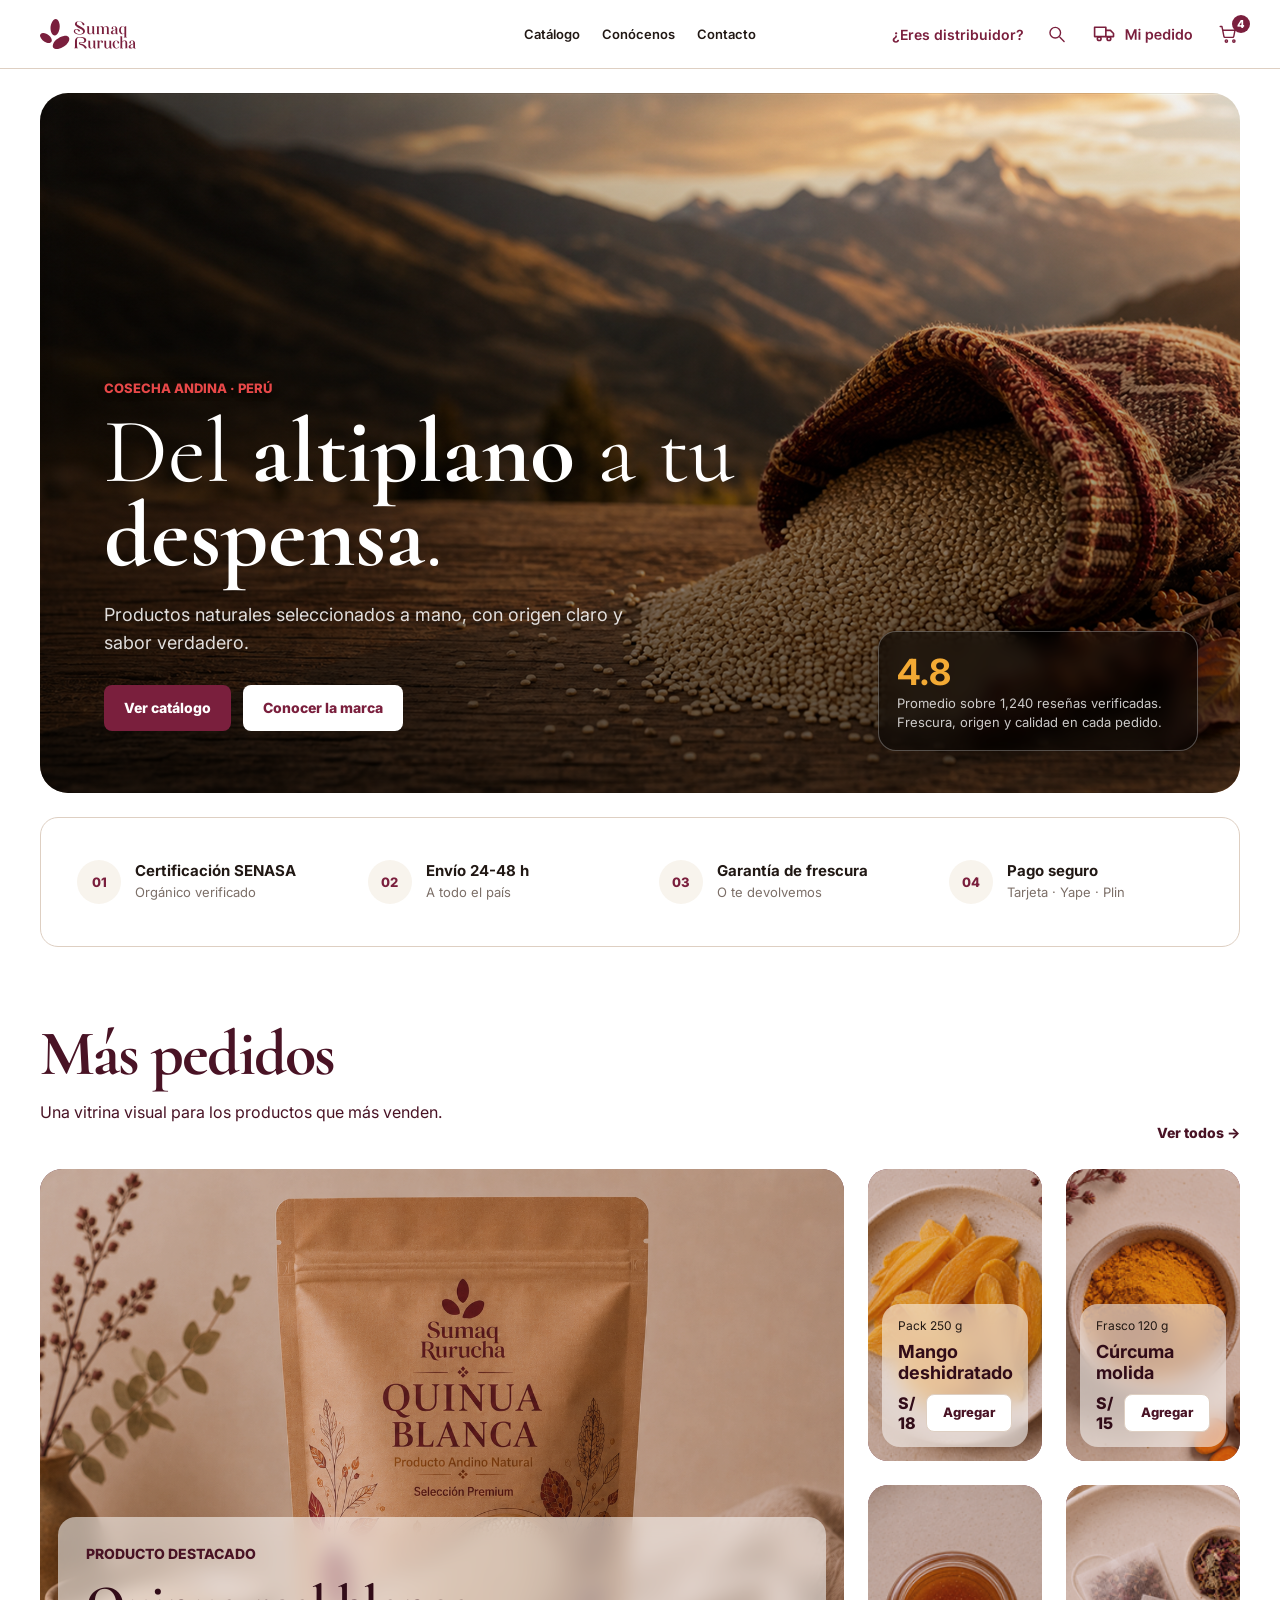
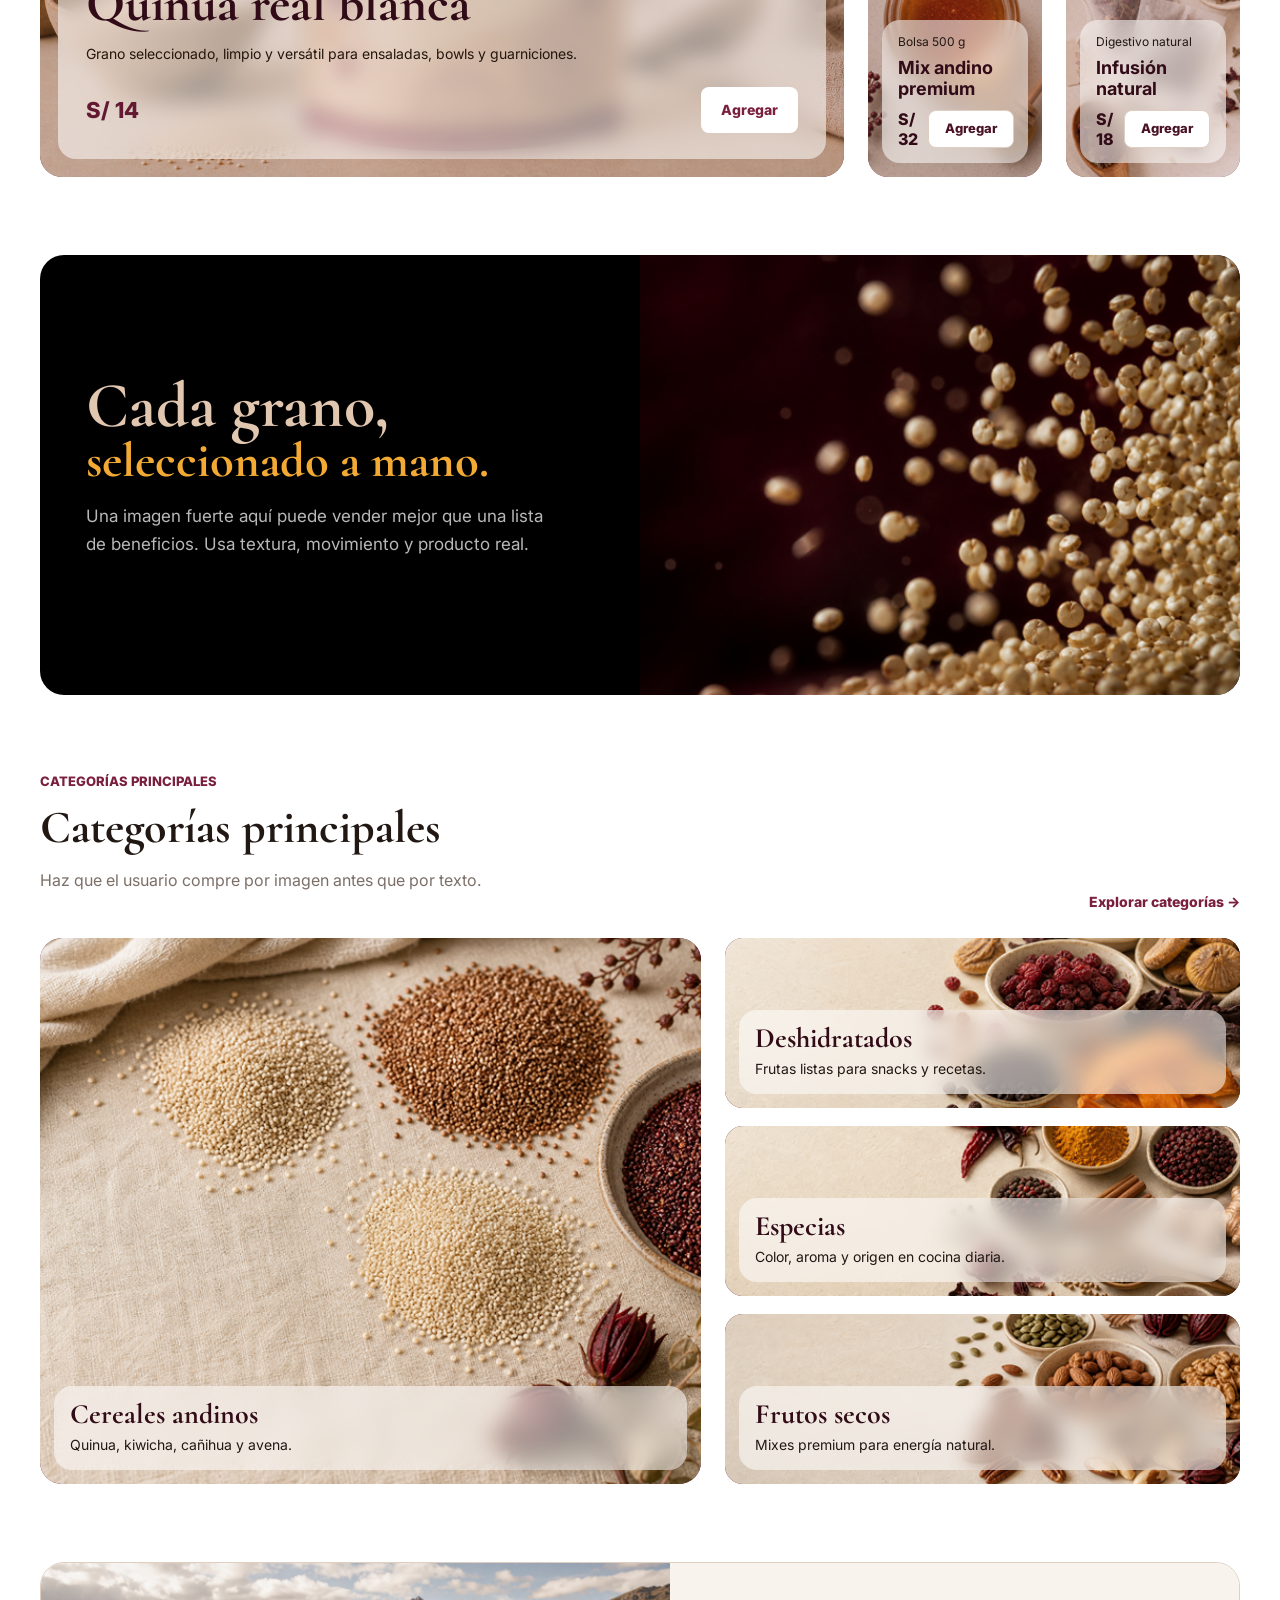
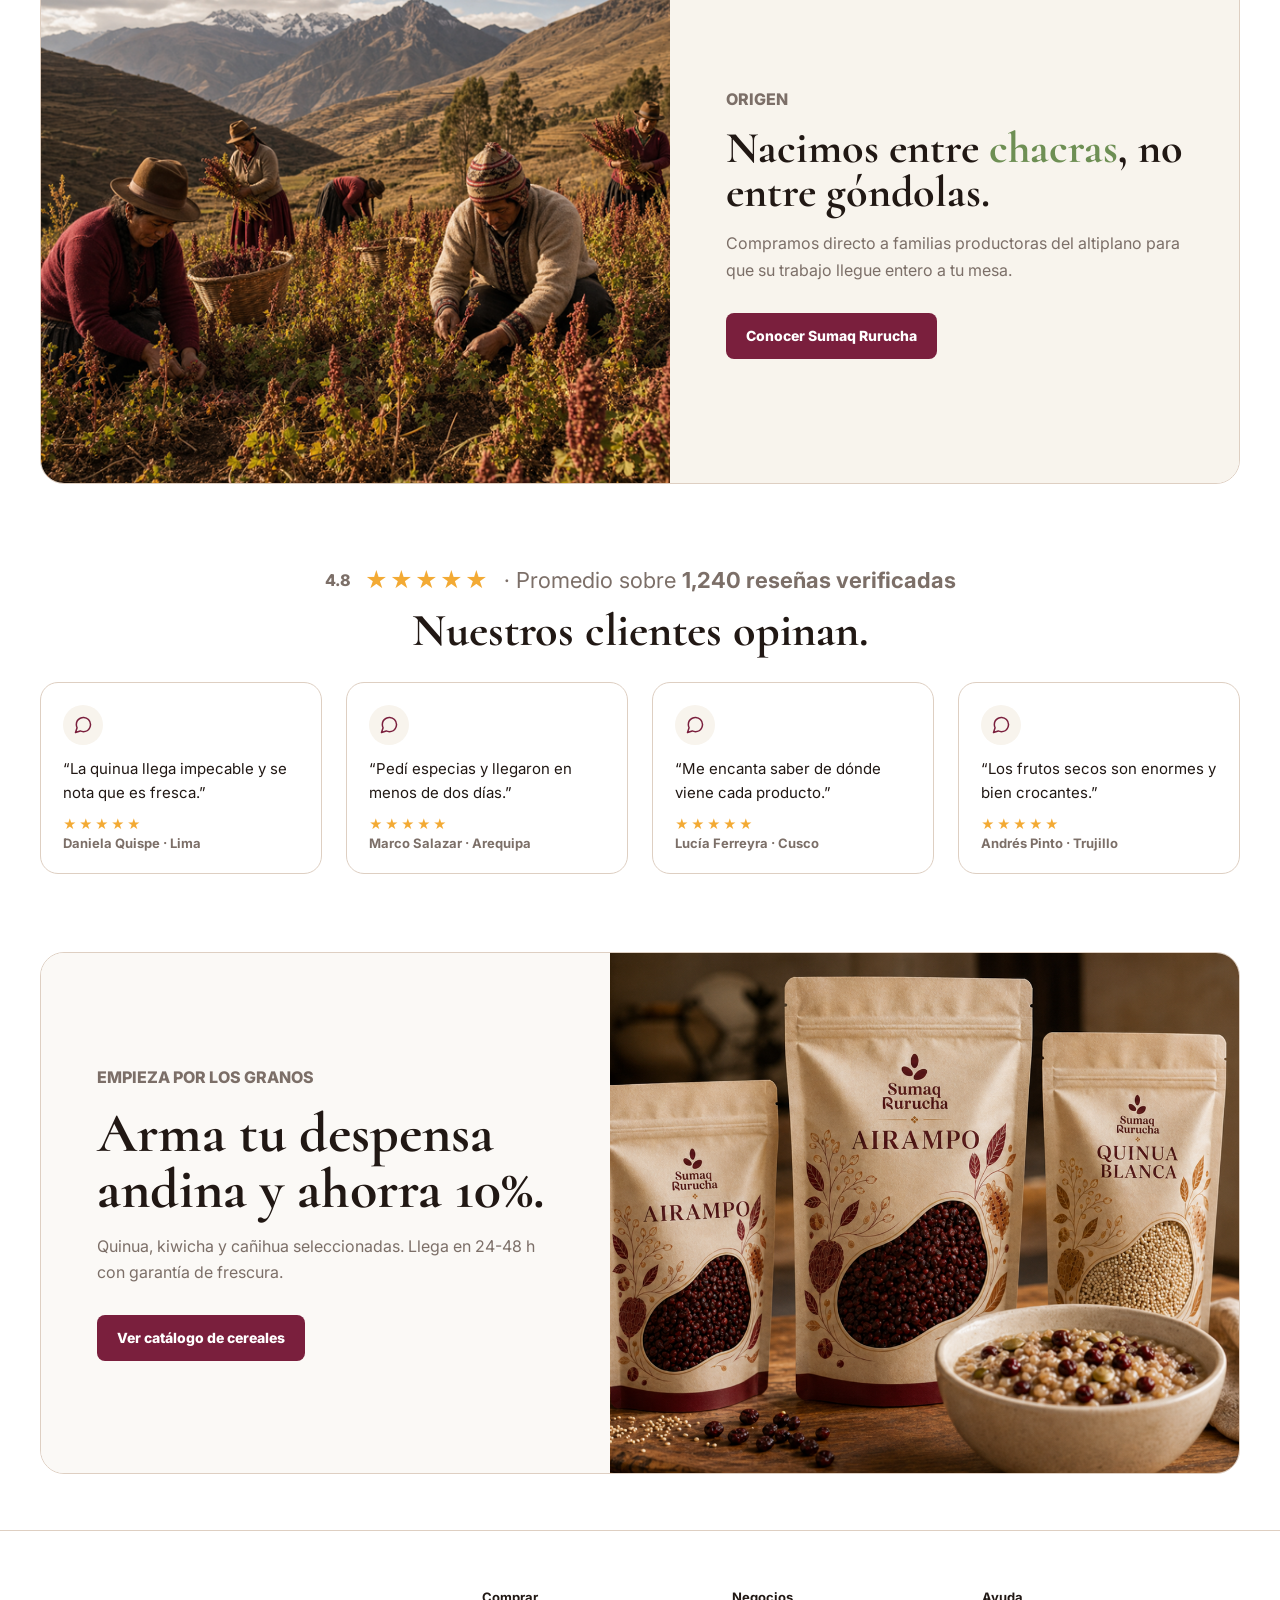
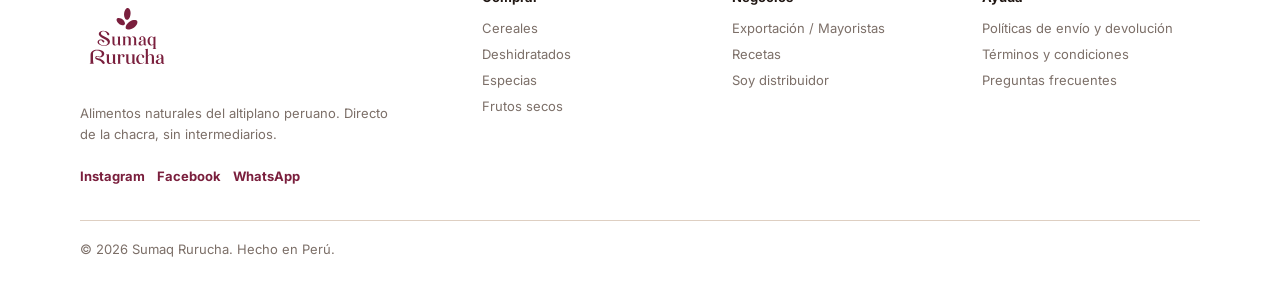
<file: index.html>
﻿<!DOCTYPE html>
<html lang="es">
<head>
  <meta charset="UTF-8">
  <meta name="viewport" content="width=device-width, initial-scale=1.0">
  <title>Sumaq Rurucha</title>
  <link rel="preconnect" href="https://fonts.googleapis.com">
  <link rel="preconnect" href="https://fonts.gstatic.com" crossorigin>
  <link href="https://fonts.googleapis.com/css2?family=Cormorant:wght@400;700&family=Inter:wght@400;600;700;800&display=swap" rel="stylesheet">
  <link rel="stylesheet" href="css/styles.css">
</head>
<body>
  <header data-nav></header>

  <main>
    <section class="home-hero" aria-labelledby="home-title">
      <div class="home-hero__content">
        <p class="eyebrow eyebrow--hero">COSECHA ANDINA &middot; PER&Uacute;</p>
        <h1 id="home-title">Del <strong>altiplano</strong> a tu <strong>despensa</strong>.</h1>
        <p>Productos naturales seleccionados a mano, con origen claro y sabor verdadero.</p>

        <div class="actions" aria-label="Acciones principales">
          <a class="button button--primary" href="catalogo.html">Ver cat&aacute;logo</a>
          <a class="button button--secondary" href="nosotros.html">Conocer la marca</a>
        </div>
      </div>

      <aside class="rating-card" aria-label="Valoraci&oacute;n de clientes">
        <strong>4.8</strong>
        <span>Promedio sobre 1,240 rese&ntilde;as verificadas. Frescura, origen y calidad en cada pedido.</span>
      </aside>
    </section>

    <section class="features-bar" aria-label="Beneficios de compra">
      <article>
        <span aria-hidden="true">01</span>
        <div>
          <h2>Certificaci&oacute;n SENASA</h2>
          <p>Org&aacute;nico verificado</p>
        </div>
      </article>
      <article>
        <span aria-hidden="true">02</span>
        <div>
          <h2>Env&iacute;o 24-48 h</h2>
          <p>A todo el pa&iacute;s</p>
        </div>
      </article>
      <article>
        <span aria-hidden="true">03</span>
        <div>
          <h2>Garant&iacute;a de frescura</h2>
          <p>O te devolvemos</p>
        </div>
      </article>
      <article>
        <span aria-hidden="true">04</span>
        <div>
          <h2>Pago seguro</h2>
          <p>Tarjeta &middot; Yape &middot; Plin</p>
        </div>
      </article>
    </section>

    <section class="section most-ordered" aria-labelledby="most-ordered-title">
      <div class="section-heading section-heading--split">
        <div>
          <h2 id="most-ordered-title" class="most-ordered__title">M&aacute;s pedidos</h2>
          <p>Una vitrina visual para los productos que m&aacute;s venden.</p>
        </div>
        <a href="catalogo.html">Ver todos &rarr;</a>
      </div>

      <div class="product-layout">
        <article class="featured-product">
          <a href="producto.html?slug=quinua-real-blanca"><img src="assets/img/home/02-producto-destacado.png" alt="Quinua real blanca"></a>
          <div>
            <p class="eyebrow">Producto destacado</p>
            <h3>Quinua real blanca</h3>
            <p>Grano seleccionado, limpio y vers&aacute;til para ensaladas, bowls y guarniciones.</p>
            <div class="product-action">
              <strong>S/ 14</strong>
              <a class="button button--light" href="carrito.html" data-add-to-cart data-cart-slug="quinua-real-blanca" data-cart-redirect="stay">Agregar</a>
            </div>
          </div>
        </article>

        <div class="mini-products" aria-label="Productos secundarios">
          <article>
            <a href="producto.html?slug=mango-deshidratado"><img src="assets/img/home/03-mini-mango-deshidratado.png" alt="Mango deshidratado"></a>
            <div class="mini-products__panel">
              <span>Pack 250 g</span>
              <h3>Mango deshidratado</h3>
              <div class="mini-products__row">
                <strong>S/ 18</strong>
                <a class="button button--mini" href="carrito.html" data-add-to-cart data-cart-slug="mango-deshidratado" data-cart-redirect="stay">Agregar</a>
              </div>
            </div>
          </article>
          <article>
            <a href="producto.html?slug=curcuma-molida"><img src="assets/img/home/04-mini-curcuma.png" alt="C&uacute;rcuma molida"></a>
            <div class="mini-products__panel">
              <span>Frasco 120 g</span>
              <h3>C&uacute;rcuma molida</h3>
              <div class="mini-products__row">
                <strong>S/ 15</strong>
                <a class="button button--mini" href="carrito.html" data-add-to-cart data-cart-slug="curcuma-molida" data-cart-redirect="stay">Agregar</a>
              </div>
            </div>
          </article>
          <article>
            <a href="producto.html?slug=mix-andino-premium"><img src="assets/img/home/05-mini-miel-andina.png" alt="Mix andino premium"></a>
            <div class="mini-products__panel">
              <span>Bolsa 500 g</span>
              <h3>Mix andino premium</h3>
              <div class="mini-products__row">
                <strong>S/ 32</strong>
                <a class="button button--mini" href="carrito.html" data-add-to-cart data-cart-slug="mix-andino-premium" data-cart-redirect="stay">Agregar</a>
              </div>
            </div>
          </article>
          <article>
            <a href="producto.html?slug=infusion-natural"><img src="assets/img/home/06-mini-infusion.png" alt="Infusi&oacute;n natural"></a>
            <div class="mini-products__panel">
              <span>Digestivo natural</span>
              <h3>Infusi&oacute;n natural</h3>
              <div class="mini-products__row">
                <strong>S/ 18</strong>
                <a class="button button--mini" href="carrito.html" data-add-to-cart data-cart-slug="infusion-natural" data-cart-redirect="stay">Agregar</a>
              </div>
            </div>
          </article>
        </div>
      </div>
    </section>

    <section class="brand-manifesto" aria-labelledby="manifesto-title">
      <div>
        <h2 id="manifesto-title"><span class="brand-manifesto__highlight">Cada grano,</span><span class="brand-manifesto__accent">seleccionado a mano.</span></h2>
        <p>Una imagen fuerte aqu&iacute; puede vender mejor que una lista de beneficios. Usa textura, movimiento y producto real.</p>
      </div>
      <img src="assets/img/home/07-macro-campana-granos.png" alt="Granos andinos seleccionados">
    </section>

    <section class="section categories" aria-labelledby="categories-title">
      <div class="section-heading section-heading--split">
        <div>
          <p class="eyebrow">CATEGOR&Iacute;AS PRINCIPALES</p>
          <h2 id="categories-title">Categor&iacute;as principales</h2>
          <p>Haz que el usuario compre por imagen antes que por texto.</p>
        </div>
        <a href="catalogo.html">Explorar categor&iacute;as &rarr;</a>
      </div>

      <div class="category-layout">
        <a class="category-card category-card--featured" href="catalogo.html">
          <img src="assets/img/home/08-categoria-cereales.png" alt="Cereales andinos">
          <div class="category-card__panel">
            <span>Cereales andinos</span>
            <strong>Quinua, kiwicha, ca&ntilde;ihua y avena.</strong>
          </div>
        </a>
        <div class="category-stack">
          <a class="category-card" href="catalogo.html">
            <img src="assets/img/home/09-categoria-deshidratados.png" alt="Deshidratados">
            <div class="category-card__panel">
              <span>Deshidratados</span>
              <strong>Frutas listas para snacks y recetas.</strong>
            </div>
          </a>
          <a class="category-card" href="catalogo.html">
            <img src="assets/img/home/10-categoria-especias.png" alt="Especias">
            <div class="category-card__panel">
              <span>Especias</span>
              <strong>Color, aroma y origen en cocina diaria.</strong>
            </div>
          </a>
          <a class="category-card" href="catalogo.html">
            <img src="assets/img/home/11-categoria-frutos-secos.png" alt="Frutos secos">
            <div class="category-card__panel">
              <span>Frutos secos</span>
              <strong>Mixes premium para energ&iacute;a natural.</strong>
            </div>
          </a>
        </div>
      </div>
    </section>

    <section class="origin-story" aria-labelledby="origin-title">
      <img src="assets/img/home/12-origen-chacras.png" alt="Chacras andinas de origen">
      <div>
        <p class="eyebrow">ORIGEN</p>
        <h2 id="origin-title">Nacimos entre <span>chacras</span>, no entre g&oacute;ndolas.</h2>
        <p>Compramos directo a familias productoras del altiplano para que su trabajo llegue entero a tu mesa.</p>
        <a class="button button--primary" href="nosotros.html">Conocer Sumaq Rurucha</a>
      </div>
    </section>

    <section class="section testimonials" aria-labelledby="testimonials-title">
      <div class="section-heading section-heading--center">
        <p class="review-score">4.8 <span class="review-score__stars" aria-hidden="true">&#9733;&#9733;&#9733;&#9733;&#9733;</span> <span>&middot; Promedio sobre <strong>1,240 rese&ntilde;as verificadas</strong></span></p>
        <h2 id="testimonials-title">Nuestros clientes opinan.</h2>
      </div>

      <div class="testimonial-grid">
        <article>
          <span class="testimonial-icon" aria-hidden="true">
            <svg viewBox="0 0 24 24" width="20" height="20" fill="none" stroke="currentColor" stroke-width="1.8" stroke-linecap="round" stroke-linejoin="round"><path d="M21 11.5a8.38 8.38 0 0 1-.9 3.8 8.5 8.5 0 0 1-7.6 4.7 8.38 8.38 0 0 1-3.8-.9L3 21l1.9-5.7a8.38 8.38 0 0 1-.9-3.8 8.5 8.5 0 0 1 4.7-7.6 8.38 8.38 0 0 1 3.8-.9h.5a8.48 8.48 0 0 1 8 8v.5z"/></svg>
          </span>
          <p>&ldquo;La quinua llega impecable y se nota que es fresca.&rdquo;</p>
          <footer>
            <span class="testimonial-stars" aria-hidden="true">&#9733;&#9733;&#9733;&#9733;&#9733;</span>
            <span class="testimonial-author">Daniela Quispe &middot; Lima</span>
          </footer>
        </article>
        <article>
          <span class="testimonial-icon" aria-hidden="true">
            <svg viewBox="0 0 24 24" width="20" height="20" fill="none" stroke="currentColor" stroke-width="1.8" stroke-linecap="round" stroke-linejoin="round"><path d="M21 11.5a8.38 8.38 0 0 1-.9 3.8 8.5 8.5 0 0 1-7.6 4.7 8.38 8.38 0 0 1-3.8-.9L3 21l1.9-5.7a8.38 8.38 0 0 1-.9-3.8 8.5 8.5 0 0 1 4.7-7.6 8.38 8.38 0 0 1 3.8-.9h.5a8.48 8.48 0 0 1 8 8v.5z"/></svg>
          </span>
          <p>&ldquo;Ped&iacute; especias y llegaron en menos de dos d&iacute;as.&rdquo;</p>
          <footer>
            <span class="testimonial-stars" aria-hidden="true">&#9733;&#9733;&#9733;&#9733;&#9733;</span>
            <span class="testimonial-author">Marco Salazar &middot; Arequipa</span>
          </footer>
        </article>
        <article>
          <span class="testimonial-icon" aria-hidden="true">
            <svg viewBox="0 0 24 24" width="20" height="20" fill="none" stroke="currentColor" stroke-width="1.8" stroke-linecap="round" stroke-linejoin="round"><path d="M21 11.5a8.38 8.38 0 0 1-.9 3.8 8.5 8.5 0 0 1-7.6 4.7 8.38 8.38 0 0 1-3.8-.9L3 21l1.9-5.7a8.38 8.38 0 0 1-.9-3.8 8.5 8.5 0 0 1 4.7-7.6 8.38 8.38 0 0 1 3.8-.9h.5a8.48 8.48 0 0 1 8 8v.5z"/></svg>
          </span>
          <p>&ldquo;Me encanta saber de d&oacute;nde viene cada producto.&rdquo;</p>
          <footer>
            <span class="testimonial-stars" aria-hidden="true">&#9733;&#9733;&#9733;&#9733;&#9733;</span>
            <span class="testimonial-author">Luc&iacute;a Ferreyra &middot; Cusco</span>
          </footer>
        </article>
        <article>
          <span class="testimonial-icon" aria-hidden="true">
            <svg viewBox="0 0 24 24" width="20" height="20" fill="none" stroke="currentColor" stroke-width="1.8" stroke-linecap="round" stroke-linejoin="round"><path d="M21 11.5a8.38 8.38 0 0 1-.9 3.8 8.5 8.5 0 0 1-7.6 4.7 8.38 8.38 0 0 1-3.8-.9L3 21l1.9-5.7a8.38 8.38 0 0 1-.9-3.8 8.5 8.5 0 0 1 4.7-7.6 8.38 8.38 0 0 1 3.8-.9h.5a8.48 8.48 0 0 1 8 8v.5z"/></svg>
          </span>
          <p>&ldquo;Los frutos secos son enormes y bien crocantes.&rdquo;</p>
          <footer>
            <span class="testimonial-stars" aria-hidden="true">&#9733;&#9733;&#9733;&#9733;&#9733;</span>
            <span class="testimonial-author">Andr&eacute;s Pinto &middot; Trujillo</span>
          </footer>
        </article>
      </div>
    </section>

    <section class="promo-bundle" aria-labelledby="promo-title">
      <div>
        <p class="eyebrow">EMPIEZA POR LOS GRANOS</p>
        <h2 id="promo-title">Arma tu despensa andina y ahorra 10%.</h2>
        <p>Quinua, kiwicha y ca&ntilde;ihua seleccionadas. Llega en 24-48 h con garant&iacute;a de frescura.</p>
        <a class="button button--danger" href="catalogo.html">Ver cat&aacute;logo de cereales</a>
      </div>
      <img src="assets/img/home/13-cta-despensa-andina.png" alt="Despensa andina con productos Sumaq Rurucha">
    </section>
  </main>

  <div data-footer></div>

  <script src="js/productos-data.js"></script>
  <script src="js/main.js"></script>
</body>
</html>
</file>
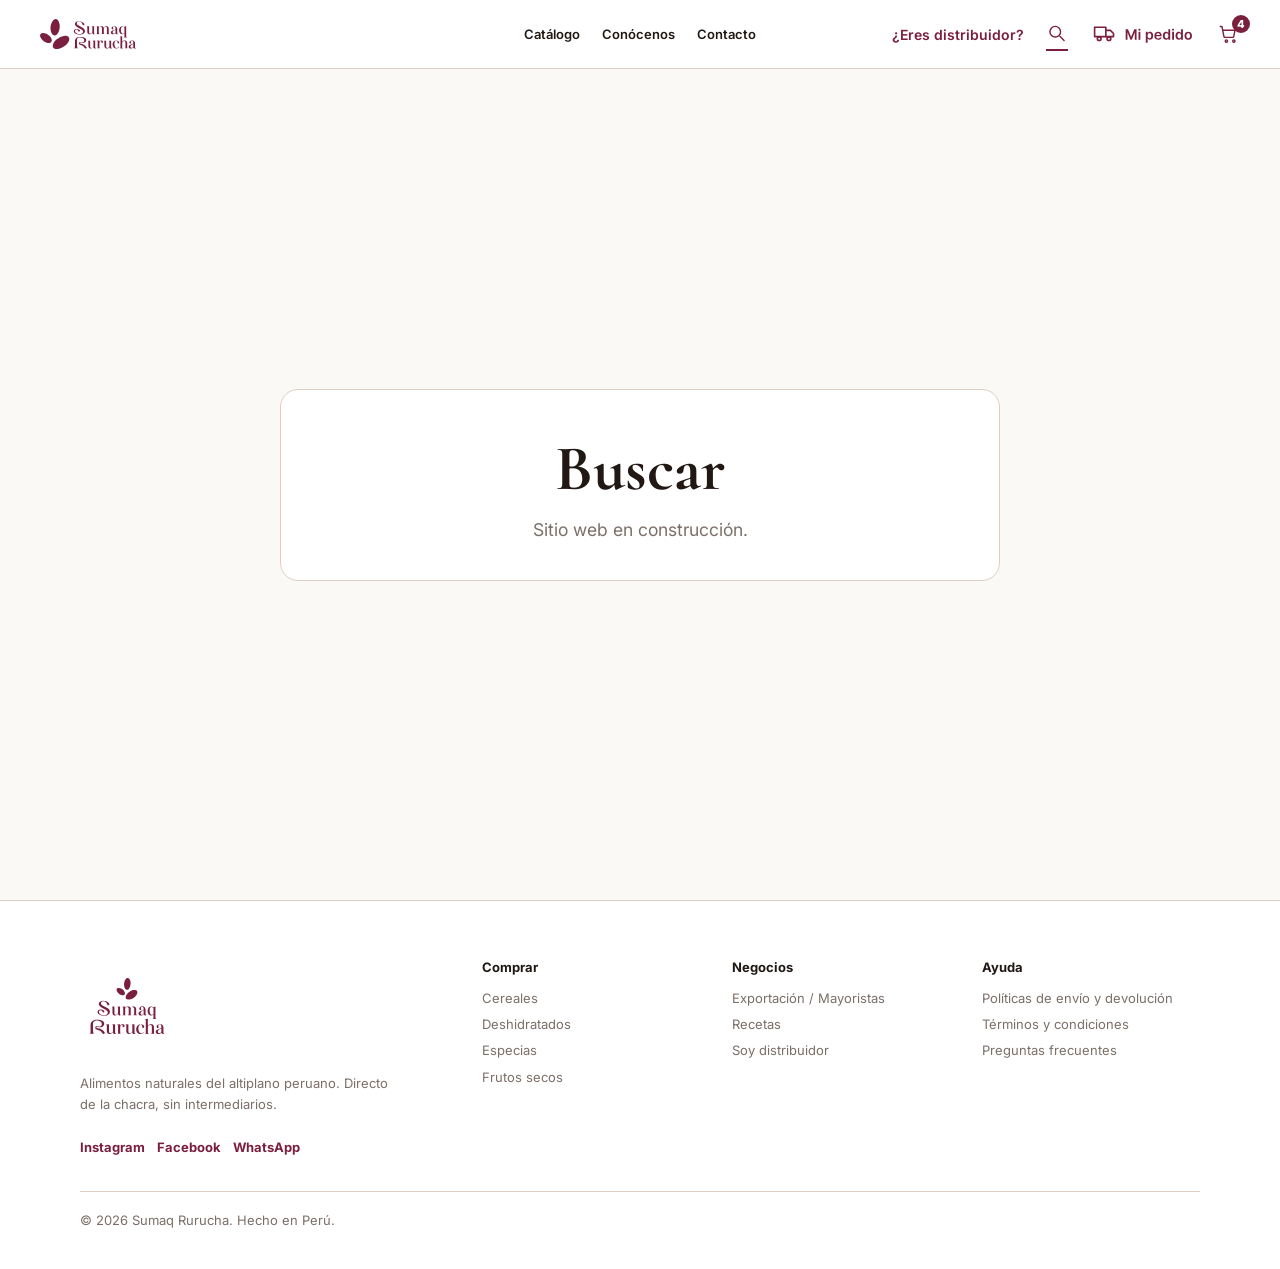
<file: buscador.html>
﻿<!DOCTYPE html>
<html lang="es">
<head>
  <meta charset="UTF-8">
  <meta name="viewport" content="width=device-width, initial-scale=1.0">
  <title>Buscar - Sumaq Rurucha</title>
  <link rel="preconnect" href="https://fonts.googleapis.com">
  <link rel="preconnect" href="https://fonts.gstatic.com" crossorigin>
  <link href="https://fonts.googleapis.com/css2?family=Cormorant:wght@400;700&family=Inter:wght@400;600;700;800&display=swap" rel="stylesheet">
  <link rel="stylesheet" href="css/styles.css">
</head>
<body>
  <header data-nav></header>

  <main class="page">
    <section class="hero">
      <h1>Buscar</h1>
      <p>Sitio web en construcci&oacute;n.</p>
    </section>
  </main>

  <div data-footer></div>

  <script src="js/productos-data.js"></script>
  <script src="js/main.js"></script>
</body>
</html>
</file>
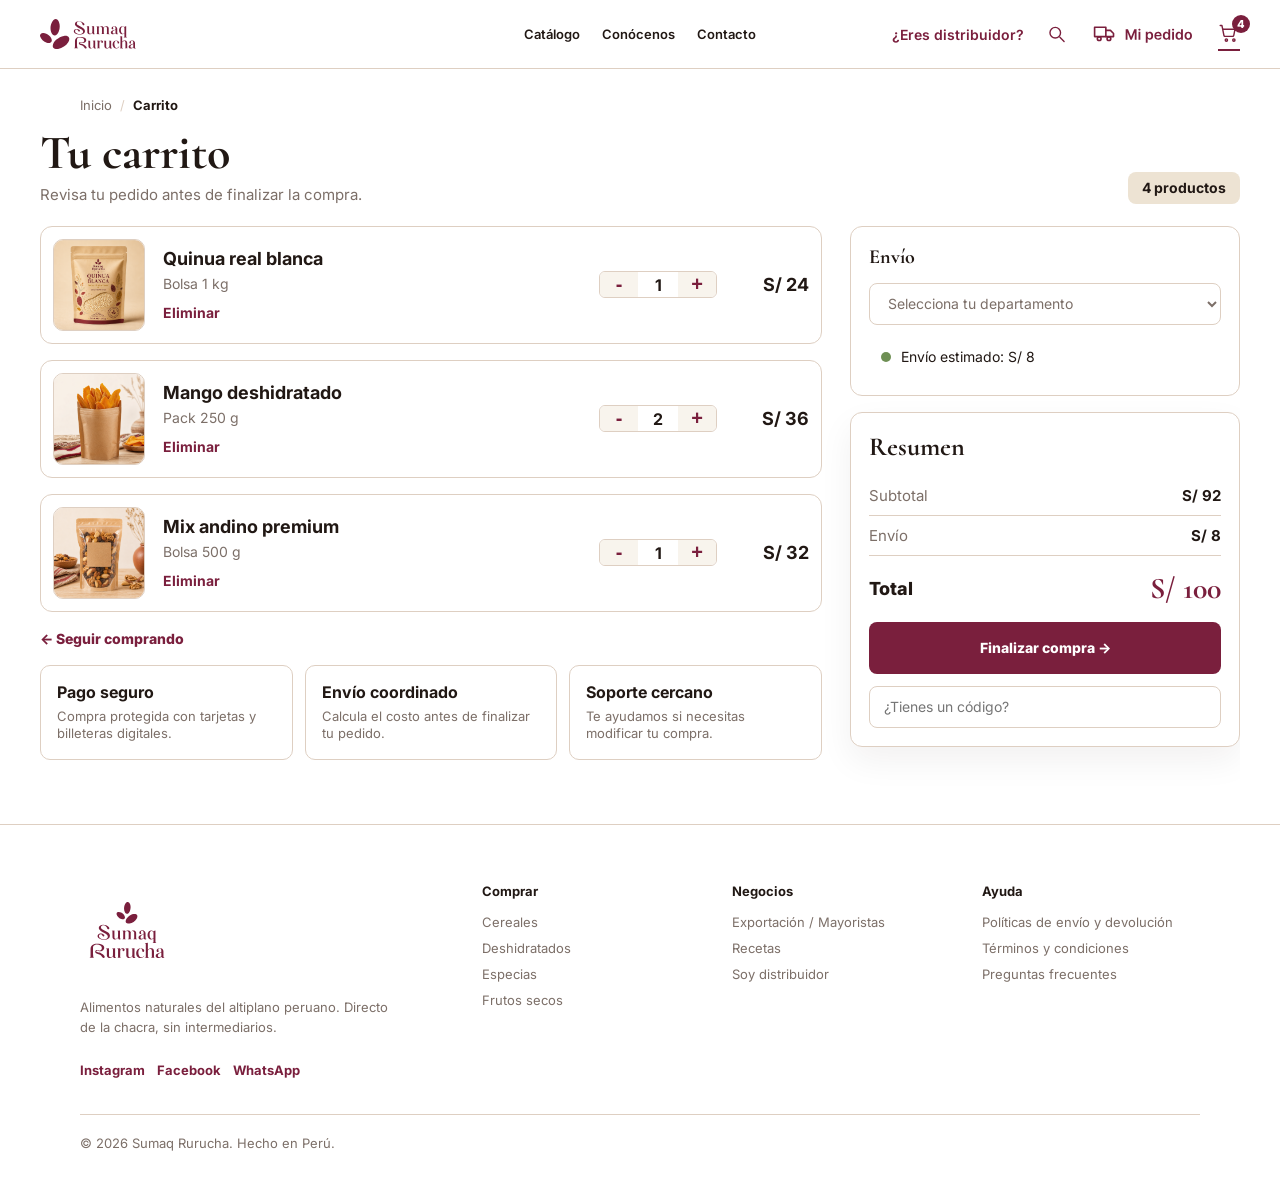
<file: carrito.html>
﻿<!DOCTYPE html>
<html lang="es">
<head>
  <meta charset="UTF-8">
  <meta name="viewport" content="width=device-width, initial-scale=1.0">
  <title>Carrito - Sumaq Rurucha</title>
  <link rel="preconnect" href="https://fonts.googleapis.com">
  <link rel="preconnect" href="https://fonts.gstatic.com" crossorigin>
  <link href="https://fonts.googleapis.com/css2?family=Cormorant:wght@400;700&family=Inter:wght@400;600;700;800&display=swap" rel="stylesheet">
  <link rel="stylesheet" href="css/styles.css">
</head>
<body>
  <header data-nav></header>

  <main class="cart-page" data-cart-page></main>

  <div data-footer></div>

  <script src="js/productos-data.js"></script>
  <script src="js/main.js"></script>
</body>
</html>
</file>
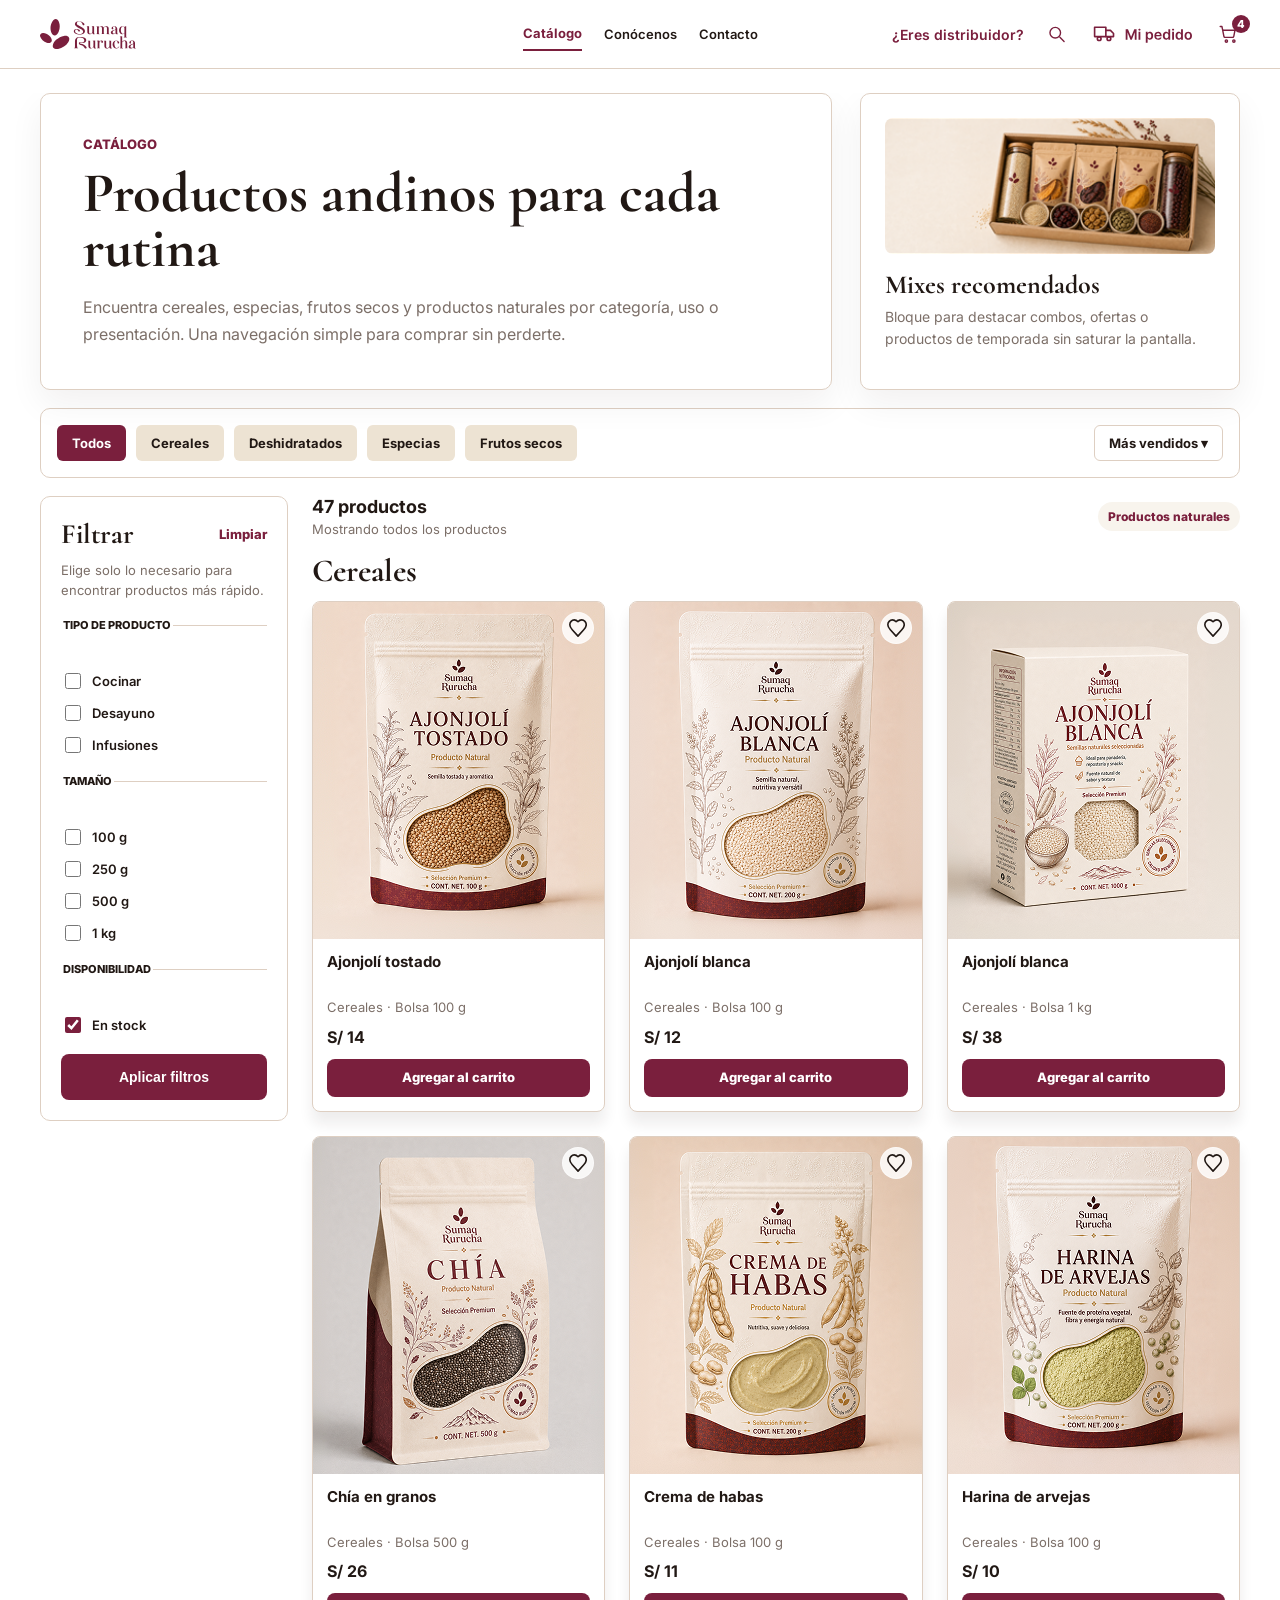
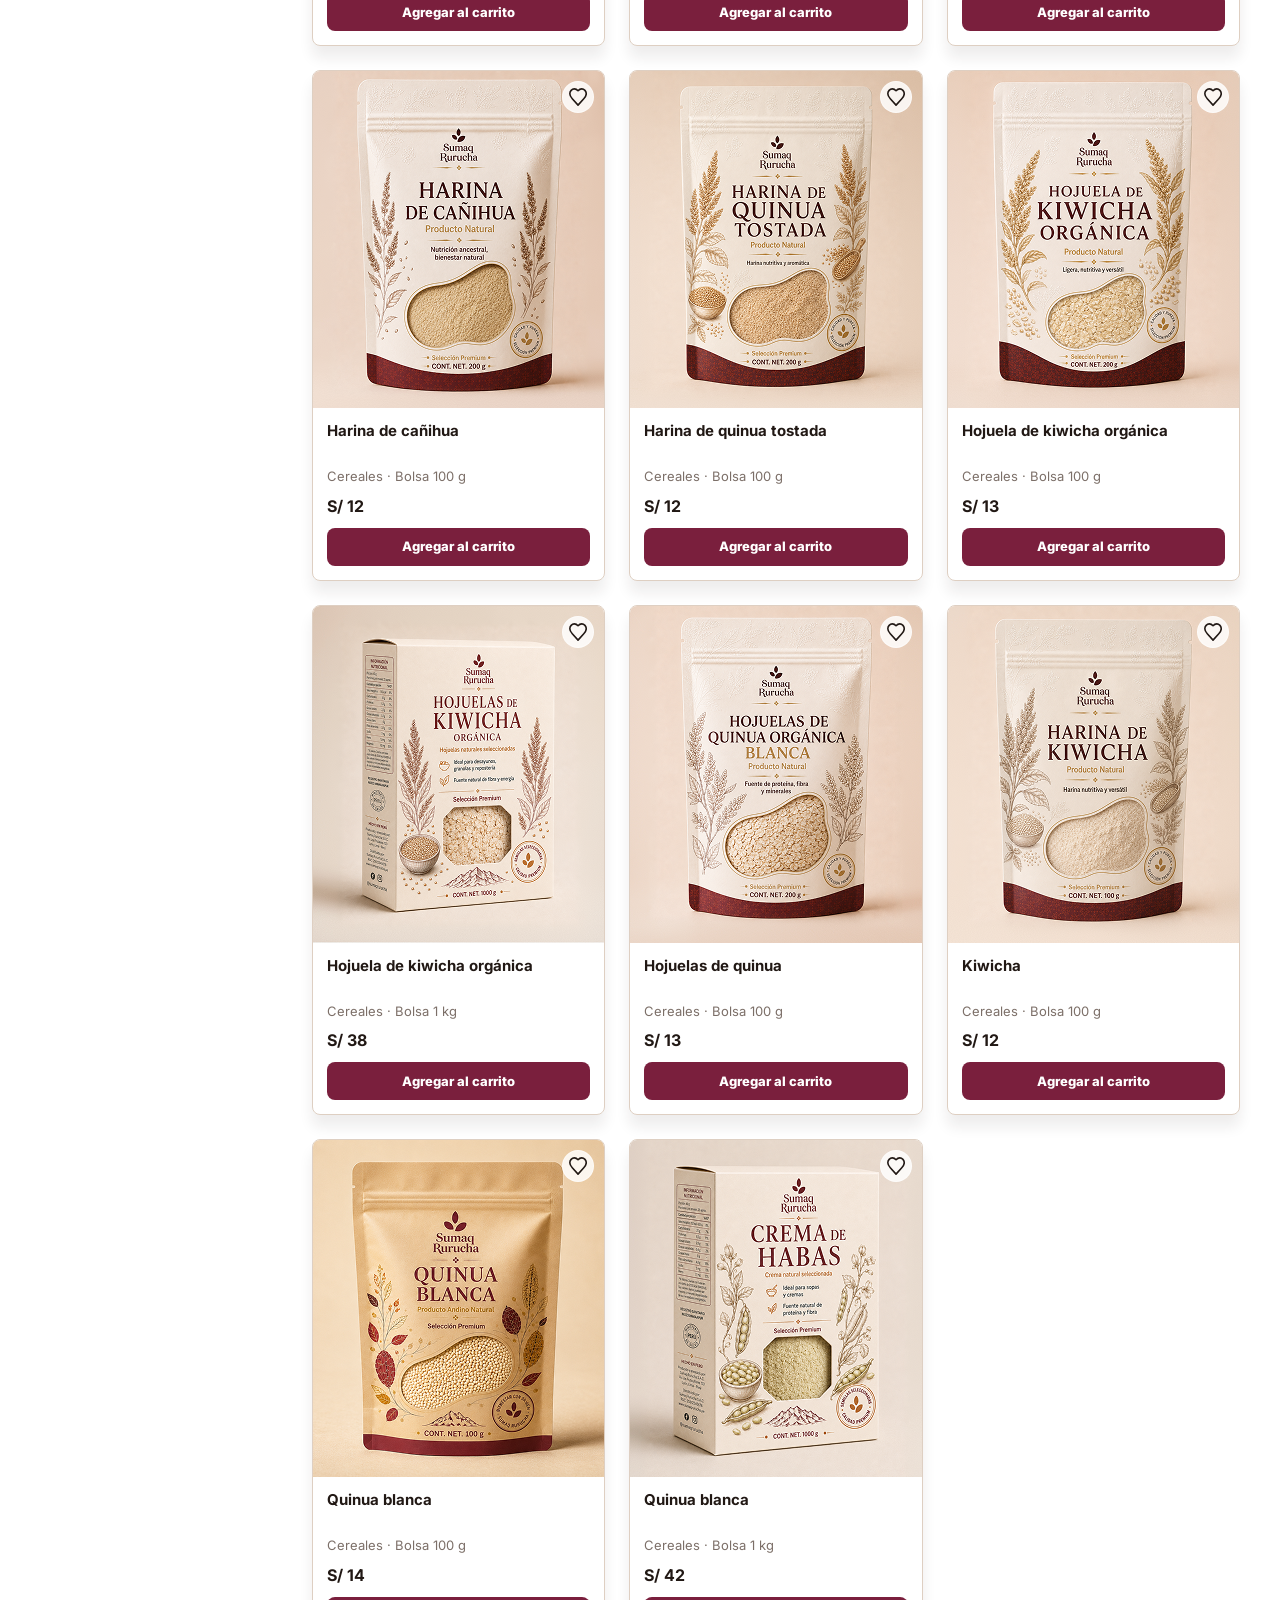
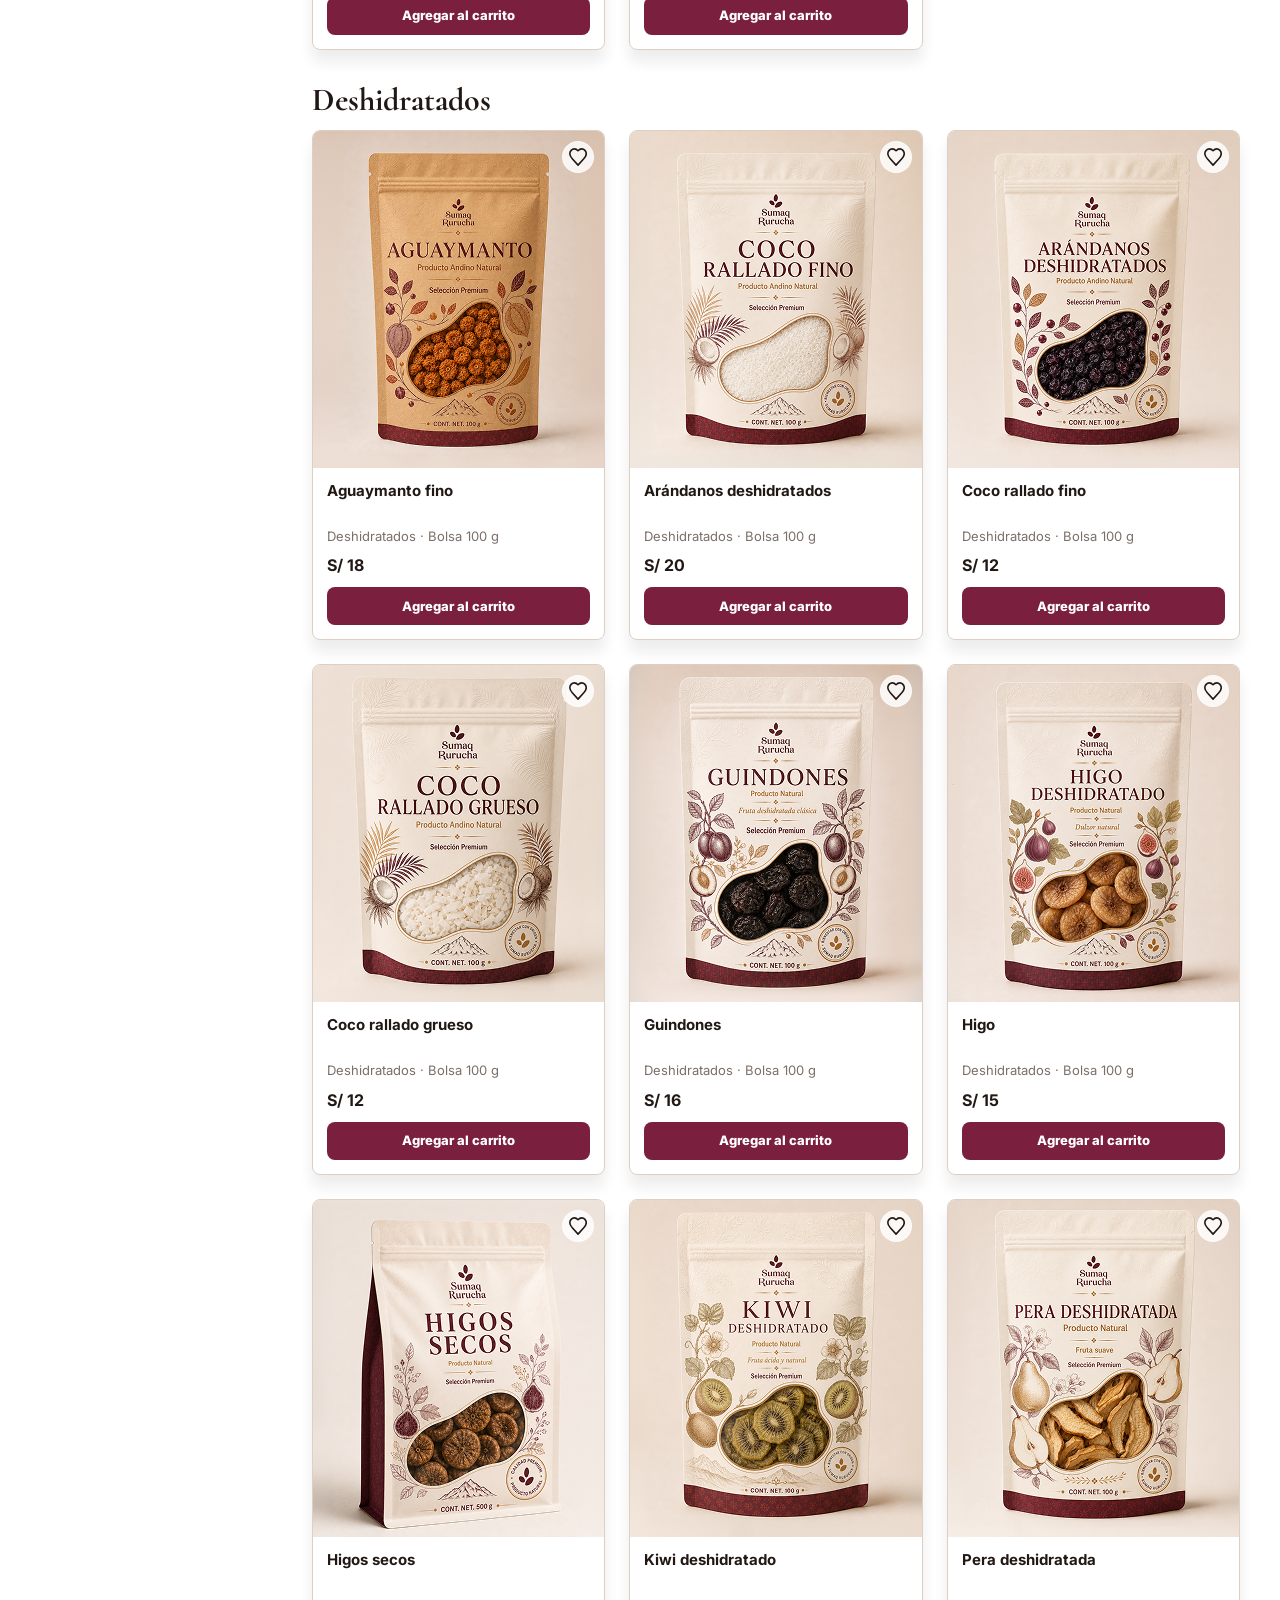
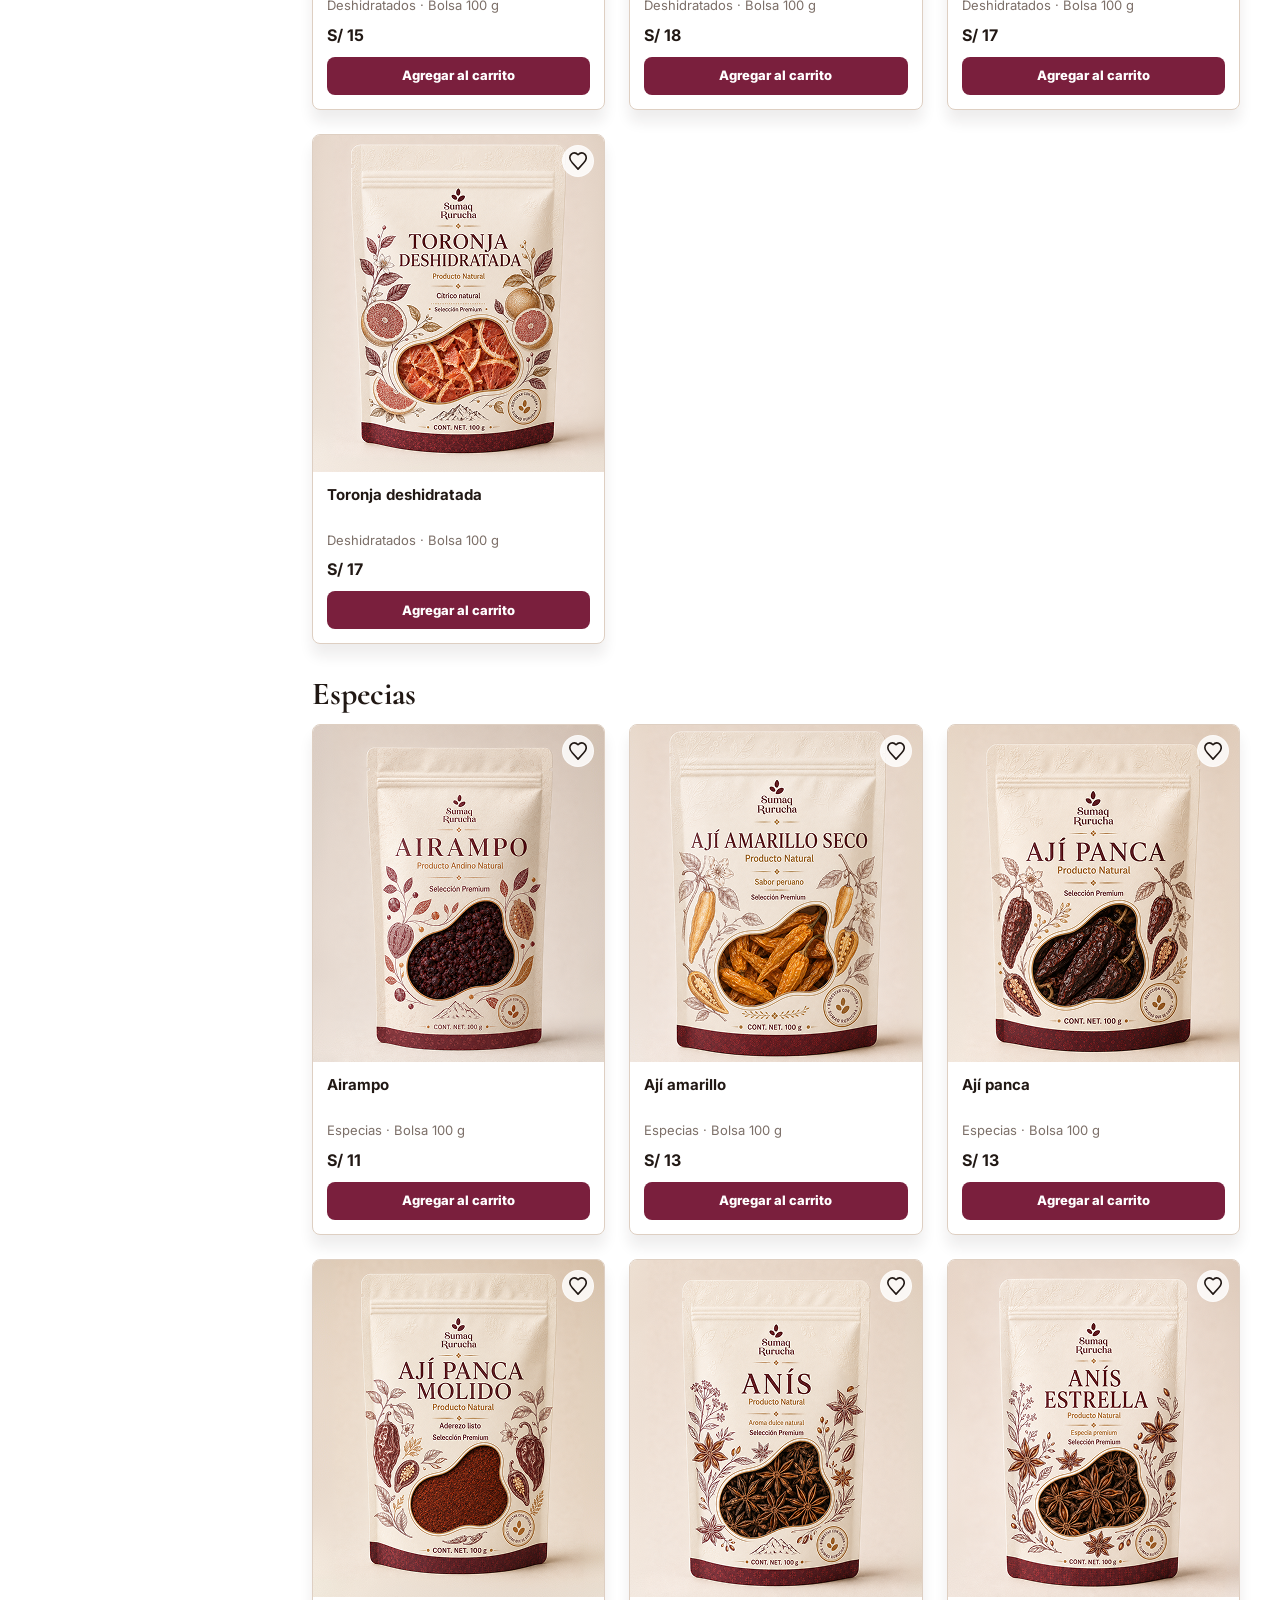
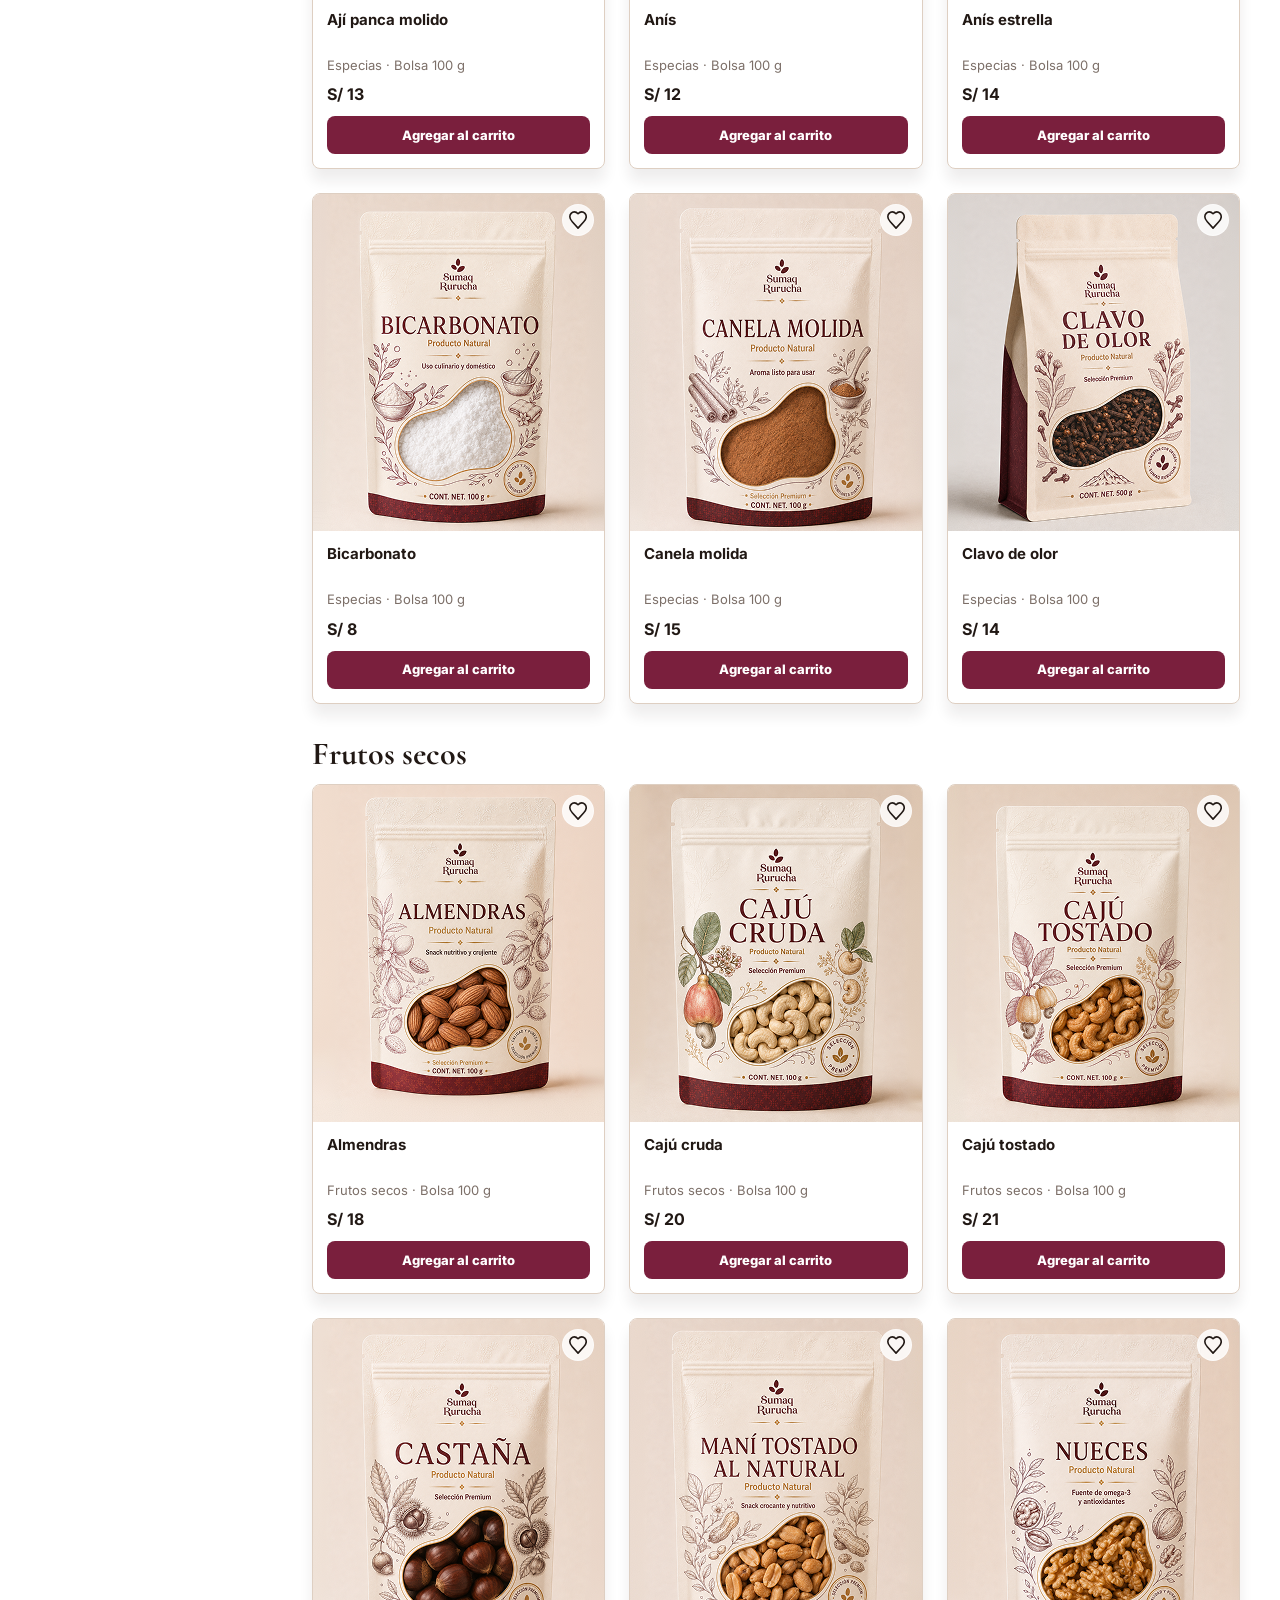
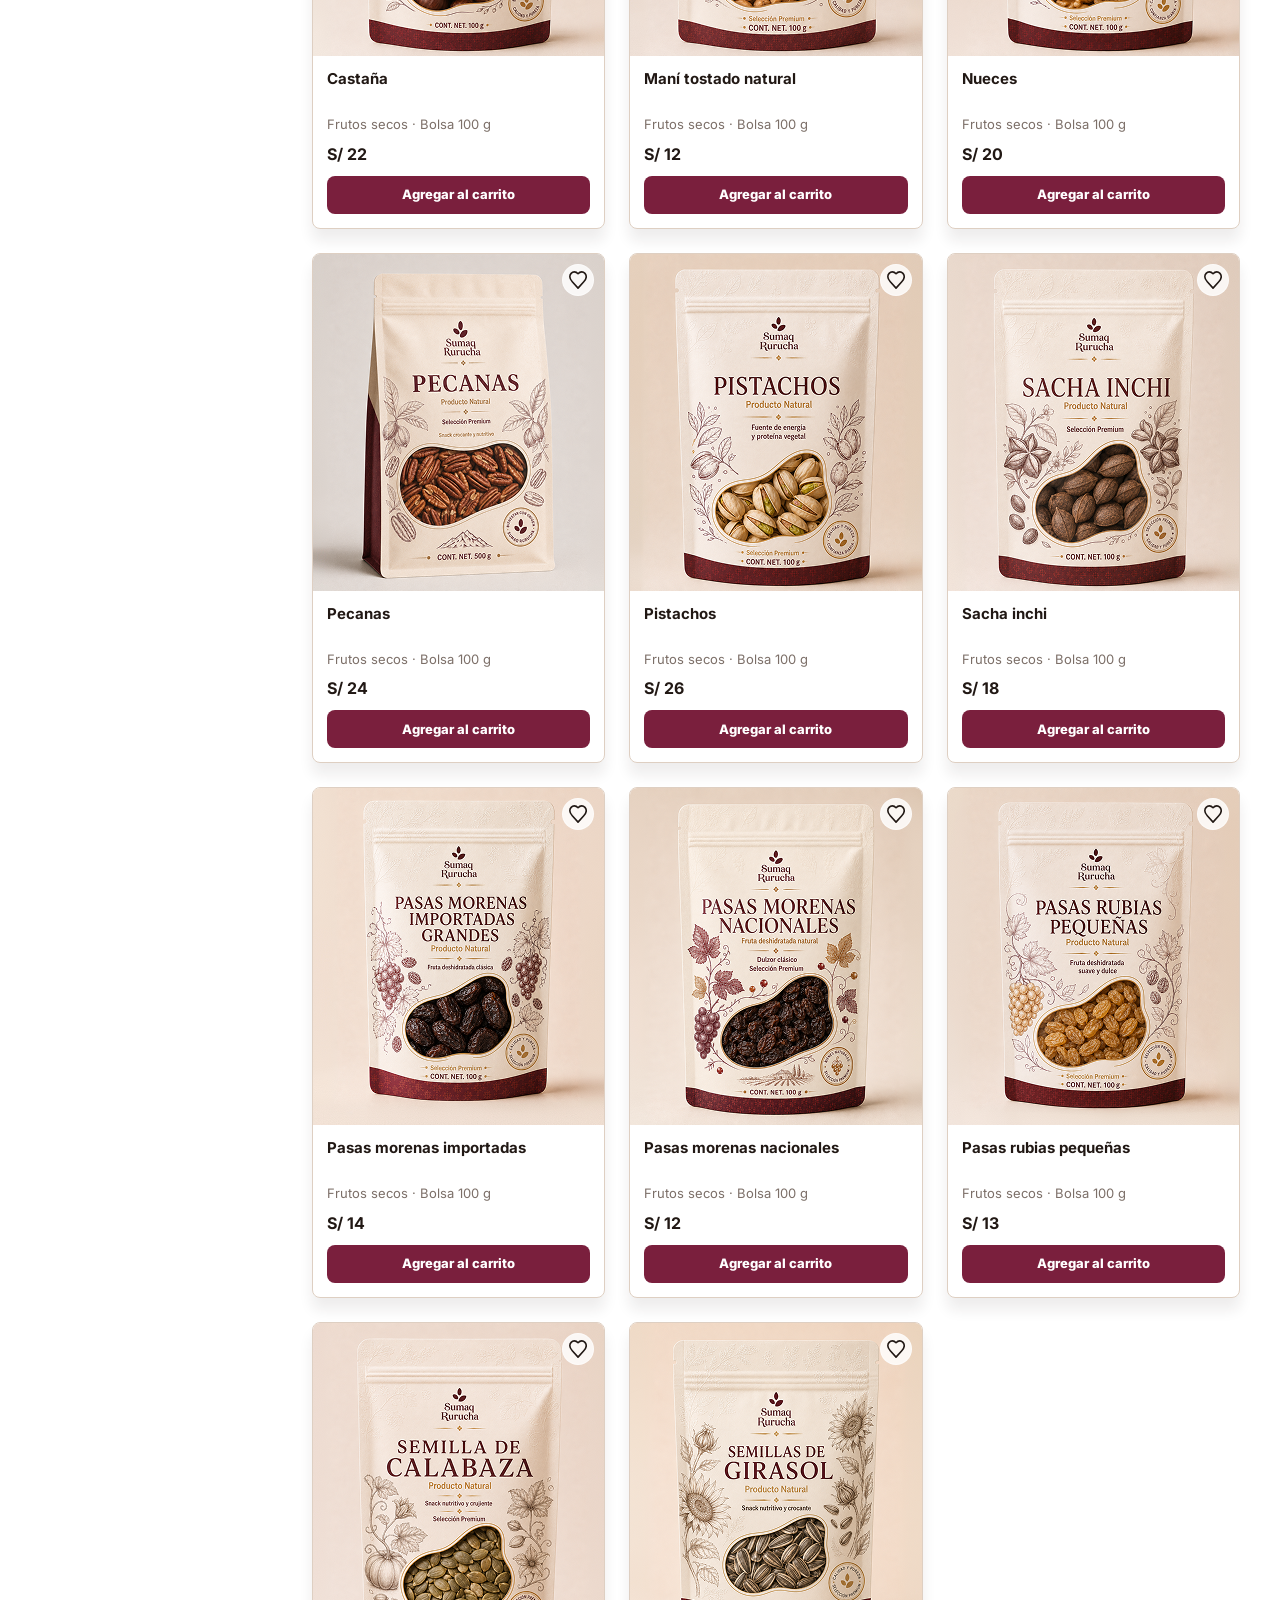
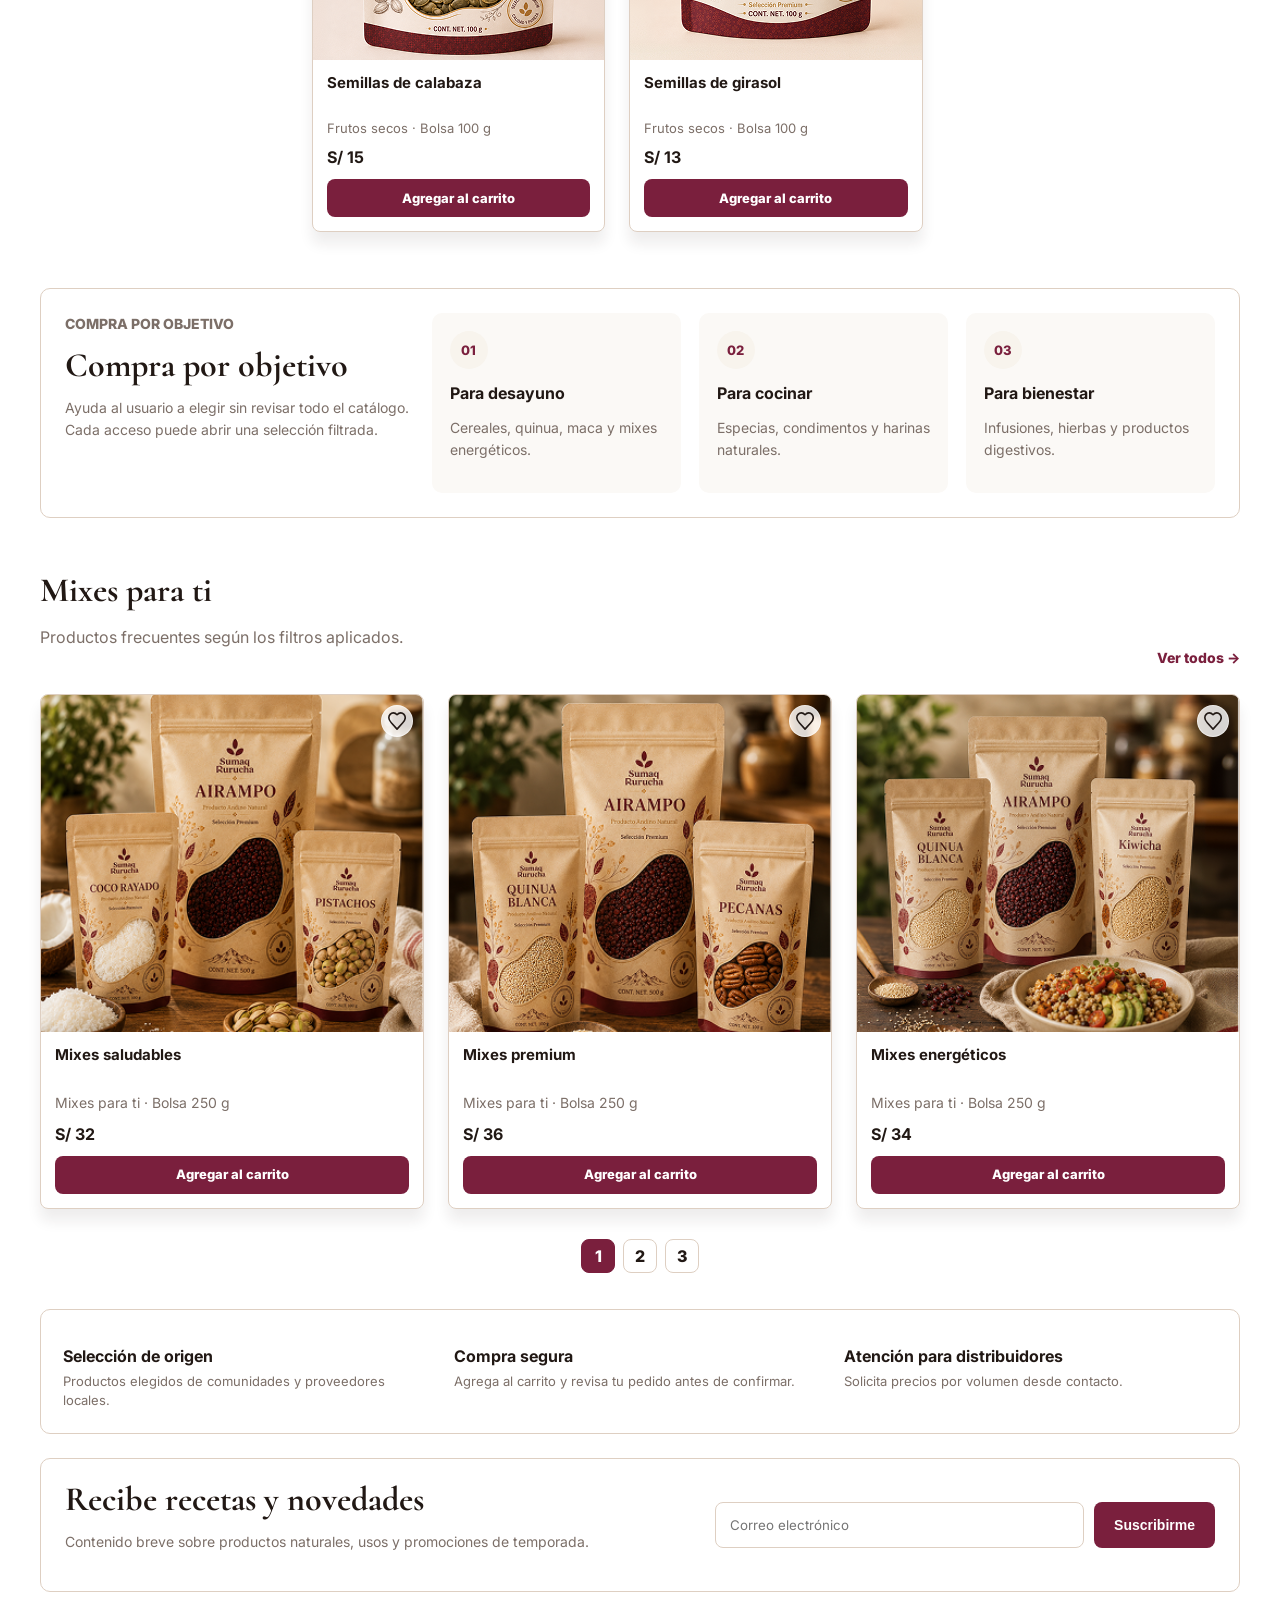
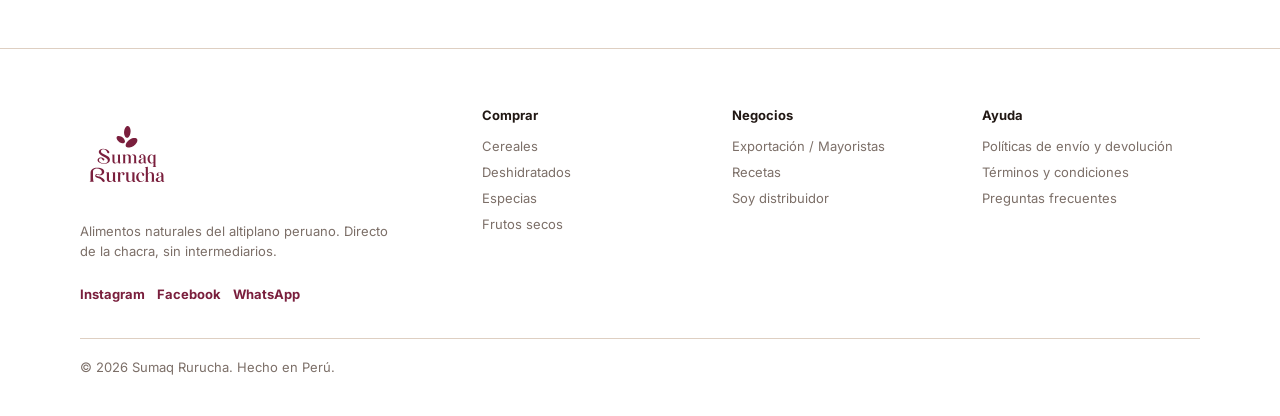
<file: catalogo.html>
<!DOCTYPE html>
<html lang="es">
<head>
  <meta charset="UTF-8">
  <meta name="viewport" content="width=device-width, initial-scale=1.0">
  <title>Cat&aacute;logo - Sumaq Rurucha</title>
  <link rel="preconnect" href="https://fonts.googleapis.com">
  <link rel="preconnect" href="https://fonts.gstatic.com" crossorigin>
  <link href="https://fonts.googleapis.com/css2?family=Cormorant:wght@400;700&family=Inter:wght@400;600;700;800&display=swap" rel="stylesheet">
  <link rel="stylesheet" href="css/styles.css">
</head>
<body>
  <header data-nav></header>

  <main class="catalog-page">
    <section class="catalog-hero" aria-labelledby="catalog-title">
      <div class="catalog-hero__main">
        <p class="eyebrow">CAT&Aacute;LOGO</p>
        <h1 id="catalog-title">Productos andinos para cada rutina</h1>
        <p>Encuentra cereales, especias, frutos secos y productos naturales por categor&iacute;a, uso o presentaci&oacute;n. Una navegaci&oacute;n simple para comprar sin perderte.</p>
      </div>

      <aside class="catalog-hero__side">
        <img src="assets/img/catalogo/01-mix-recomendado.png" alt="Mixes recomendados Sumaq Rurucha">
        <h2>Mixes recomendados</h2>
        <p>Bloque para destacar combos, ofertas o productos de temporada sin saturar la pantalla.</p>
      </aside>
    </section>

    <section class="catalog-toolbar" aria-label="Filtros r&aacute;pidos">
      <div class="catalog-chips">
        <button class="catalog-chip catalog-chip--active" type="button">Todos</button>
        <button class="catalog-chip" type="button">Cereales</button>
        <button class="catalog-chip" type="button">Deshidratados</button>
        <button class="catalog-chip" type="button">Especias</button>
        <button class="catalog-chip" type="button">Frutos secos</button>
      </div>
      <button class="catalog-sort" type="button">M&aacute;s vendidos &#9662;</button>
    </section>

    <section class="catalog-layout" aria-label="Productos del cat&aacute;logo">
      <aside class="catalog-filters">
        <div class="catalog-filters__head">
          <h2>Filtrar</h2>
          <a href="catalogo.html">Limpiar</a>
        </div>
        <p>Elige solo lo necesario para encontrar productos m&aacute;s r&aacute;pido.</p>

        <fieldset data-purpose-filter>
          <legend>Tipo de producto</legend>
          <label><input type="checkbox" value="Cocinar"> Cocinar</label>
          <label><input type="checkbox" value="Desayuno"> Desayuno</label>
          <label><input type="checkbox" value="Infusiones"> Infusiones</label>
        </fieldset>

        <fieldset data-size-filter>
          <legend>Tama&ntilde;o</legend>
          <label><input type="checkbox" value="100g"> 100 g</label>
          <label><input type="checkbox" value="250g"> 250 g</label>
          <label><input type="checkbox" value="500g"> 500 g</label>
          <label><input type="checkbox" value="1kg"> 1 kg</label>
        </fieldset>

        <fieldset data-stock-filter>
          <legend>Disponibilidad</legend>
          <label><input type="checkbox" value="in-stock" checked> En stock</label>
        </fieldset>

        <button class="button button--primary" type="button" data-apply-filters>Aplicar filtros</button>
      </aside>

      <div class="catalog-results">
        <div class="catalog-results__head">
          <div>
            <strong data-catalog-count>47 productos</strong>
            <p data-active-filters>Mostrando todos los productos</p>
          </div>
          <span>Productos naturales</span>
        </div>

        <div data-catalog-categories></div>
      </div>
    </section>

    <section class="purchase-guide" aria-labelledby="guide-title">
      <div>
        <p class="eyebrow">Compra por objetivo</p>
        <h2 id="guide-title">Compra por objetivo</h2>
        <p>Ayuda al usuario a elegir sin revisar todo el cat&aacute;logo. Cada acceso puede abrir una selecci&oacute;n filtrada.</p>
      </div>
      <article><span>01</span><h3>Para desayuno</h3><p>Cereales, quinua, maca y mixes energ&eacute;ticos.</p></article>
      <article><span>02</span><h3>Para cocinar</h3><p>Especias, condimentos y harinas naturales.</p></article>
      <article><span>03</span><h3>Para bienestar</h3><p>Infusiones, hierbas y productos digestivos.</p></article>
    </section>

    <section class="recommended-row" aria-labelledby="recommended-title">
      <div class="section-heading section-heading--split">
        <div>
          <h2 id="recommended-title">Mixes para ti</h2>
          <p>Productos frecuentes seg&uacute;n los filtros aplicados.</p>
        </div>
        <a href="catalogo.html">Ver todos &rarr;</a>
      </div>
      <div class="recommended-grid" data-recommended-grid></div>
    </section>

    <nav class="pagination" aria-label="Paginaci&oacute;n">
      <a href="#" aria-current="page">1</a>
      <a href="#">2</a>
      <a href="#">3</a>
    </nav>

    <section class="catalog-info-band" aria-label="Informaci&oacute;n de compra">
      <article><h3>Selecci&oacute;n de origen</h3><p>Productos elegidos de comunidades y proveedores locales.</p></article>
      <article><h3>Compra segura</h3><p>Agrega al carrito y revisa tu pedido antes de confirmar.</p></article>
      <article><h3>Atenci&oacute;n para distribuidores</h3><p>Solicita precios por volumen desde contacto.</p></article>
    </section>

    <section class="newsletter" aria-labelledby="newsletter-title">
      <div>
        <h2 id="newsletter-title">Recibe recetas y novedades</h2>
        <p>Contenido breve sobre productos naturales, usos y promociones de temporada.</p>
      </div>
      <form>
        <label class="sr-only" for="newsletter-email">Correo electr&oacute;nico</label>
        <input id="newsletter-email" type="email" placeholder="Correo electr&oacute;nico">
        <button class="button button--primary" type="submit">Suscribirme</button>
      </form>
    </section>
  </main>

  <div data-footer></div>

  <script src="js/productos-data.js"></script>
  <script src="js/main.js"></script>
</body>
</html>
</file>
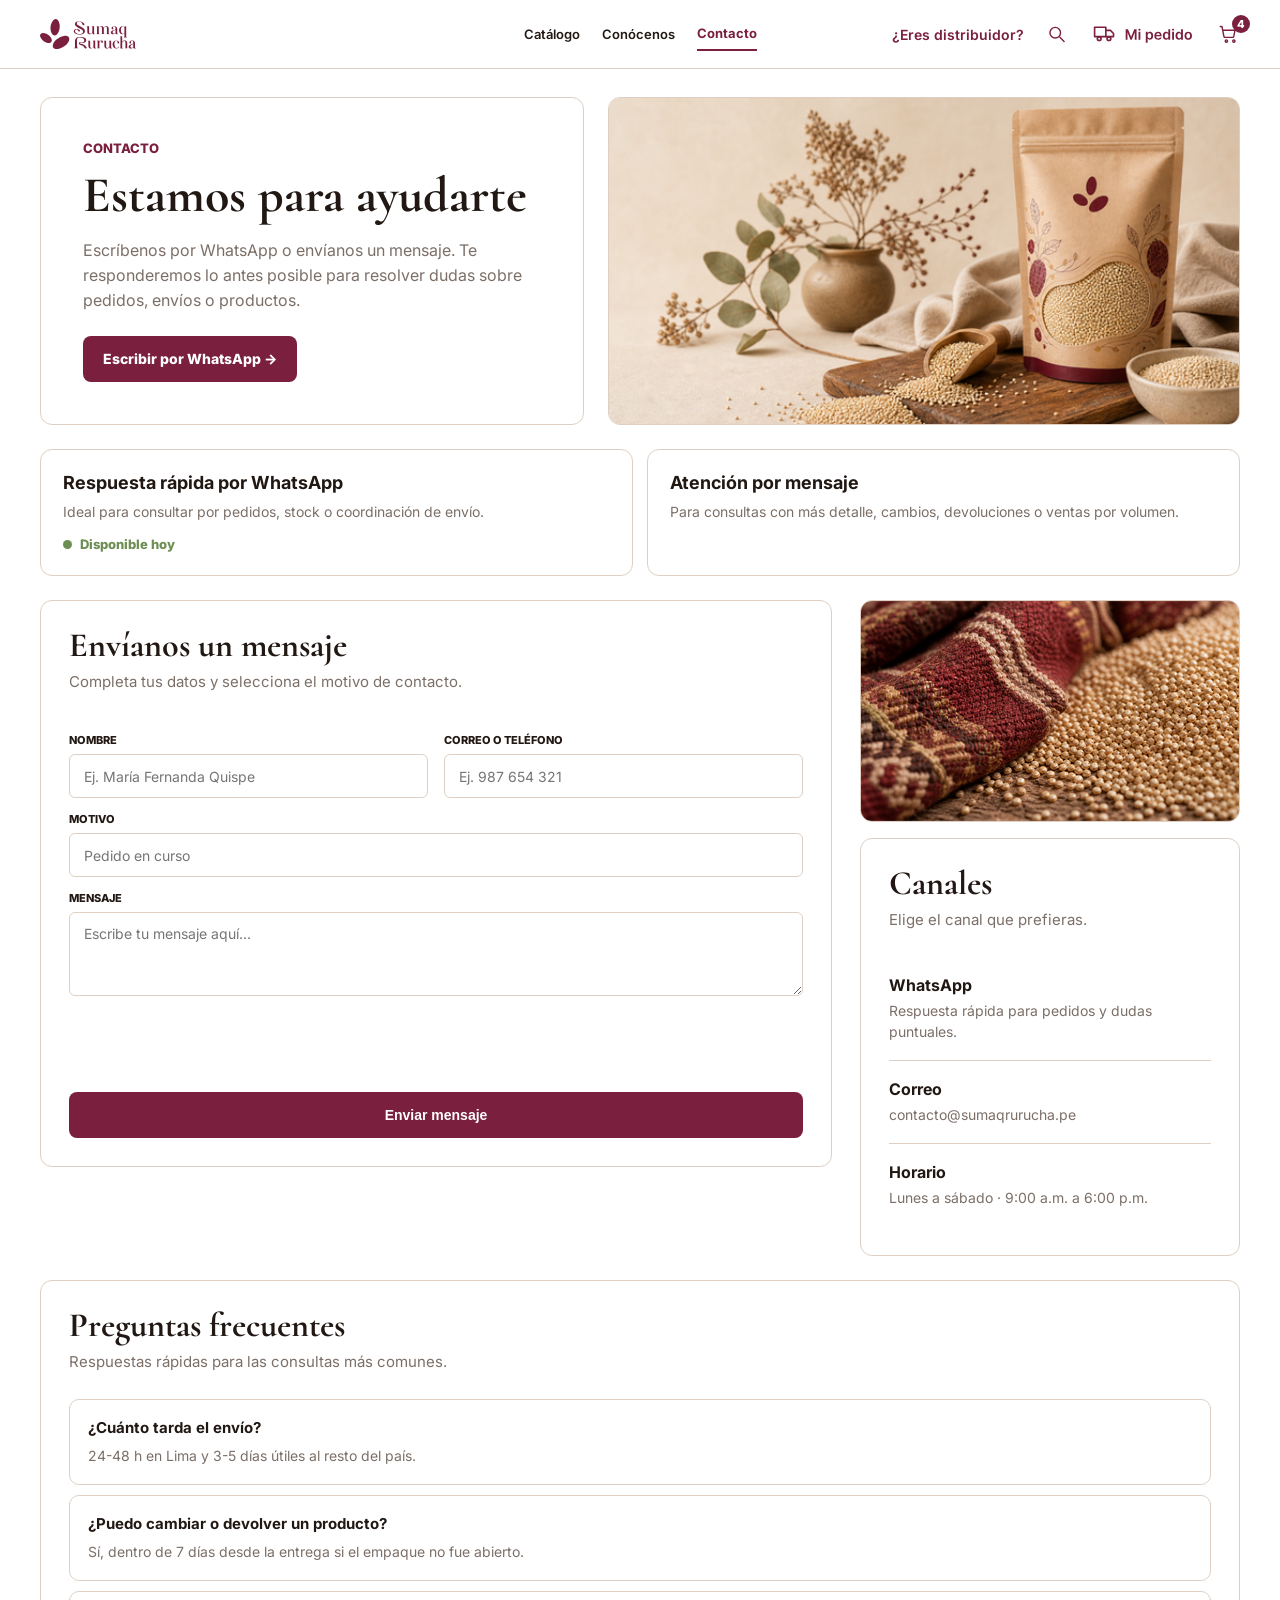
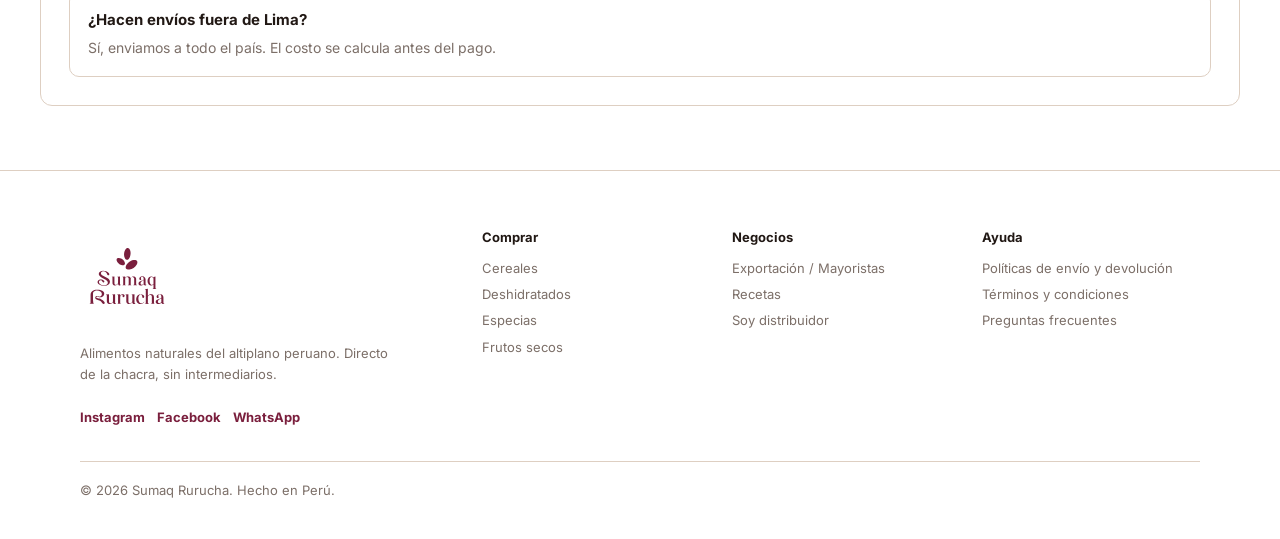
<file: contacto.html>
<!DOCTYPE html>
<html lang="es">
<head>
  <meta charset="UTF-8">
  <meta name="viewport" content="width=device-width, initial-scale=1.0">
  <title>Contacto - Sumaq Rurucha</title>
  <link rel="preconnect" href="https://fonts.googleapis.com">
  <link rel="preconnect" href="https://fonts.gstatic.com" crossorigin>
  <link href="https://fonts.googleapis.com/css2?family=Cormorant:wght@400;700&family=Inter:wght@400;600;700;800&display=swap" rel="stylesheet">
  <link rel="stylesheet" href="css/styles.css">
</head>
<body>
  <header data-nav></header>

  <main class="contact-page">
    <section class="contact-hero" aria-labelledby="contact-title">
      <div class="contact-hero__copy">
        <p class="eyebrow">CONTACTO</p>
        <h1 id="contact-title">Estamos para ayudarte</h1>
        <p>Escr&iacute;benos por WhatsApp o env&iacute;anos un mensaje. Te responderemos lo antes posible para resolver dudas sobre pedidos, env&iacute;os o productos.</p>
        <a class="button button--primary" href="https://wa.me/" target="_blank" rel="noreferrer">Escribir por WhatsApp &rarr;</a>
      </div>
      <figure>
        <img src="assets/img/contacto/01-hero-estamos-para-ayudarte.png" alt="Producto Sumaq Rurucha en mesa">
      </figure>
    </section>

    <section class="quick-contact" aria-label="Canales r&aacute;pidos de contacto">
      <article>
        <h2>Respuesta r&aacute;pida por WhatsApp</h2>
        <p>Ideal para consultar por pedidos, stock o coordinaci&oacute;n de env&iacute;o.</p>
        <span><i aria-hidden="true"></i> Disponible hoy</span>
      </article>
      <article>
        <h2>Atenci&oacute;n por mensaje</h2>
        <p>Para consultas con m&aacute;s detalle, cambios, devoluciones o ventas por volumen.</p>
      </article>
    </section>

    <section class="contact-content">
      <form class="contact-form" aria-labelledby="form-title">
        <div>
          <h2 id="form-title">Env&iacute;anos un mensaje</h2>
          <p>Completa tus datos y selecciona el motivo de contacto.</p>
        </div>

        <div class="form-grid">
          <label>
            <span>Nombre</span>
            <input type="text" placeholder="Ej. Mar&iacute;a Fernanda Quispe">
          </label>
          <label>
            <span>Correo o tel&eacute;fono</span>
            <input type="text" placeholder="Ej. 987 654 321">
          </label>
        </div>

        <label>
          <span>Motivo</span>
          <input type="text" placeholder="Pedido en curso">
        </label>

        <label>
          <span>Mensaje</span>
          <textarea placeholder="Escribe tu mensaje aqu&iacute;..."></textarea>
        </label>

        <button class="button button--primary" type="submit">Enviar mensaje</button>
      </form>

      <aside class="contact-side">
        <figure>
          <img src="assets/img/contacto/02-textura-secundaria.png" alt="Detalle visual de Sumaq Rurucha">
        </figure>

        <div class="channels-card">
          <h2>Canales</h2>
          <p>Elige el canal que prefieras.</p>
          <article>
            <h3>WhatsApp</h3>
            <p>Respuesta r&aacute;pida para pedidos y dudas puntuales.</p>
          </article>
          <article>
            <h3>Correo</h3>
            <p>contacto@sumaqrurucha.pe</p>
          </article>
          <article>
            <h3>Horario</h3>
            <p>Lunes a s&aacute;bado &middot; 9:00 a.m. a 6:00 p.m.</p>
          </article>
        </div>
      </aside>
    </section>

    <section class="contact-faq" aria-labelledby="faq-title">
      <h2 id="faq-title">Preguntas frecuentes</h2>
      <p>Respuestas r&aacute;pidas para las consultas m&aacute;s comunes.</p>

      <article>
        <h3>&iquest;Cu&aacute;nto tarda el env&iacute;o?</h3>
        <p>24-48 h en Lima y 3-5 d&iacute;as &uacute;tiles al resto del pa&iacute;s.</p>
      </article>
      <article>
        <h3>&iquest;Puedo cambiar o devolver un producto?</h3>
        <p>S&iacute;, dentro de 7 d&iacute;as desde la entrega si el empaque no fue abierto.</p>
      </article>
      <article>
        <h3>&iquest;Hacen env&iacute;os fuera de Lima?</h3>
        <p>S&iacute;, enviamos a todo el pa&iacute;s. El costo se calcula antes del pago.</p>
      </article>
    </section>
  </main>

  <div data-footer></div>

  <script src="js/productos-data.js"></script>
  <script src="js/main.js"></script>
</body>
</html>
</file>
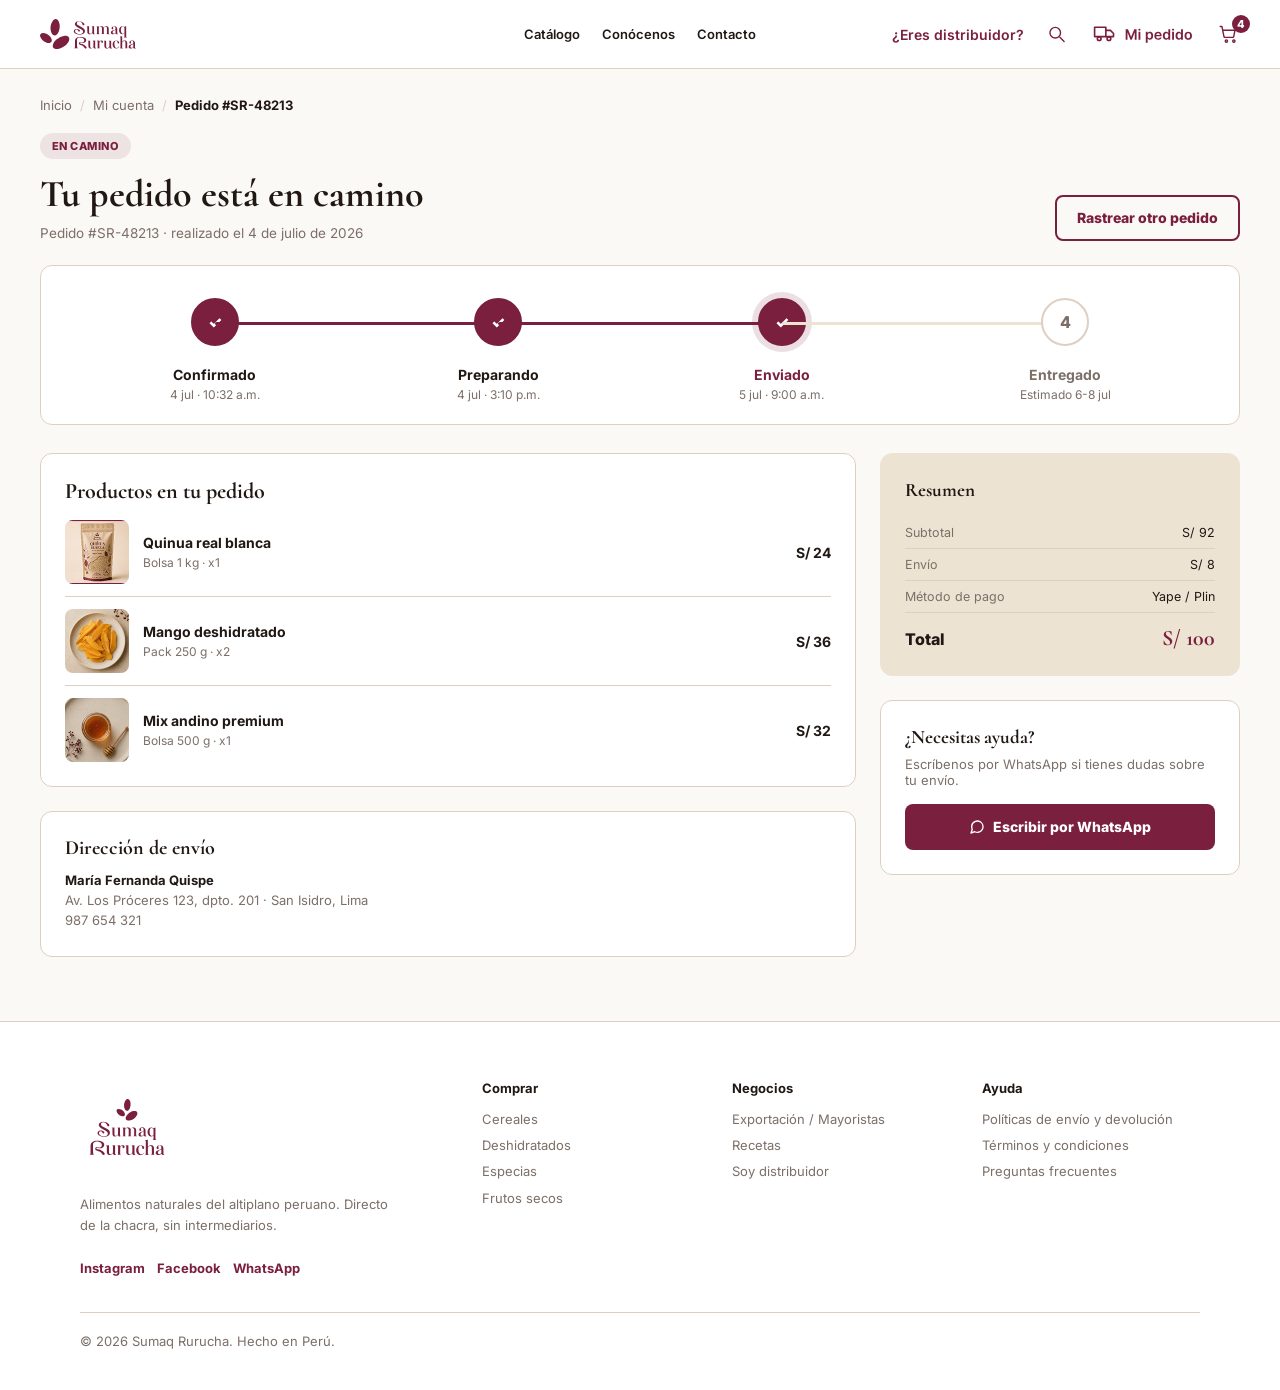
<file: estado-pedido.html>
<!DOCTYPE html>
<html lang="es">
<head>
  <meta charset="UTF-8">
  <meta name="viewport" content="width=device-width, initial-scale=1.0">
  <title>Estado del pedido - Sumaq Rurucha</title>
  <link rel="preconnect" href="https://fonts.googleapis.com">
  <link rel="preconnect" href="https://fonts.gstatic.com" crossorigin>
  <link href="https://fonts.googleapis.com/css2?family=Cormorant:wght@400;700&family=Inter:wght@400;600;700;800&display=swap" rel="stylesheet">
  <link rel="stylesheet" href="css/styles.css">
</head>
<body>
  <header data-nav></header>

  <main class="order-status-page" data-order-status-page></main>

  <div data-footer></div>

  <script src="js/productos-data.js"></script>
  <script src="js/main.js"></script>
</body>
</html>
</file>
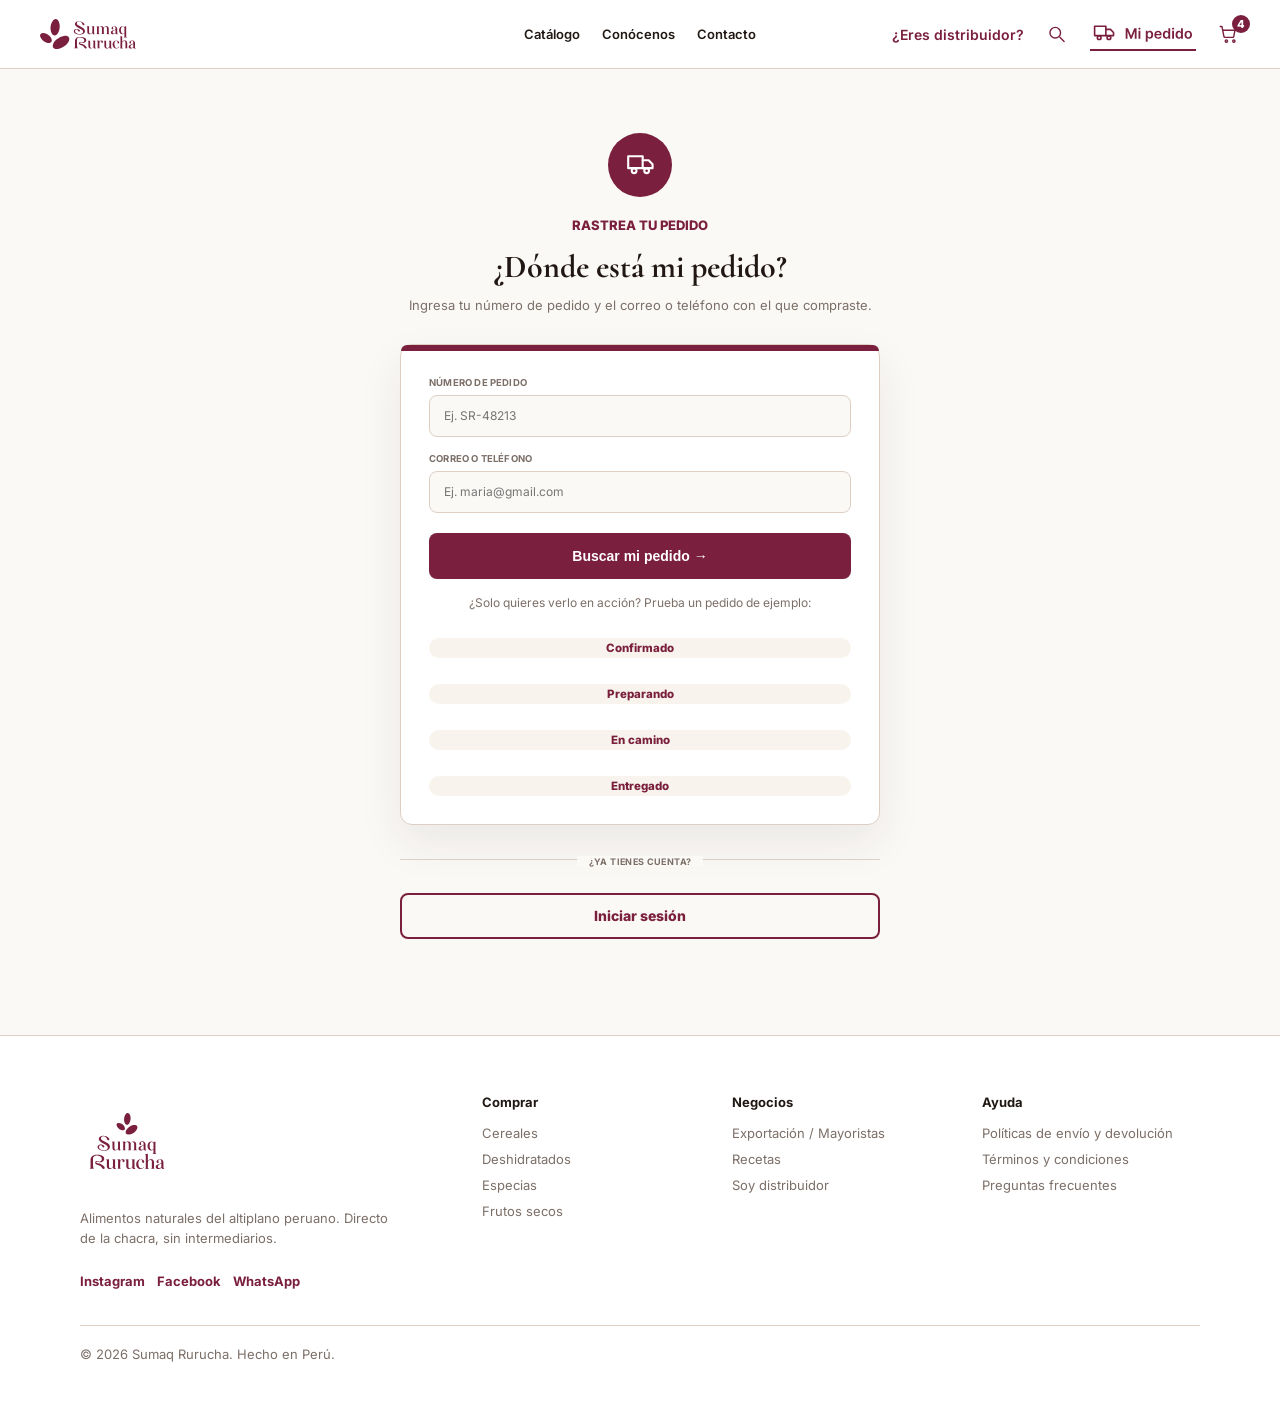
<file: mi-pedido.html>
<!DOCTYPE html>
<html lang="es">
<head>
  <meta charset="UTF-8">
  <meta name="viewport" content="width=device-width, initial-scale=1.0">
  <title>Mi pedido - Sumaq Rurucha</title>
  <link rel="preconnect" href="https://fonts.googleapis.com">
  <link rel="preconnect" href="https://fonts.gstatic.com" crossorigin>
  <link href="https://fonts.googleapis.com/css2?family=Cormorant:wght@400;700&family=Inter:wght@400;600;700;800&display=swap" rel="stylesheet">
  <link rel="stylesheet" href="css/styles.css">
</head>
<body>
  <header data-nav></header>

  <main class="track-order-page">
    <section class="track-order" aria-labelledby="track-order-title">
      <div class="track-order__icon">
        <img src="assets/icons/envio.svg" alt="">
      </div>

      <p class="eyebrow">RASTREA TU PEDIDO</p>
      <h1 id="track-order-title">&iquest;D&oacute;nde est&aacute; mi pedido?</h1>
      <p class="track-order__subtext">Ingresa tu n&uacute;mero de pedido y el correo o tel&eacute;fono con el que compraste.</p>

      <form class="track-order-card" data-track-order-form novalidate>
        <label class="track-order-field" data-track-order-field="orderNumber">
          <span>N&uacute;mero de pedido</span>
          <input type="text" name="orderNumber" placeholder="Ej. SR-48213" autocomplete="off">
        </label>

        <label class="track-order-field" data-track-order-field="contact">
          <span>Correo o tel&eacute;fono</span>
          <input type="text" name="contact" placeholder="Ej. maria@gmail.com" autocomplete="off">
        </label>

        <p class="track-order-error" data-track-order-error hidden>
          No encontramos un pedido con esos datos. Revisa el n&uacute;mero y el correo/tel&eacute;fono.
        </p>

        <button class="button button--primary" type="submit">Buscar mi pedido &rarr;</button>

        <div class="track-order-demo">
          <p>&iquest;Solo quieres verlo en acci&oacute;n? Prueba un pedido de ejemplo:</p>
          <div class="track-order-demo__options">
            <button type="button" class="track-order-demo__fill" data-demo-order="SR-10001">Confirmado</button>
            <button type="button" class="track-order-demo__fill" data-demo-order="SR-10002">Preparando</button>
            <button type="button" class="track-order-demo__fill" data-demo-order="SR-48213">En camino</button>
            <button type="button" class="track-order-demo__fill" data-demo-order="SR-10004">Entregado</button>
          </div>
        </div>
      </form>

      <div class="track-order-divider"><span>&iquest;YA TIENES CUENTA?</span></div>

      <a class="button button--outline" href="#">Iniciar sesi&oacute;n</a>
    </section>
  </main>

  <div data-footer></div>

  <script src="js/productos-data.js"></script>
  <script src="js/main.js"></script>
</body>
</html>
</file>
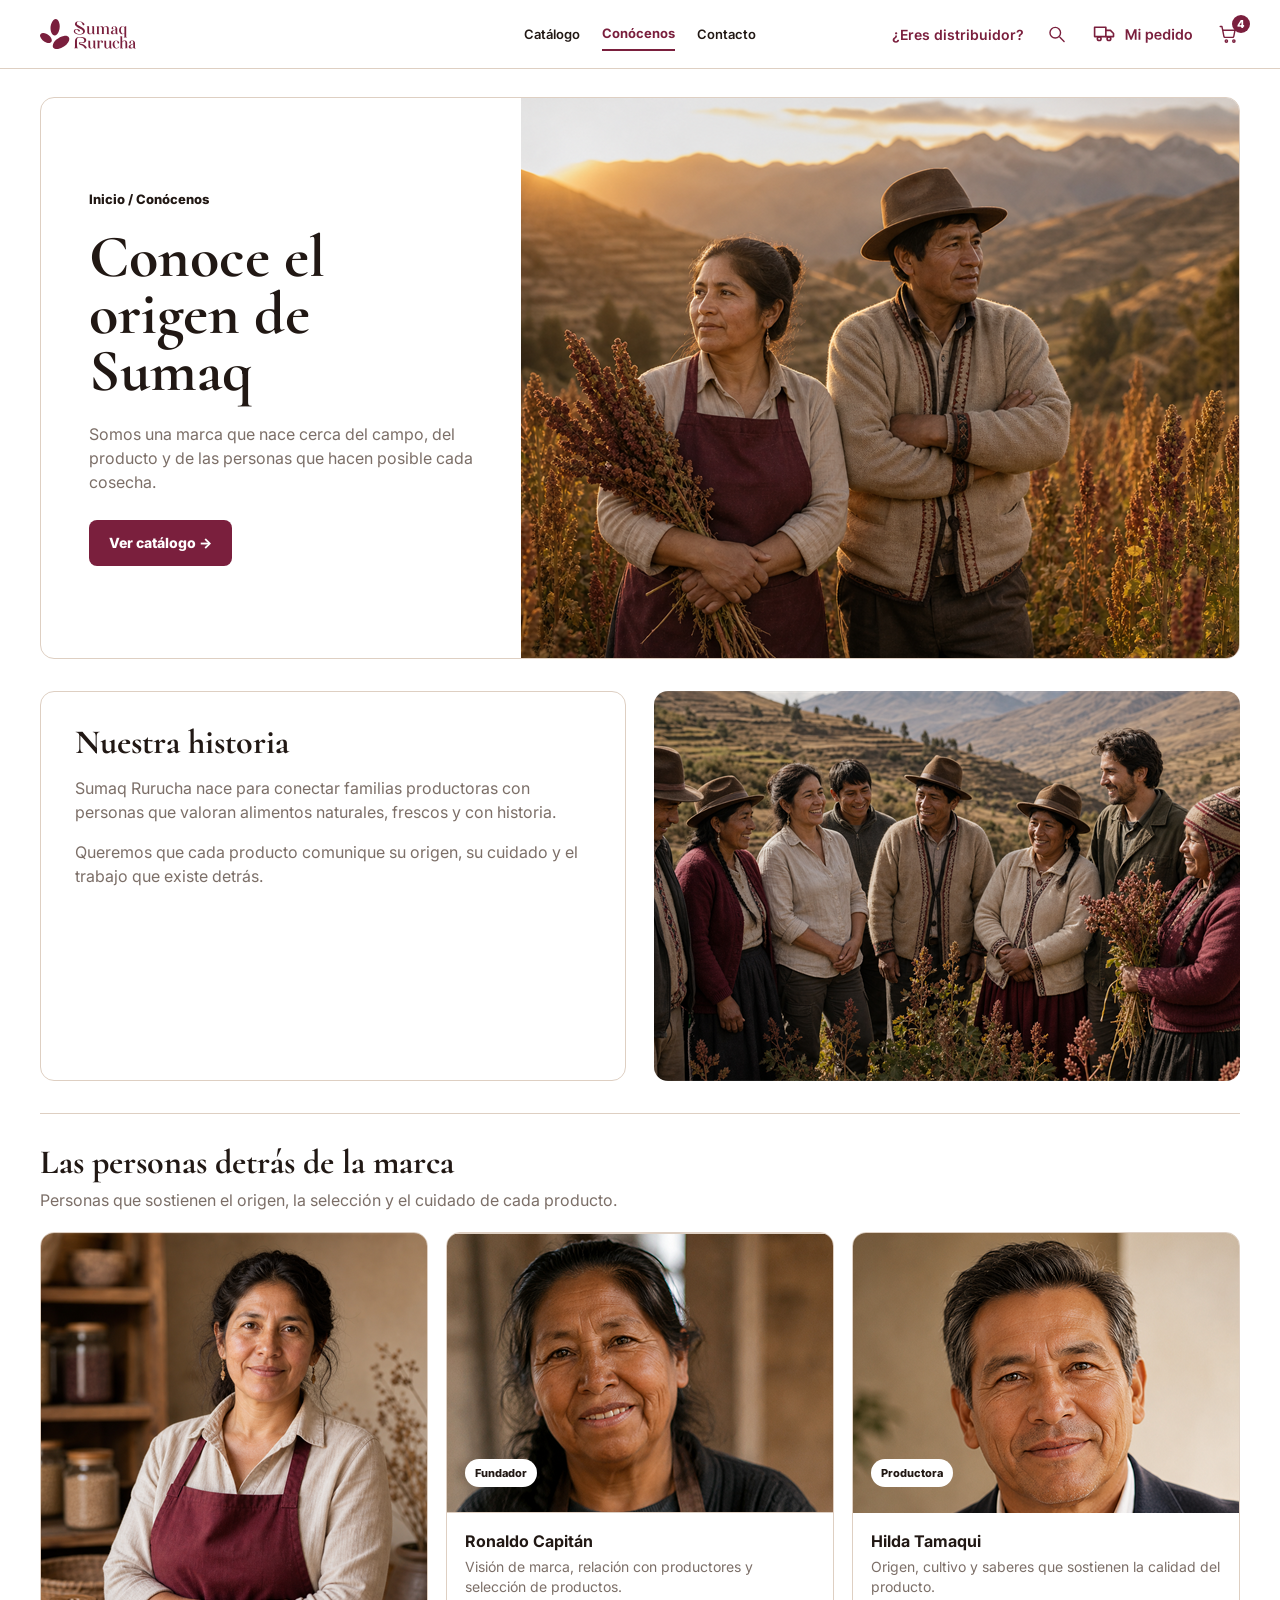
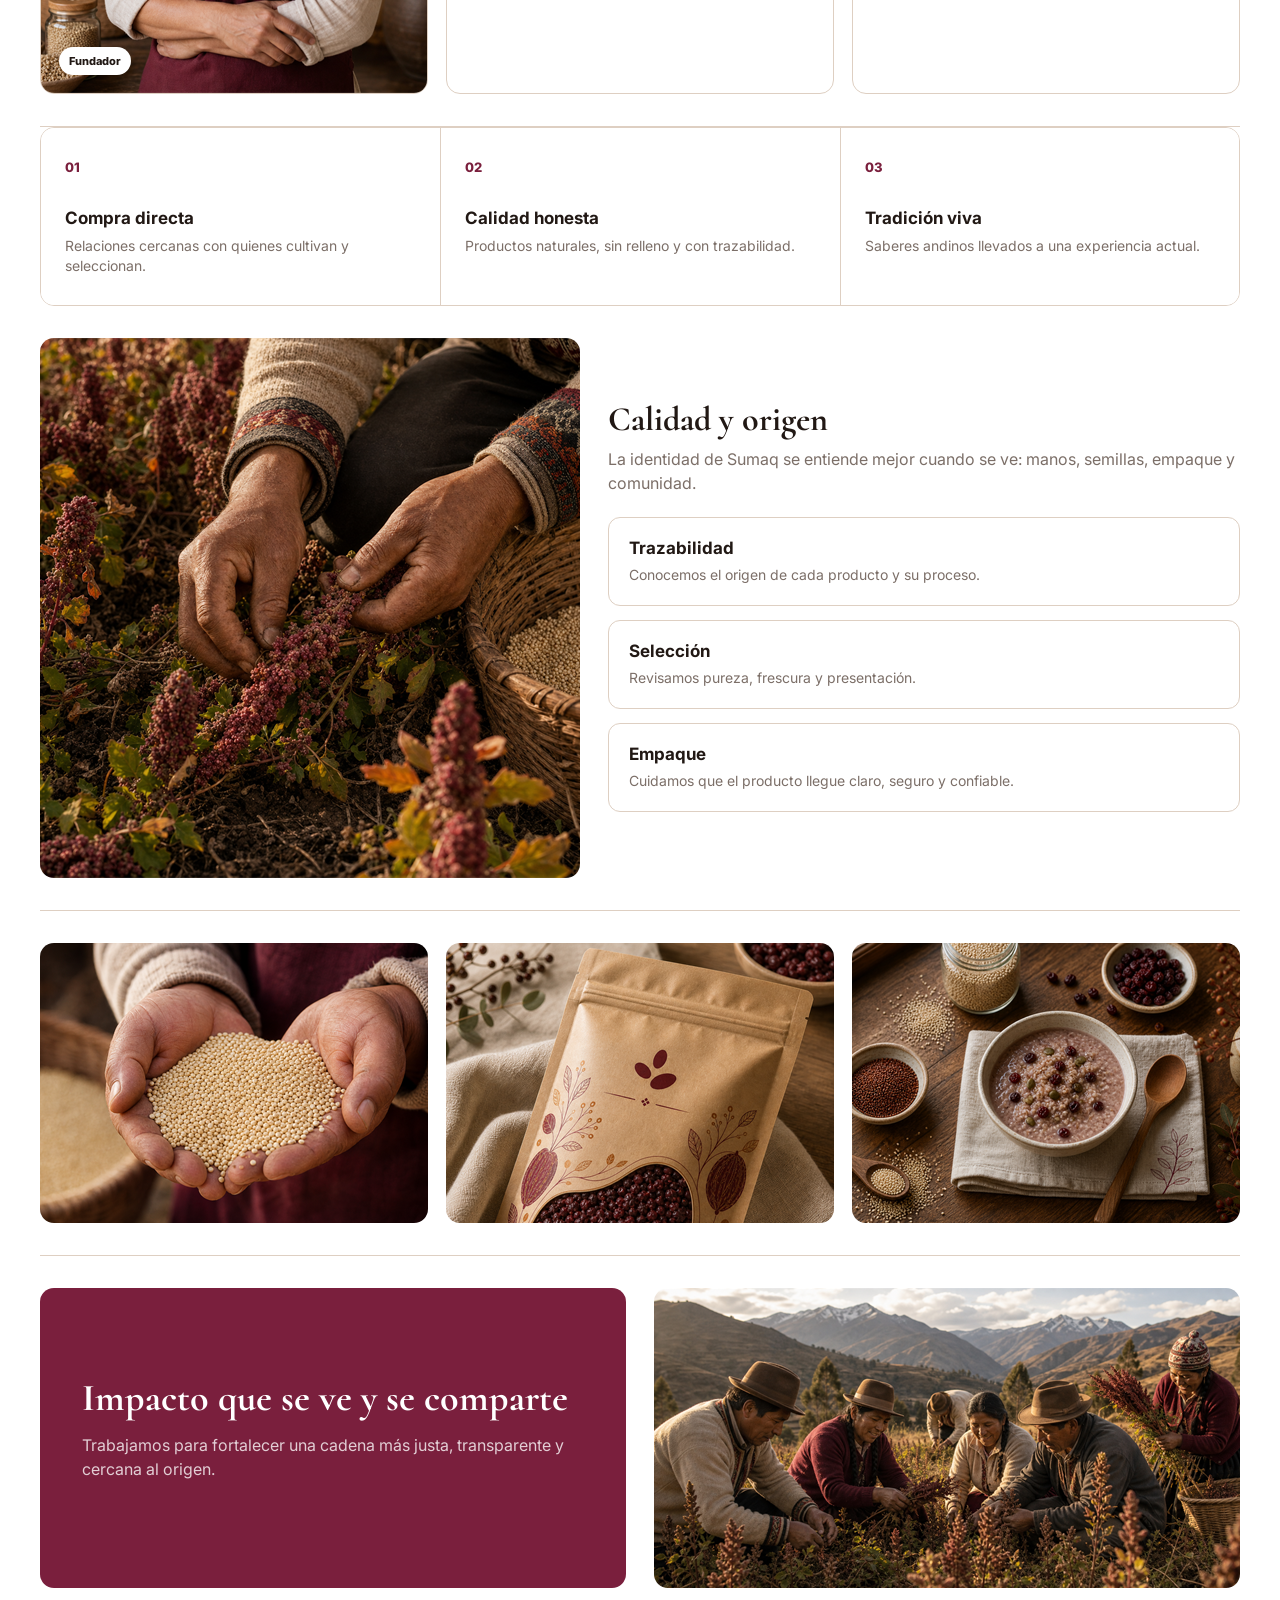
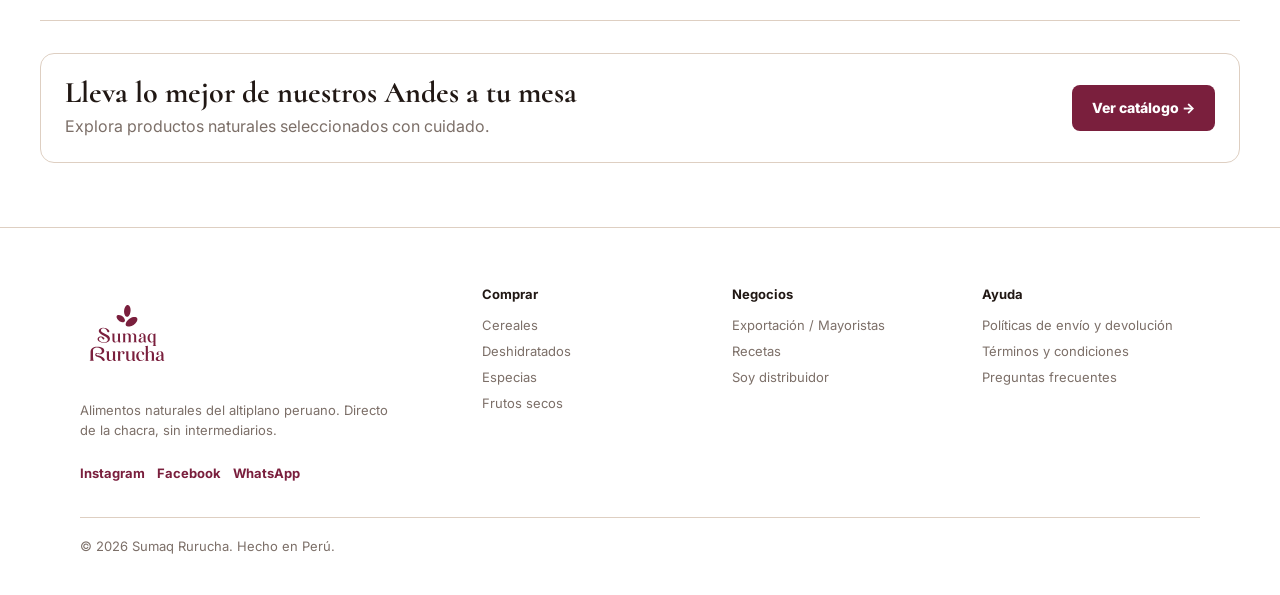
<file: nosotros.html>
<!DOCTYPE html>
<html lang="es">
<head>
  <meta charset="UTF-8">
  <meta name="viewport" content="width=device-width, initial-scale=1.0">
  <title>Con&oacute;cenos - Sumaq Rurucha</title>
  <link rel="preconnect" href="https://fonts.googleapis.com">
  <link rel="preconnect" href="https://fonts.gstatic.com" crossorigin>
  <link href="https://fonts.googleapis.com/css2?family=Cormorant:wght@400;700&family=Inter:wght@400;600;700;800&display=swap" rel="stylesheet">
  <link rel="stylesheet" href="css/styles.css">
</head>
<body>
  <header data-nav></header>

  <main class="about-page">
    <section class="about-hero" aria-labelledby="about-title">
      <div class="about-hero__copy">
        <p class="about-breadcrumb">Inicio / Con&oacute;cenos</p>
        <h1 id="about-title">Conoce el origen de Sumaq</h1>
        <p>Somos una marca que nace cerca del campo, del producto y de las personas que hacen posible cada cosecha.</p>
        <a class="button button--primary" href="catalogo.html">Ver cat&aacute;logo &rarr;</a>
      </div>
      <img src="assets/img/nosotros/01-hero-origen-sumaq.png" alt="Productores andinos en campo de cultivo">
    </section>

    <section class="about-story">
      <article>
        <h2>Nuestra historia</h2>
        <p>Sumaq Rurucha nace para conectar familias productoras con personas que valoran alimentos naturales, frescos y con historia.</p>
        <p>Queremos que cada producto comunique su origen, su cuidado y el trabajo que existe detr&aacute;s.</p>
      </article>
      <img src="assets/img/nosotros/02-personas-detras-marca.png" alt="Personas detr&aacute;s de Sumaq Rurucha">
    </section>

    <section class="about-creators" aria-labelledby="creators-title">
      <div class="about-section-heading">
        <h2 id="creators-title">Las personas detr&aacute;s de la marca</h2>
        <p>Personas que sostienen el origen, la selecci&oacute;n y el cuidado de cada producto.</p>
      </div>

      <div class="creator-grid">
        <article class="creator-card creator-card--photo">
          <img src="assets/img/nosotros/03-retrato-fundador.png" alt="Fundadora de Sumaq Rurucha">
          <span>Fundador</span>
        </article>
        <article class="creator-card">
          <img src="assets/img/nosotros/09-retrato-productor.png" alt="Ronaldo Capit&aacute;n">
          <div>
            <span>Fundador</span>
            <h3>Ronaldo Capit&aacute;n</h3>
            <p>Visi&oacute;n de marca, relaci&oacute;n con productores y selecci&oacute;n de productos.</p>
          </div>
        </article>
        <article class="creator-card">
          <img src="assets/img/nosotros/10-retrato-productor.png" alt="Hilda Tamaqui">
          <div>
            <span>Productora</span>
            <h3>Hilda Tamaqui</h3>
            <p>Origen, cultivo y saberes que sostienen la calidad del producto.</p>
          </div>
        </article>
      </div>
    </section>

    <section class="values-bar" aria-label="Valores de Sumaq Rurucha">
      <article>
        <span>01</span>
        <h3>Compra directa</h3>
        <p>Relaciones cercanas con quienes cultivan y seleccionan.</p>
      </article>
      <article>
        <span>02</span>
        <h3>Calidad honesta</h3>
        <p>Productos naturales, sin relleno y con trazabilidad.</p>
      </article>
      <article>
        <span>03</span>
        <h3>Tradici&oacute;n viva</h3>
        <p>Saberes andinos llevados a una experiencia actual.</p>
      </article>
    </section>

    <section class="quality-section" aria-labelledby="quality-title">
      <figure>
        <img src="assets/img/nosotros/04-calidad-y-origen.png" alt="Manos seleccionando granos andinos">
      </figure>
      <div>
        <h2 id="quality-title">Calidad y origen</h2>
        <p>La identidad de Sumaq se entiende mejor cuando se ve: manos, semillas, empaque y comunidad.</p>
        <article>
          <h3>Trazabilidad</h3>
          <p>Conocemos el origen de cada producto y su proceso.</p>
        </article>
        <article>
          <h3>Selecci&oacute;n</h3>
          <p>Revisamos pureza, frescura y presentaci&oacute;n.</p>
        </article>
        <article>
          <h3>Empaque</h3>
          <p>Cuidamos que el producto llegue claro, seguro y confiable.</p>
        </article>
      </div>
    </section>

    <section class="about-gallery" aria-label="Galer&iacute;a de Sumaq Rurucha">
      <figure>
        <img src="assets/img/nosotros/05-galeria-producto-en-manos.png" alt="Producto en manos">
      </figure>
      <figure>
        <img src="assets/img/nosotros/06-galeria-empaque.png" alt="Empaque Sumaq">
      </figure>
      <figure>
        <img src="assets/img/nosotros/07-galeria-preparacion.png" alt="Mesa de preparaci&oacute;n">
      </figure>
    </section>

    <section class="impact-section" aria-labelledby="impact-title">
      <div>
        <h2 id="impact-title">Impacto que se ve y se comparte</h2>
        <p>Trabajamos para fortalecer una cadena m&aacute;s justa, transparente y cercana al origen.</p>
      </div>
      <figure>
        <img src="assets/img/nosotros/08-impacto-comunidad.png" alt="Comunidad de productores andinos">
      </figure>
    </section>

    <section class="about-cta">
      <div>
        <h2>Lleva lo mejor de nuestros Andes a tu mesa</h2>
        <p>Explora productos naturales seleccionados con cuidado.</p>
      </div>
      <a class="button button--primary" href="catalogo.html">Ver cat&aacute;logo &rarr;</a>
    </section>
  </main>

  <div data-footer></div>

  <script src="js/productos-data.js"></script>
  <script src="js/main.js"></script>
</body>
</html>
</file>
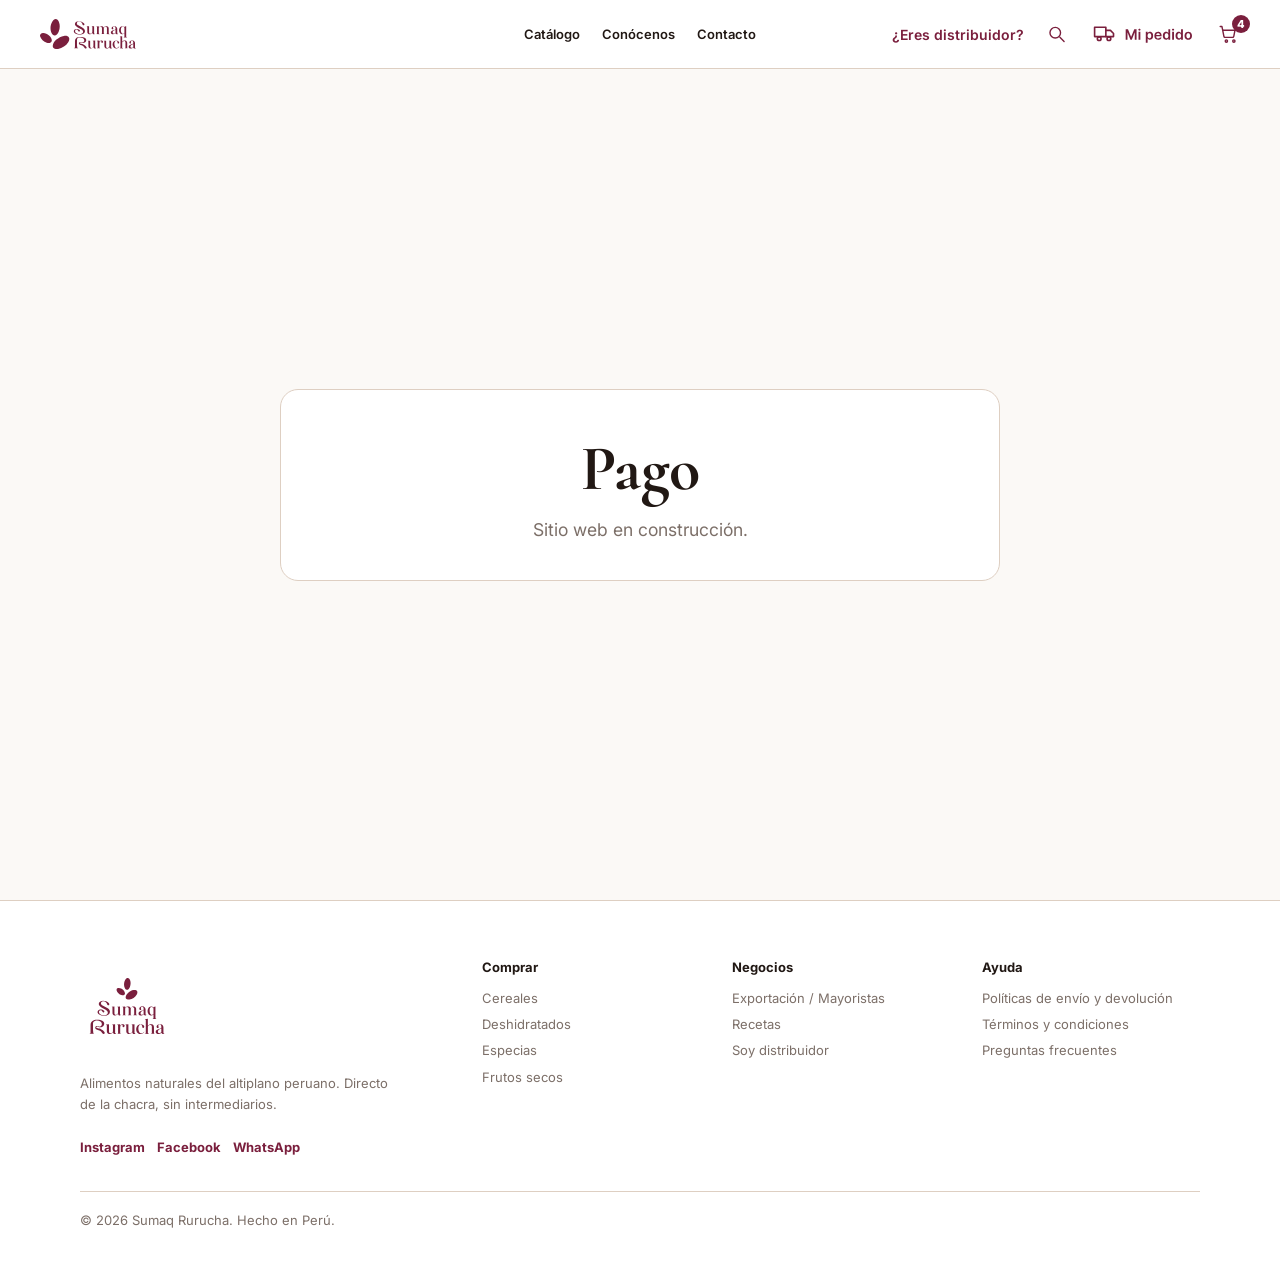
<file: pago.html>
﻿<!DOCTYPE html>
<html lang="es">
<head>
  <meta charset="UTF-8">
  <meta name="viewport" content="width=device-width, initial-scale=1.0">
  <title>Pago - Sumaq Rurucha</title>
  <link rel="preconnect" href="https://fonts.googleapis.com">
  <link rel="preconnect" href="https://fonts.gstatic.com" crossorigin>
  <link href="https://fonts.googleapis.com/css2?family=Cormorant:wght@400;700&family=Inter:wght@400;600;700;800&display=swap" rel="stylesheet">
  <link rel="stylesheet" href="css/styles.css">
</head>
<body>
  <header data-nav></header>

  <main class="page">
    <section class="hero">
      <h1>Pago</h1>
      <p>Sitio web en construcci&oacute;n.</p>
    </section>
  </main>

  <div data-footer></div>

  <script src="js/productos-data.js"></script>
  <script src="js/main.js"></script>
</body>
</html>
</file>
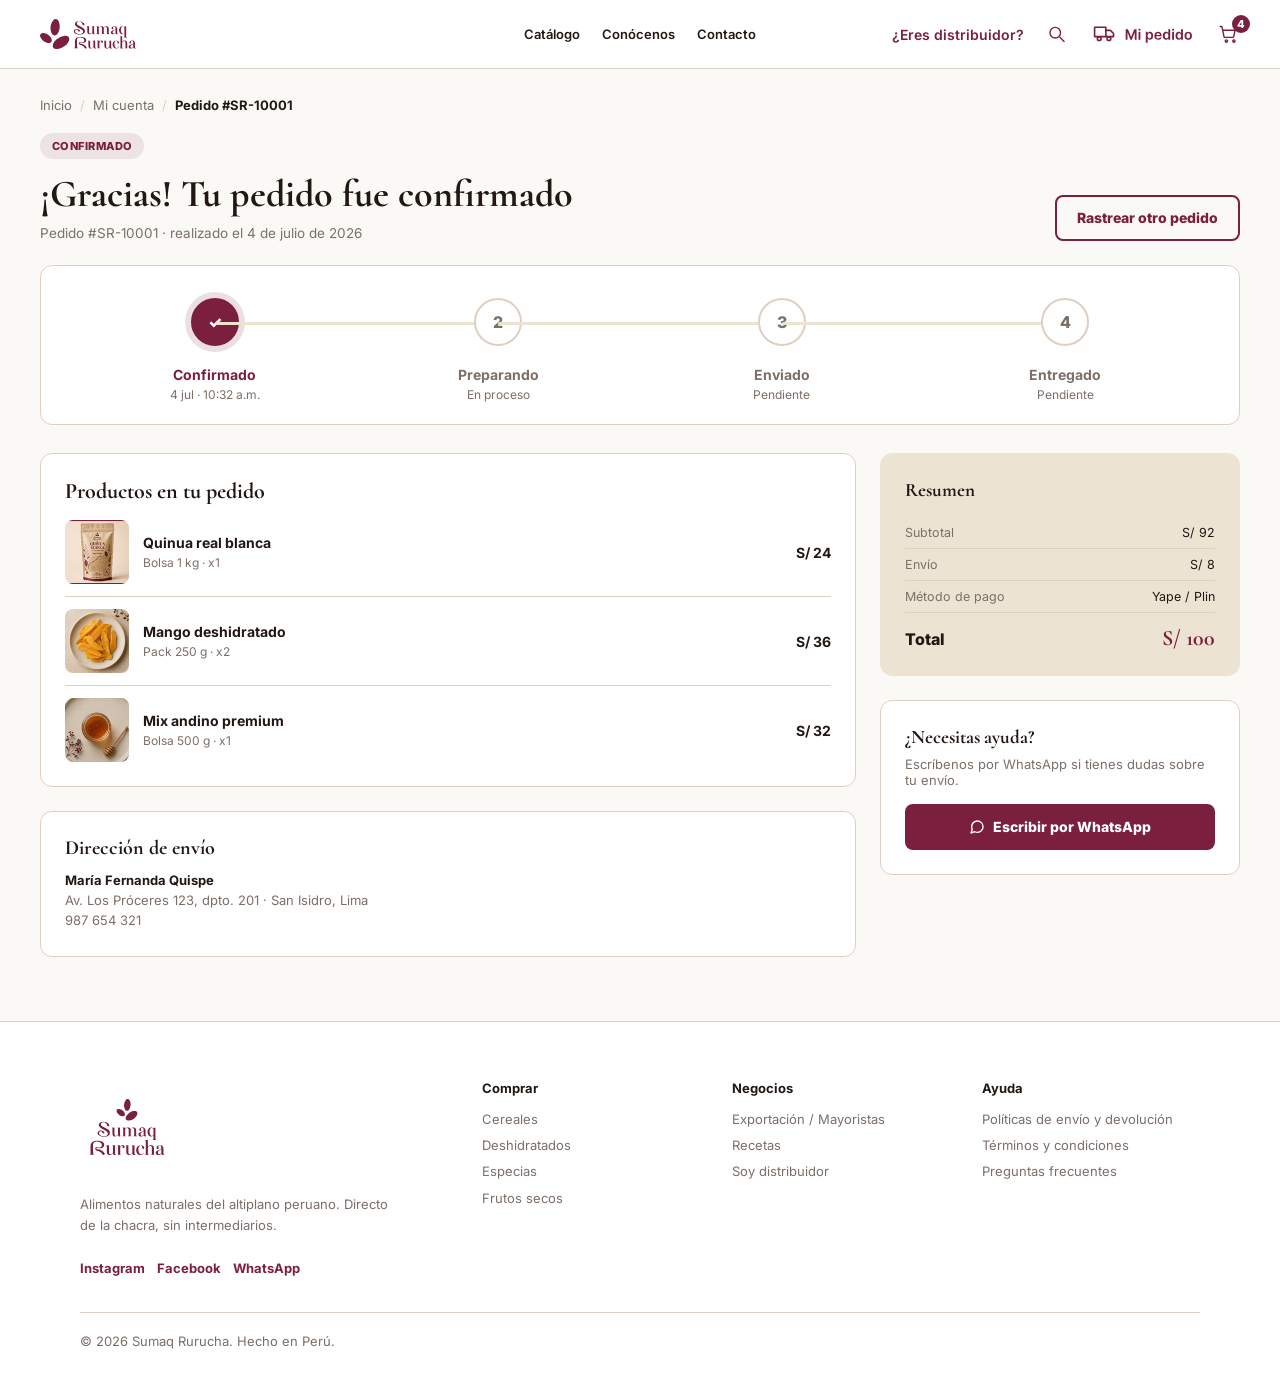
<file: pedido-confirmado.html>
<!DOCTYPE html>
<html lang="es">
<head>
  <meta charset="UTF-8">
  <meta name="viewport" content="width=device-width, initial-scale=1.0">
  <title>Pedido confirmado - Sumaq Rurucha</title>
  <link rel="preconnect" href="https://fonts.googleapis.com">
  <link rel="preconnect" href="https://fonts.gstatic.com" crossorigin>
  <link href="https://fonts.googleapis.com/css2?family=Cormorant:wght@400;700&family=Inter:wght@400;600;700;800&display=swap" rel="stylesheet">
  <link rel="stylesheet" href="css/styles.css">
</head>
<body>
  <header data-nav></header>

  <main class="order-status-page" data-order-status-page data-order-stage="confirmado"></main>

  <div data-footer></div>

  <script src="js/productos-data.js"></script>
  <script src="js/main.js"></script>
</body>
</html>
</file>
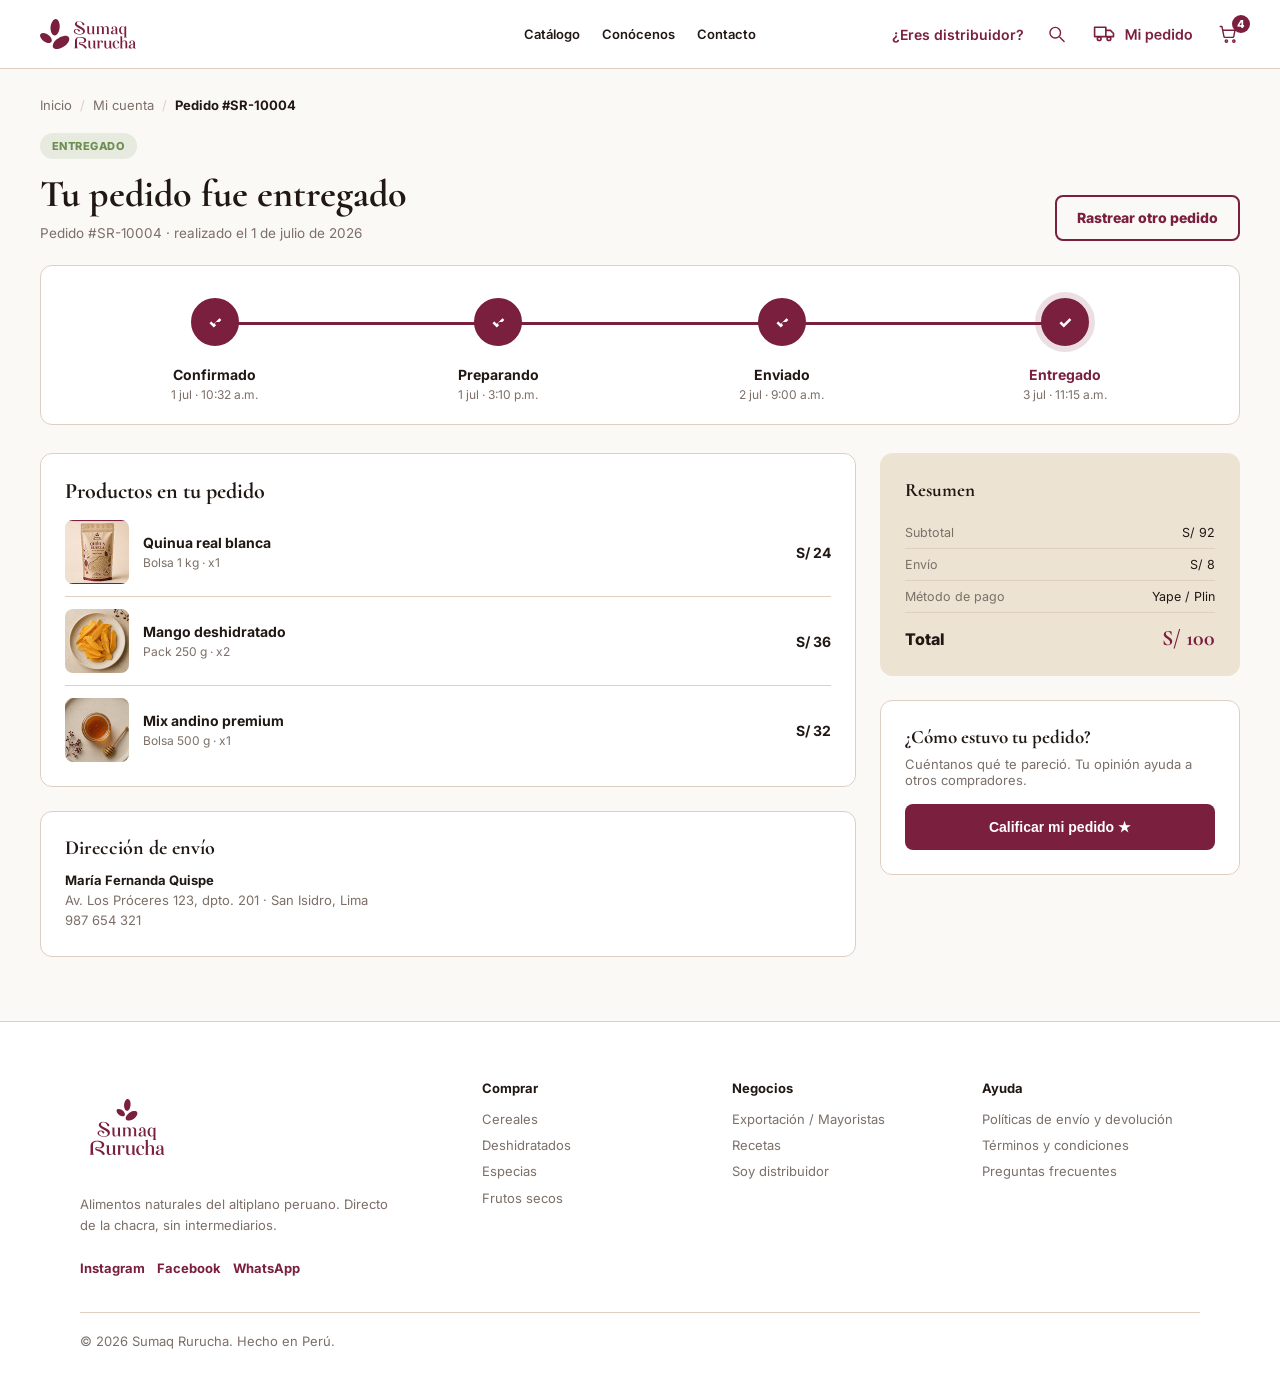
<file: pedido-entregado.html>
<!DOCTYPE html>
<html lang="es">
<head>
  <meta charset="UTF-8">
  <meta name="viewport" content="width=device-width, initial-scale=1.0">
  <title>Pedido entregado - Sumaq Rurucha</title>
  <link rel="preconnect" href="https://fonts.googleapis.com">
  <link rel="preconnect" href="https://fonts.gstatic.com" crossorigin>
  <link href="https://fonts.googleapis.com/css2?family=Cormorant:wght@400;700&family=Inter:wght@400;600;700;800&display=swap" rel="stylesheet">
  <link rel="stylesheet" href="css/styles.css">
</head>
<body>
  <header data-nav></header>

  <main class="order-status-page" data-order-status-page data-order-stage="entregado"></main>

  <div data-footer></div>

  <script src="js/productos-data.js"></script>
  <script src="js/main.js"></script>
</body>
</html>
</file>
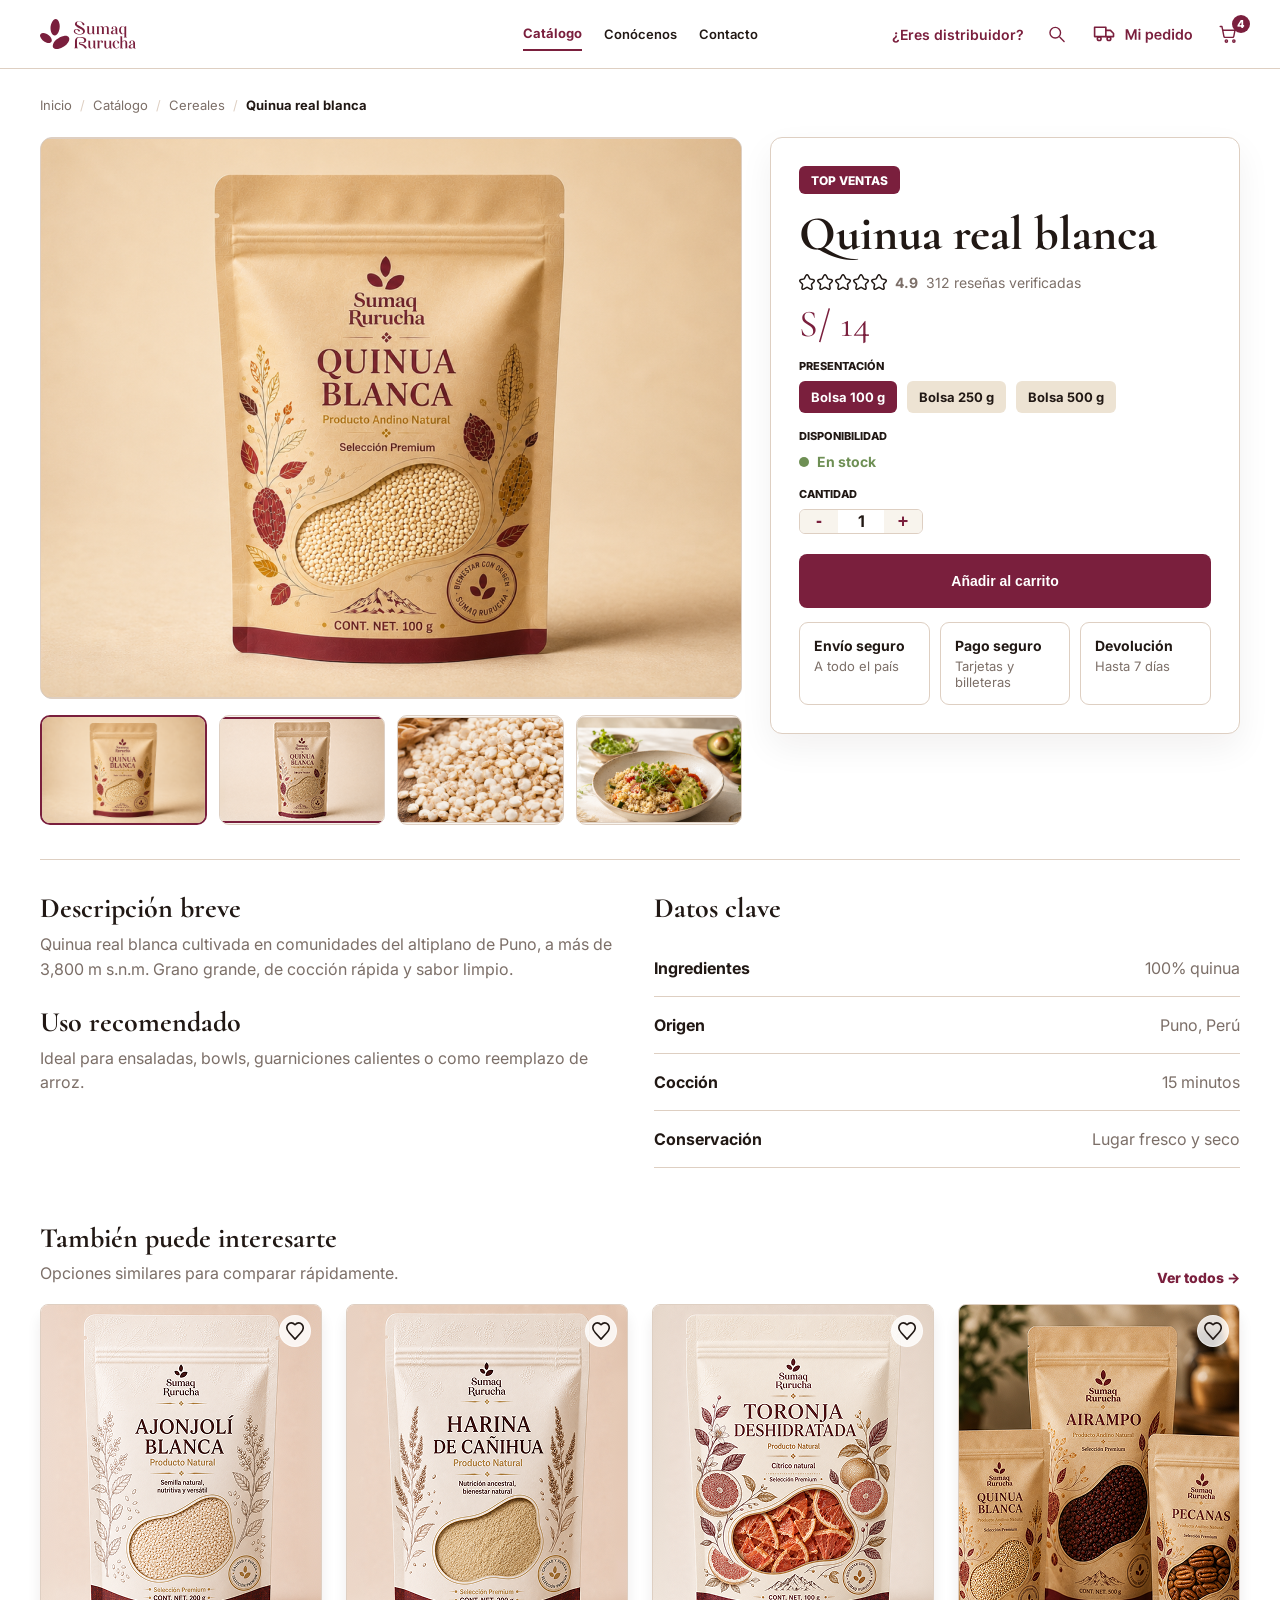
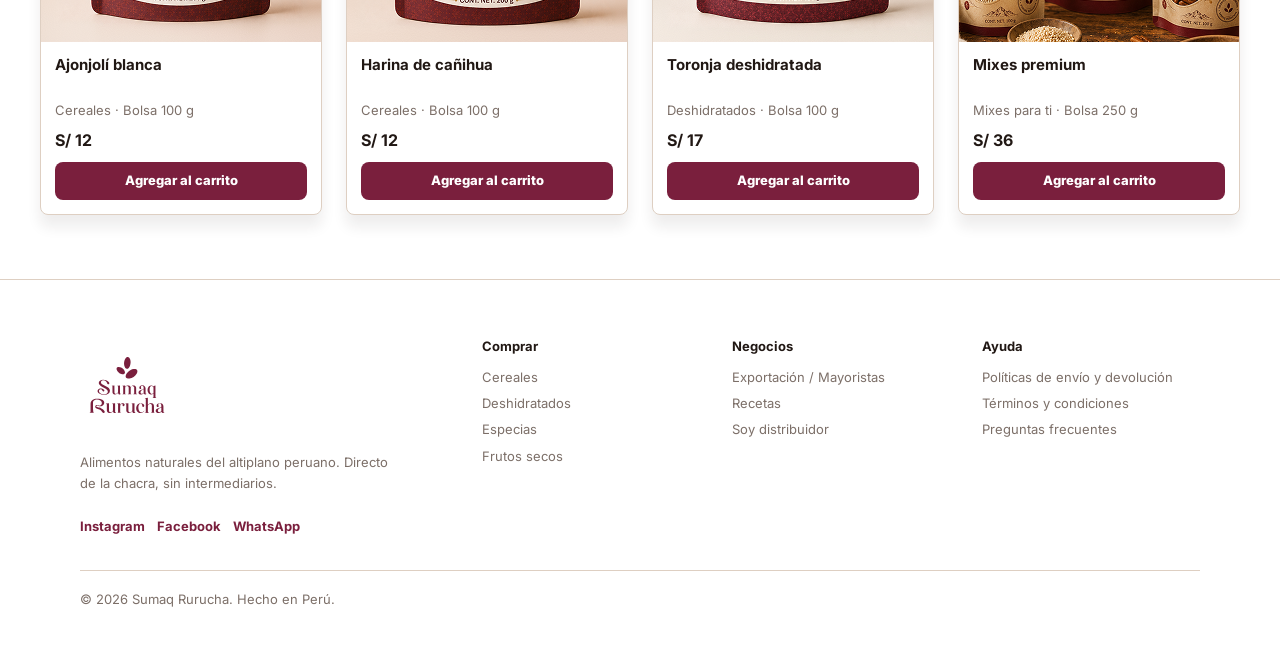
<file: producto.html>
﻿<!DOCTYPE html>
<html lang="es">
<head>
  <meta charset="UTF-8">
  <meta name="viewport" content="width=device-width, initial-scale=1.0">
  <title>Producto - Sumaq Rurucha</title>
  <link rel="preconnect" href="https://fonts.googleapis.com">
  <link rel="preconnect" href="https://fonts.gstatic.com" crossorigin>
  <link href="https://fonts.googleapis.com/css2?family=Cormorant:wght@400;700&family=Inter:wght@400;600;700;800&display=swap" rel="stylesheet">
  <link rel="stylesheet" href="css/styles.css">
</head>
<body>
  <header data-nav></header>

  <main class="product-page" data-product-page></main>

  <div data-footer></div>

  <script src="js/productos-data.js"></script>
  <script src="js/main.js"></script>
</body>
</html>
</file>
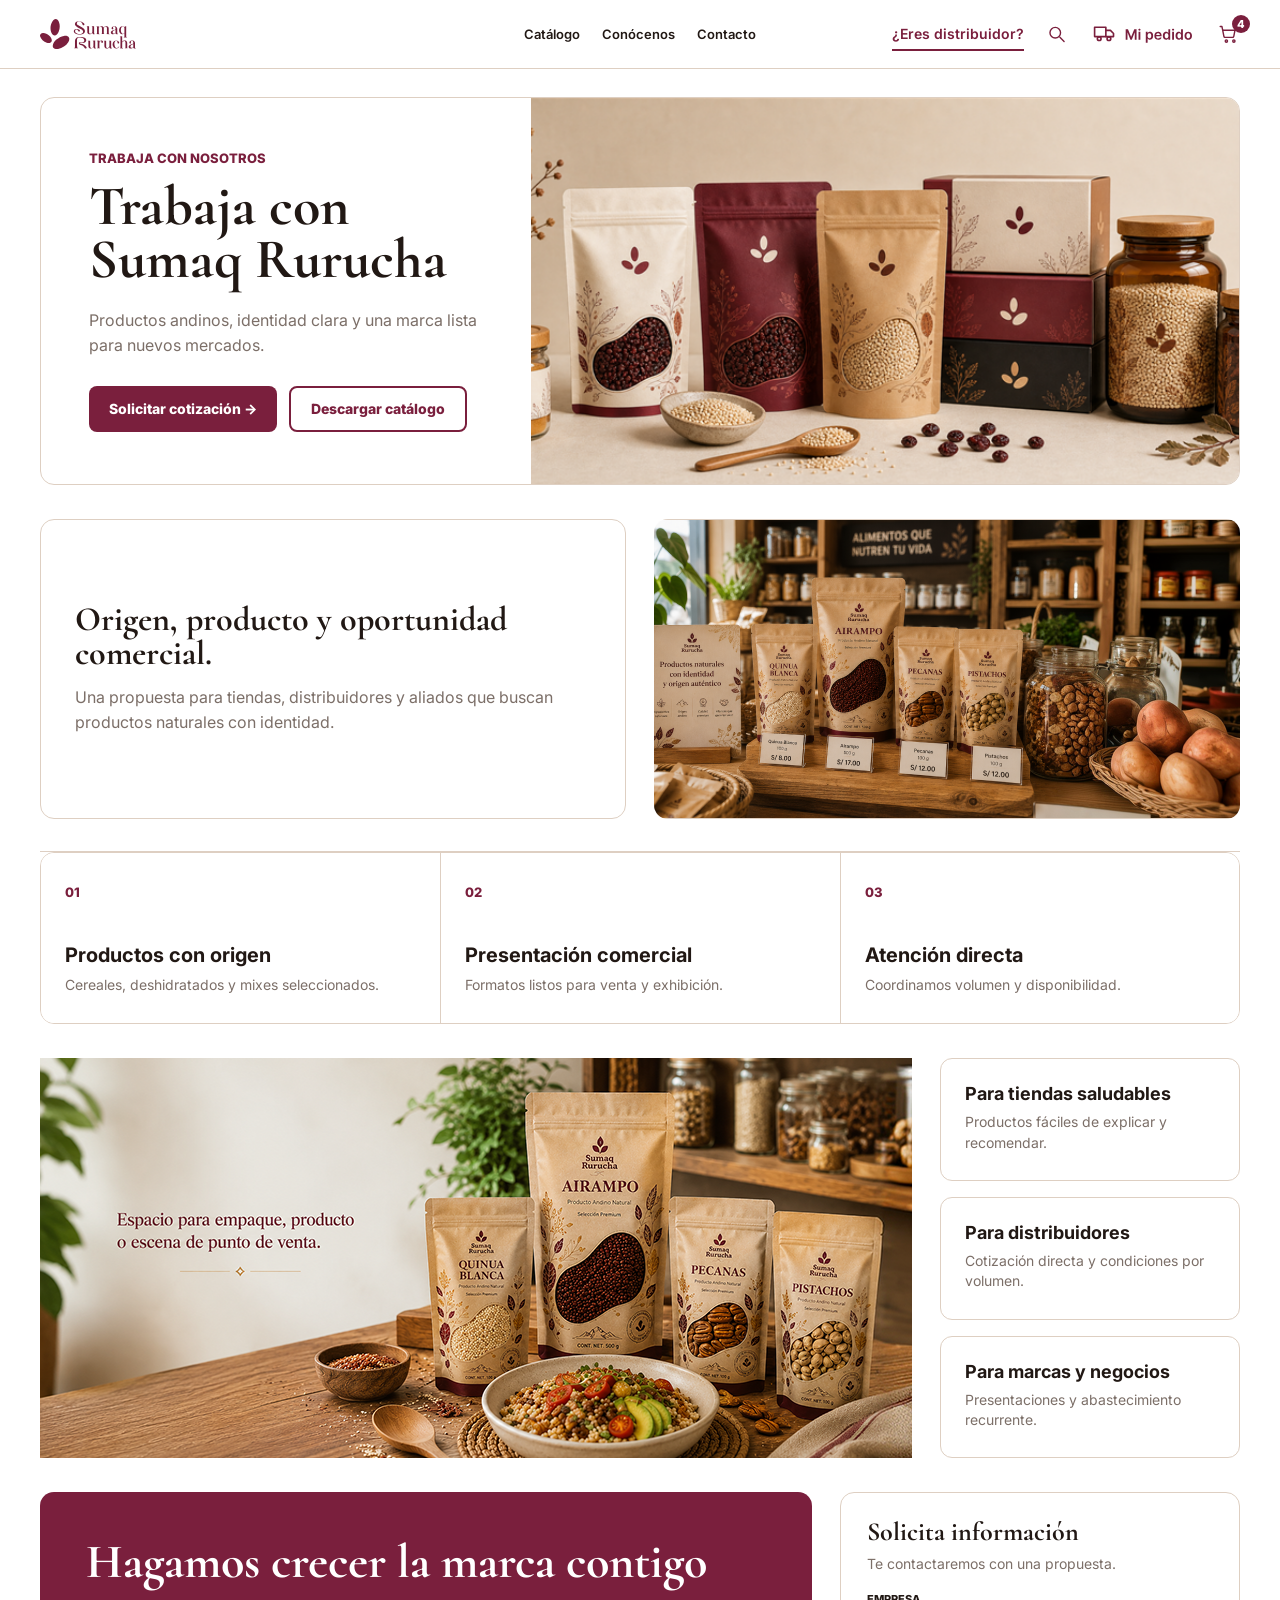
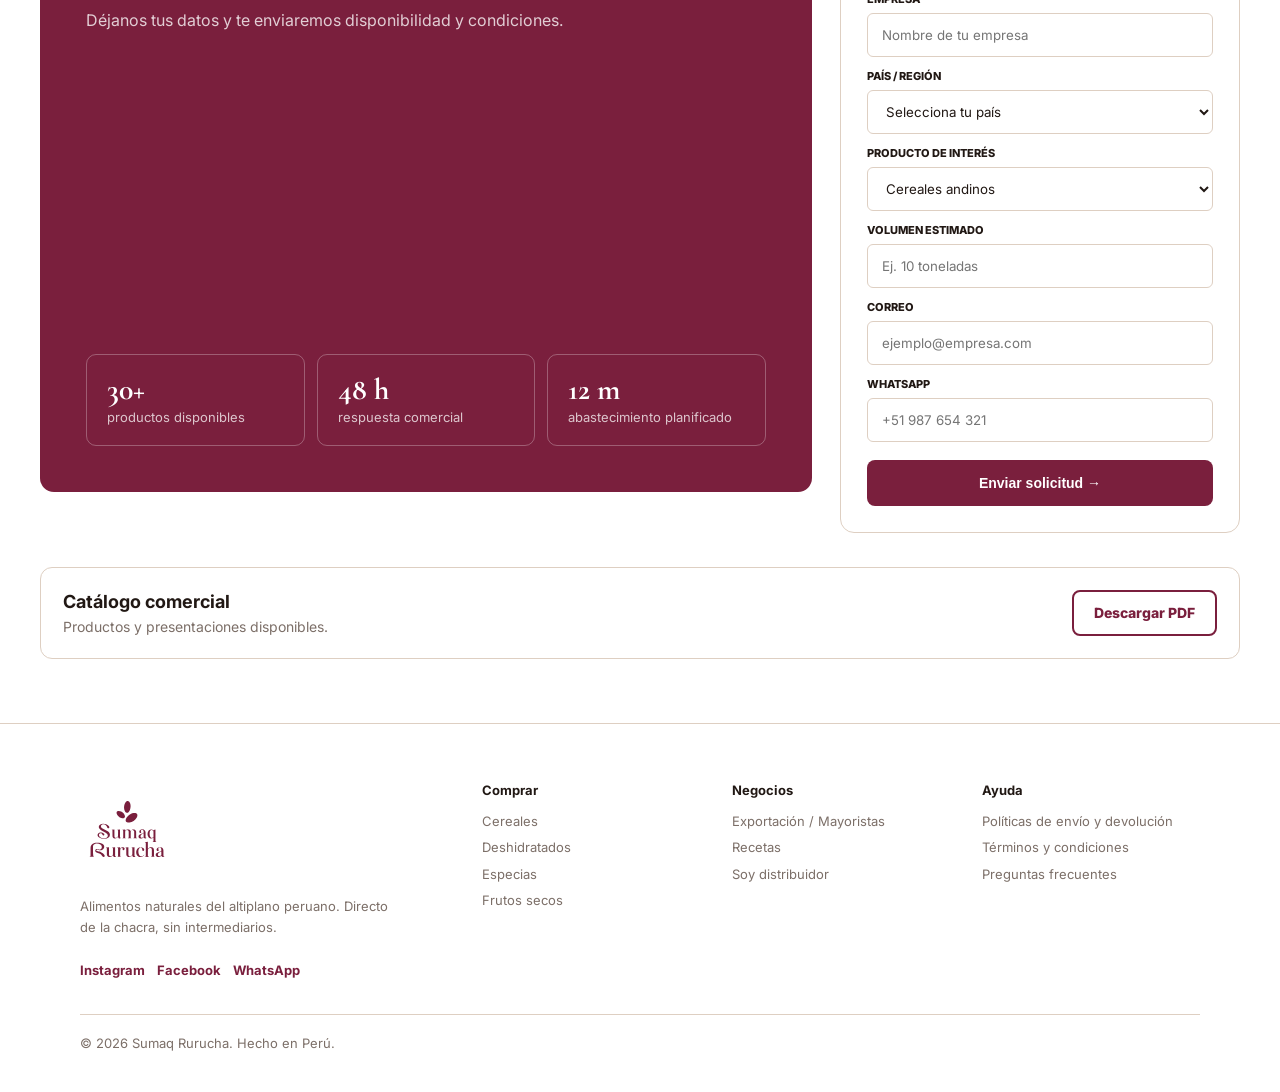
<file: soy-distribuidor.html>
<!DOCTYPE html>
<html lang="es">
<head>
  <meta charset="UTF-8">
  <meta name="viewport" content="width=device-width, initial-scale=1.0">
  <title>Soy distribuidor - Sumaq Rurucha</title>
  <link rel="preconnect" href="https://fonts.googleapis.com">
  <link rel="preconnect" href="https://fonts.gstatic.com" crossorigin>
  <link href="https://fonts.googleapis.com/css2?family=Cormorant:wght@400;700&family=Inter:wght@400;600;700;800&display=swap" rel="stylesheet">
  <link rel="stylesheet" href="css/styles.css">
</head>
<body>
  <header data-nav></header>

  <main class="distributor-page">
    <section class="distributor-hero" aria-labelledby="distributor-title">
      <div class="distributor-hero__copy">
        <p class="eyebrow">TRABAJA CON NOSOTROS</p>
        <h1 id="distributor-title">Trabaja con Sumaq Rurucha</h1>
        <p>Productos andinos, identidad clara y una marca lista para nuevos mercados.</p>
        <div class="actions">
          <a class="button button--primary" href="#solicitud">Solicitar cotizaci&oacute;n &rarr;</a>
          <a class="button button--outline" href="#catalogo-comercial">Descargar cat&aacute;logo</a>
        </div>
      </div>
      <figure>
        <img src="assets/img/distribuidor/01-hero-trabaja-con-sumaq.png" alt="Productos Sumaq Rurucha para distribuci&oacute;n">
      </figure>
    </section>

    <section class="distributor-statement" aria-labelledby="statement-title">
      <article>
        <h2 id="statement-title">Origen, producto y oportunidad comercial.</h2>
        <p>Una propuesta para tiendas, distribuidores y aliados que buscan productos naturales con identidad.</p>
      </article>
      <img src="assets/img/distribuidor/02-oportunidad-de-mercado.png" alt="Productos Sumaq Rurucha en punto de venta">
    </section>

    <section class="distributor-steps" aria-label="Ventajas comerciales">
      <article>
        <span>01</span>
        <h3>Productos con origen</h3>
        <p>Cereales, deshidratados y mixes seleccionados.</p>
      </article>
      <article>
        <span>02</span>
        <h3>Presentaci&oacute;n comercial</h3>
        <p>Formatos listos para venta y exhibici&oacute;n.</p>
      </article>
      <article>
        <span>03</span>
        <h3>Atenci&oacute;n directa</h3>
        <p>Coordinamos volumen y disponibilidad.</p>
      </article>
    </section>

    <section class="distributor-proof" aria-label="Oportunidades por canal">
      <figure>
        <img src="assets/img/distribuidor/03-para-tiendas.png" alt="Productos Sumaq Rurucha exhibidos en tienda">
      </figure>
      <div>
        <article>
          <h3>Para tiendas saludables</h3>
          <p>Productos f&aacute;ciles de explicar y recomendar.</p>
        </article>
        <article>
          <h3>Para distribuidores</h3>
          <p>Cotizaci&oacute;n directa y condiciones por volumen.</p>
        </article>
        <article>
          <h3>Para marcas y negocios</h3>
          <p>Presentaciones y abastecimiento recurrente.</p>
        </article>
      </div>
    </section>

    <section class="quote-section" id="solicitud">
      <div class="quote-copy">
        <div>
          <h2>Hagamos crecer la marca contigo</h2>
          <p>D&eacute;janos tus datos y te enviaremos disponibilidad y condiciones.</p>
        </div>
        <div class="quote-stats">
          <article><strong>30+</strong><span>productos disponibles</span></article>
          <article><strong>48 h</strong><span>respuesta comercial</span></article>
          <article><strong>12 m</strong><span>abastecimiento planificado</span></article>
        </div>
      </div>

      <form class="quote-form" aria-labelledby="quote-form-title">
        <h2 id="quote-form-title">Solicita informaci&oacute;n</h2>
        <p>Te contactaremos con una propuesta.</p>

        <label><span>Empresa</span><input type="text" placeholder="Nombre de tu empresa"></label>
        <label>
          <span>Pa&iacute;s / Regi&oacute;n</span>
          <select>
            <option>Selecciona tu pa&iacute;s</option>
            <option>Per&uacute;</option>
            <option>Bolivia</option>
            <option>Chile</option>
            <option>Estados Unidos</option>
          </select>
        </label>
        <label>
          <span>Producto de inter&eacute;s</span>
          <select>
            <option>Cereales andinos</option>
            <option>Deshidratados</option>
            <option>Especias</option>
            <option>Frutos secos</option>
          </select>
        </label>
        <label><span>Volumen estimado</span><input type="text" placeholder="Ej. 10 toneladas"></label>
        <label><span>Correo</span><input type="email" placeholder="ejemplo@empresa.com"></label>
        <label><span>WhatsApp</span><input type="tel" placeholder="+51 987 654 321"></label>

        <button class="button button--primary" type="submit">Enviar solicitud &rarr;</button>
      </form>
    </section>

    <section class="download-banner" id="catalogo-comercial">
      <div>
        <h2>Cat&aacute;logo comercial</h2>
        <p>Productos y presentaciones disponibles.</p>
      </div>
      <a class="button button--outline" href="catalogo.html">Descargar PDF</a>
    </section>
  </main>

  <div data-footer></div>

  <script src="js/productos-data.js"></script>
  <script src="js/main.js"></script>
</body>
</html>
</file>
<file: css/styles.css>
/* =====================================================================
   SUMAQ RURUCHA — styles.css
   Hoja de estilos única para todo el sitio.

   Índice:
     1. VARIABLES DE DISEÑO  → colores, tipografías y anchos globales
     2. BASE                 → resets y estilos por defecto
     3. LAYOUT COMPARTIDO    → ancho de contenido y encabezados de sección
     4. COMPONENTES          → botones, eyebrows y acciones reutilizables
     5. NAVEGACIÓN           → barra superior
     6. PÁGINAS GENÉRICAS    → plantilla "en construcción"
     7. HOME                 → hero, más pedidos, categorías, testimonios...
     8. CATÁLOGO             → filtros, chips, grilla y tarjetas
     9. PRODUCTO             → galería, resumen de compra y detalles
    10. CONÓCENOS            → historia, equipo, valores y galería
    11. CONTACTO             → formulario, canales y FAQ
    12. DISTRIBUIDOR         → propuesta comercial y cotización
    13. FOOTER               → pie de página
    14. PEDIDOS              → rastreo y estado del pedido
    15. RESPONSIVE           → ajustes para tablet (1100px) y móvil (760px)
    16. BUSCADOR MODAL       → ventana flotante de búsqueda (al final)
   ===================================================================== */

/* 1. VARIABLES DE DISEÑO: paleta de marca (vinos, dorados, plomos),
   tipografías (Inter para texto, Cormorant para títulos) y anchos. */
:root {
  --font-body: Inter, Arial, sans-serif;
  --font-heading: Cormorant, Georgia, serif;

  --frame-width: 1440px;
  --content-width: 1360px;
  --page-padding: 40px;

  --vino-500: #7a1f3d;
  --vino-600: #621931;
  --vino-700: #491325;
  --vino-800: #310c18;
  --dorado-900: #24160c;
  --dorado-light: #e1c6b0;
  --tinta-500: #211814;
  --atenuado-500: #7c6f68;
  --blanco: #ffffff;
  --negro-800: #0d0d0d;
  --negro-900: #000000;
  --borde-500: #decfc2;
  --plomo-100: #fbf9f6;
  --plomo-200: #f8f4ed;
  --plomo-500: #ede3d3;
  --advertencia-500: #f3aa34;
  --exito-500: #6e8f54;
  --error-500: #e74848;
}

/* 2. BASE: reset de cajas, tipografía del body e imágenes fluidas.
   OJO: main usa overflow:clip (no hidden) para no romper el
   position:sticky de los filtros del catálogo. */
* {
  box-sizing: border-box;
}

body {
  margin: 0;
  font-family: var(--font-body);
  color: var(--tinta-500);
  background: var(--blanco);
}

main {
  overflow: clip;
}

img {
  display: block;
  max-width: 100%;
}

.sr-only {
  width: 1px;
  height: 1px;
  position: absolute;
  overflow: hidden;
  clip: rect(0, 0, 0, 0);
  white-space: nowrap;
}

/* 3. LAYOUT COMPARTIDO: todas las secciones listadas comparten el
   mismo ancho máximo de contenido, centrado con margen automático. */
.home-hero,
.features-bar,
.section,
.brand-manifesto,
.origin-story,
.promo-bundle,
.catalog-hero,
.catalog-toolbar,
.catalog-layout,
.purchase-guide,
.recommended-row,
.pagination,
.catalog-info-band,
.newsletter,
.about-hero,
.about-story,
.about-creators,
.values-bar,
.quality-section,
.about-gallery,
.impact-section,
.about-cta,
.contact-hero,
.quick-contact,
.contact-content,
.contact-faq,
.distributor-hero,
.distributor-statement,
.distributor-steps,
.distributor-proof,
.quote-section,
.download-banner,
.footer-container,
.footer-copy {
  width: min(calc(100% - (2 * var(--page-padding))), var(--content-width));
  margin-left: auto;
  margin-right: auto;
}

.section {
  padding: 78px 0 0;
}

.section-heading {
  margin-bottom: 28px;
}

.section-heading--split {
  display: flex;
  align-items: end;
  justify-content: space-between;
  gap: 24px;
}

.section-heading--split > div {
  max-width: 620px;
}

.section-heading--center {
  text-align: center;
}

.section-heading h2,
.brand-manifesto h2,
.origin-story h2,
.promo-bundle h2 {
  margin: 0;
  color: var(--tinta-500);
  font-family: var(--font-heading);
  font-size: clamp(2.5rem, 4vw, 46px);
  font-weight: 700;
  line-height: 1.05;
}

.section-heading p:not(.eyebrow),
.origin-story p,
.promo-bundle p {
  color: var(--atenuado-500);
  font-size: 16px;
  line-height: 1.65;
}

.section-heading a {
  color: var(--vino-500);
  font-size: 14px;
  font-weight: 800;
  text-decoration: none;
}

/* 4. COMPONENTES REUTILIZABLES: eyebrow (etiqueta superior de sección),
   fila de acciones y todas las variantes de botón (primario, secundario,
   outline, danger, mini). */
.eyebrow {
  margin: 0 0 14px;
  color: var(--vino-500);
  font-size: 13px;
  font-weight: 800;
  letter-spacing: 0;
  text-transform: uppercase;
}

.actions {
  display: flex;
  flex-wrap: wrap;
  gap: 12px;
  margin-top: 28px;
}

.button {
  min-height: 46px;
  padding: 0 20px;
  border: 0;
  border-radius: 8px;
  display: inline-flex;
  align-items: center;
  justify-content: center;
  font-size: 14px;
  font-weight: 800;
  line-height: 1;
  text-decoration: none;
}

.button--primary {
  color: var(--blanco);
  background: var(--vino-500);
}

.button--secondary,
.button--light {
  color: var(--vino-500);
  background: var(--blanco);
}

.button--outline {
  color: var(--vino-500);
  background: transparent;
  border: 2px solid var(--vino-500);
}

.button--danger {
  color: var(--blanco);
  background: var(--vino-500);
}

.button--mini {
  min-height: 38px;
  width: fit-content;
  margin-top: 14px;
  padding: 0 16px;
  color: var(--vino-700);
  background: var(--blanco);
  border: 1px solid var(--borde-500);
  font-size: 13px;
}

/* 5. NAVEGACIÓN: barra superior de 3 grupos (logo / páginas / íconos).
   El enlace activo se marca con aria-current y subrayado vino. */
.nav {
  width: min(100%, var(--frame-width));
  min-height: 69px;
  margin: 0 auto;
  padding: 0 var(--page-padding);
  display: flex;
  flex-wrap: wrap;
  align-items: center;
  justify-content: space-between;
  gap: 10px 20px;
  background: var(--blanco);
  border-bottom: 1px solid var(--borde-500);
}

.nav__group {
  flex: 1;
  display: flex;
  align-items: center;
  gap: 8px 22px;
}

.nav__group:nth-child(2) {
  justify-content: center;
}

.nav__group:nth-child(3) {
  justify-content: flex-end;
}

.nav a {
  min-height: 34px;
  display: inline-flex;
  align-items: center;
  color: var(--tinta-500);
  font-size: 13px;
  font-weight: 600;
  text-decoration: none;
}

.nav a[aria-current="page"] {
  color: var(--vino-500);
  font-weight: 700;
  border-bottom: 2px solid var(--vino-500);
}

.nav__group:first-child a[aria-current="page"] {
  border-bottom: 0;
}

.nav__group:nth-child(3) a {
  color: var(--vino-500);
  font-size: 14px;
  font-weight: 600;
}

.nav a:hover,
.nav a:focus {
  color: var(--vino-500);
}

.nav-logo {
  width: 96px;
  height: auto;
}

.nav-icon {
  width: 22px;
  height: 22px;
}

.nav__link--with-badge {
  position: relative;
}

.nav-badge {
  position: absolute;
  top: -2px;
  right: -10px;
  min-width: 18px;
  height: 18px;
  padding: 0 5px;
  border-radius: 999px;
  display: inline-flex;
  align-items: center;
  justify-content: center;
  color: var(--blanco);
  background: var(--vino-500);
  font-size: 11px;
  font-weight: 800;
  line-height: 1;
}

.nav-icon--pedido {
  width: 106px;
  height: auto;
}

/* 6. PÁGINAS GENÉRICAS: plantilla centrada para las páginas aún
   en construcción (buscador, carrito, pago). */
.page {
  min-height: calc(100vh - 69px);
  display: grid;
  place-items: center;
  padding: 24px;
  background: var(--plomo-100);
}

.hero {
  width: min(100%, 720px);
  padding: 40px;
  border: 1px solid var(--borde-500);
  border-radius: 18px;
  background: var(--blanco);
  text-align: center;
}

.hero h1 {
  margin: 0 0 12px;
  font-family: var(--font-heading);
  font-size: clamp(2rem, 6vw, 4rem);
}

.hero p {
  margin: 0;
  color: var(--atenuado-500);
  font-size: 1.1rem;
}

/* 7. HOME — HERO: portada a pantalla completa con foto de fondo,
   degradado oscuro para legibilidad y tarjeta flotante de rating. */
.home-hero {
  min-height: 700px;
  position: relative;
  isolation: isolate;
  margin-top: 24px;
  padding: 0 64px 62px;
  overflow: hidden;
  display: flex;
  align-items: flex-end;
  border-radius: 28px;
  background: var(--negro-800) url("../assets/img/home/01-hero-principal.png") center / cover no-repeat;
}

.home-hero::before {
  content: "";
  position: absolute;
  inset: 0;
  z-index: -1;
  background: linear-gradient(180deg, rgba(0, 0, 0, 0.04), rgba(0, 0, 0, 0.62));
}

.home-hero__content {
  width: min(100%, 980px);
  color: var(--blanco);
}

.eyebrow--hero {
  color: var(--error-500);
  text-shadow: 0 1px 6px rgba(0, 0, 0, 0.5);
}

.home-hero h1 {
  max-width: 1000px;
  margin: 0;
  color: var(--blanco);
  font-family: var(--font-heading);
  font-size: clamp(3.2rem, 7.2vw, 103px);
  font-weight: 400;
  line-height: 0.92;
}

.home-hero h1 strong {
  font-weight: 700;
}

.home-hero__content > p:not(.eyebrow) {
  max-width: 520px;
  margin: 22px 0 0;
  color: rgba(255, 255, 255, 0.86);
  font-size: 18px;
  line-height: 1.55;
}

.rating-card {
  width: min(320px, 32%);
  position: absolute;
  right: 42px;
  bottom: 42px;
  padding: 18px;
  border: 1px solid rgba(255, 255, 255, 0.28);
  border-radius: 18px;
  color: var(--blanco);
  background: rgba(0, 0, 0, 0.55);
  backdrop-filter: blur(8px);
  box-shadow: 0 20px 60px rgba(0, 0, 0, 0.35);
}

.rating-card strong {
  display: block;
  color: var(--advertencia-500);
  font-size: 36px;
}

.rating-card span {
  display: block;
  color: rgba(255, 255, 255, 0.78);
  font-size: 13px;
  line-height: 1.45;
}

/* 7. HOME — BARRA DE BENEFICIOS: 4 tarjetas (SENASA, envío,
   garantía, pago seguro) en una fila con números circulares. */
.features-bar {
  margin-top: 24px;
  padding: 18px;
  display: grid;
  grid-template-columns: repeat(4, 1fr);
  gap: 1px;
  border: 1px solid var(--borde-500);
  border-radius: 18px;
  background: var(--blanco);
}

.features-bar article {
  min-height: 92px;
  padding: 14px 18px;
  display: flex;
  align-items: center;
  gap: 14px;
}

.features-bar span {
  width: 44px;
  height: 44px;
  flex: 0 0 auto;
  border-radius: 50%;
  display: grid;
  place-items: center;
  color: var(--vino-500);
  background: var(--plomo-200);
  font-size: 13px;
  font-weight: 800;
}

.features-bar h2 {
  margin: 0 0 4px;
  color: var(--tinta-500);
  font-size: 15px;
  line-height: 1.2;
}

.features-bar p {
  margin: 0;
  color: var(--atenuado-500);
  font-size: 13px;
  line-height: 1.35;
}

/* 7. HOME — MÁS PEDIDOS: producto destacado grande + 4 tarjetas mini.
   Las fotos van absolutas de fondo y el texto vive en un panel blanco
   semitransparente redondeado ("cuadradito", patrón del Figma original).
   El clic en toda la tarjeta lo captura el JS: bindHomeProductCards. */
.most-ordered .eyebrow,
.most-ordered .section-heading h2,
.most-ordered .section-heading p,
.most-ordered .section-heading a {
  color: var(--vino-700);
}

.most-ordered h2.most-ordered__title {
  font-size: clamp(2.6rem, 5vw, 4.5rem);
  line-height: 0.9;
  letter-spacing: -0.03em;
}

.product-layout {
  display: grid;
  grid-template-columns: minmax(0, 804px) minmax(0, 1fr);
  gap: 24px;
}

.featured-product {
  min-height: 560px;
  position: relative;
  overflow: hidden;
  border-radius: 22px;
  color: var(--blanco);
  background: var(--vino-700);
  box-shadow: none;
  filter: none;
  cursor: pointer;
}

.featured-product::after {
  content: none;
}

.featured-product img {
  width: 100%;
  height: 100%;
  object-fit: cover;
  opacity: 0.84;
}

/* Panel blanco semitransparente con la información del destacado. */
.featured-product > div {
  position: absolute;
  left: 18px;
  right: 18px;
  bottom: 18px;
  z-index: 1;
  padding: 26px 28px;
  border-radius: 18px;
  background: rgba(255, 255, 255, 0.55);
  backdrop-filter: blur(10px);
}

.featured-product h3 {
  margin: 0;
  color: var(--vino-800);
  font-family: var(--font-heading);
  font-size: clamp(2.6rem, 4vw, 52px);
  line-height: 0.98;
}

.featured-product p {
  max-width: 520px;
  color: var(--dorado-900);
  font-size: 14px;
  line-height: 1.55;
}

.featured-product .eyebrow {
  color: var(--vino-700);
}

.featured-product strong {
  color: var(--vino-600);
}

.product-action {
  margin-top: 22px;
  display: flex;
  align-items: center;
  justify-content: space-between;
  gap: 16px;
}

.product-action strong,
.mini-products strong {
  font-size: 22px;
  font-weight: 800;
}

.mini-products {
  display: grid;
  grid-template-columns: repeat(2, minmax(0, 1fr));
  gap: 24px;
}

.mini-products article {
  min-height: 292px;
  position: relative;
  overflow: hidden;
  padding: 14px;
  border-radius: 20px;
  color: var(--blanco);
  background: var(--vino-600);
  display: flex;
  flex-direction: column;
  justify-content: flex-end;
  box-shadow: none;
  filter: none;
  cursor: pointer;
}

/* Panel blanco semitransparente detrás del texto de cada mini-tarjeta
   (Figma nodo 443:2730). Reemplaza al antiguo degradado. */
.mini-products__panel {
  position: relative;
  z-index: 2;
  min-height: 128px;
  padding: 14px 16px;
  border-radius: 18px;
  background: rgba(255, 255, 255, 0.55);
  backdrop-filter: blur(10px);
  display: flex;
  flex-direction: column;
  justify-content: flex-end;
}

/* Fila inferior del panel: precio a la izquierda, botón a la derecha. */
.mini-products__row {
  display: flex;
  align-items: center;
  justify-content: space-between;
  gap: 10px;
  margin-top: 10px;
}

.mini-products__row .button--mini {
  margin-top: 0;
}

.mini-products img {
  position: absolute;
  inset: 0;
  z-index: 0;
  width: 100%;
  height: 100%;
  margin: 0;
  border-radius: 0;
  object-fit: cover;
  object-position: center;
  opacity: 0.82;
}

.mini-products span {
  display: block;
  margin-bottom: 8px;
  color: var(--tinta-500);
  font-size: 12px;
  font-weight: 400;
}

.mini-products h3 {
  min-height: 42px;
  margin: 0;
  color: var(--vino-800);
  font-size: 18px;
  line-height: 1.18;
}

.mini-products strong {
  display: block;
  color: var(--vino-800);
  font-size: 16px;
}

/* 7. HOME — MANIFIESTO: bloque negro a dos columnas con frase de
   marca en dorado/ámbar y foto macro de granos. */
.brand-manifesto {
  margin-top: 78px;
  overflow: hidden;
  display: grid;
  grid-template-columns: 1fr 1fr;
  border-radius: 24px;
  background: var(--negro-900);
}

.brand-manifesto > div {
  min-height: 440px;
  padding: 46px;
  display: flex;
  flex-direction: column;
  justify-content: center;
}

.brand-manifesto h2 {
  line-height: 0.98;
}

.brand-manifesto h2 span {
  display: block;
}

.brand-manifesto__highlight {
  color: var(--dorado-light);
  font-size: clamp(2.75rem, 5vw, 72px);
}

.brand-manifesto__accent {
  color: var(--advertencia-500);
  font-size: clamp(2.1rem, 3.8vw, 54px);
}

.brand-manifesto p {
  max-width: 480px;
  color: rgba(255, 255, 255, 0.72);
  font-size: 17px;
  line-height: 1.65;
}

.brand-manifesto img {
  width: 100%;
  height: 100%;
  object-fit: cover;
}

/* 7. HOME — CATEGORÍAS: tarjeta grande (cereales) + pila de 3 tarjetas,
   cada una con foto de fondo y degradado oscuro. */
.category-layout {
  display: grid;
  grid-template-columns: minmax(0, 1fr) 0.78fr;
  gap: 24px;
}

.category-stack {
  display: grid;
  gap: 18px;
}

.category-card {
  min-height: 170px;
  position: relative;
  overflow: hidden;
  padding: 14px;
  border-radius: 18px;
  background: var(--vino-700);
  display: flex;
  flex-direction: column;
  justify-content: flex-end;
  text-decoration: none;
}

.category-card--featured {
  min-height: 520px;
  border-radius: 22px;
  background: var(--vino-600);
}

.category-card img {
  position: absolute;
  inset: 0;
  z-index: 0;
  width: 100%;
  height: 100%;
  object-fit: cover;
}

/* Panel blanco semitransparente detrás del texto de cada categoría:
   mismo patrón "cuadradito" de Más pedidos (recomendado por el audit
   del diseño en Figma). Reemplaza al antiguo degradado negro. */
.category-card__panel {
  position: relative;
  z-index: 2;
  padding: 14px 16px;
  border-radius: 18px;
  background: rgba(255, 255, 255, 0.55);
  backdrop-filter: blur(10px);
}

.category-card span {
  display: block;
  margin-bottom: 6px;
  color: var(--vino-800);
  font-family: var(--font-heading);
  font-size: 28px;
  font-weight: 700;
  line-height: 1.05;
}

.category-card strong {
  display: block;
  max-width: 360px;
  color: var(--tinta-500);
  font-size: 14px;
  font-weight: 400;
  line-height: 1.45;
}

/* 7. HOME — ORIGEN Y PROMO FINAL: dos bloques foto+texto espejados
   (imagen izquierda/derecha) con fondo crema. */
.origin-story,
.promo-bundle {
  margin-top: 78px;
  overflow: hidden;
  display: grid;
  grid-template-columns: 714fr 646fr;
  border: 1px solid var(--borde-500);
  border-radius: 24px;
}

.origin-story img,
.promo-bundle img {
  width: 100%;
  height: 100%;
  min-height: 520px;
  object-fit: cover;
}

.origin-story > div,
.promo-bundle > div {
  padding: 56px;
  display: flex;
  flex-direction: column;
  justify-content: center;
}

.origin-story > div {
  background: var(--plomo-200);
}

.promo-bundle > div {
  background: var(--plomo-100);
}

.origin-story h2 {
  font-size: clamp(2.1rem, 3.45vw, 44px);
  line-height: 1;
}

.origin-story h2 span {
  color: var(--exito-500);
}

.origin-story .button,
.promo-bundle .button {
  width: fit-content;
  margin-top: 14px;
}

.promo-bundle {
  margin-bottom: 56px;
  grid-template-columns: 646fr 714fr;
}

.promo-bundle h2 {
  font-size: clamp(2.7rem, 4.5vw, 56px);
  line-height: 1;
}

/* 7. HOME — TESTIMONIOS: puntaje promedio con estrellas y grilla
   de 4 reseñas de clientes. */
.review-score {
  margin: 0 0 8px;
  display: flex;
  align-items: center;
  justify-content: center;
  gap: 14px;
  color: var(--tinta-500);
  font-size: 28px;
  font-weight: 800;
}

.review-score span {
  color: var(--atenuado-500);
  font-size: 22px;
  font-weight: 400;
}

.review-score span.review-score__stars {
  color: var(--advertencia-500);
  font-size: 22px;
  letter-spacing: 2px;
}

.review-score span strong {
  font-weight: 700;
  color: var(--atenuado-500);
}

.testimonial-grid {
  display: grid;
  grid-template-columns: repeat(4, 1fr);
  gap: 24px;
}

/* Tarjeta de reseña: icono de opinión + cita + estrellas y autor.
   Sin altura fija: la tarjeta crece según el contenido y el espacio
   entre elementos lo da "gap", no justify-content. */
.testimonial-grid article {
  padding: 22px;
  border: 1px solid var(--borde-500);
  border-radius: 18px;
  background: var(--blanco);
  display: flex;
  flex-direction: column;
  gap: 12px;
}

/* Círculo con burbuja de diálogo, mismo lenguaje que los números
   circulares de la barra de beneficios. */
.testimonial-icon {
  width: 40px;
  height: 40px;
  border-radius: 50%;
  display: grid;
  place-items: center;
  color: var(--vino-500);
  background: var(--plomo-200);
}

.testimonial-grid p {
  margin: 0;
  flex: 1;
  color: var(--tinta-500);
  font-size: 15px;
  line-height: 1.55;
}

.testimonial-grid footer {
  display: flex;
  flex-direction: column;
  gap: 3px;
}

.testimonial-stars {
  color: var(--advertencia-500);
  font-size: 13px;
  letter-spacing: 2px;
}

.testimonial-author {
  color: var(--atenuado-500);
  font-size: 13px;
  font-weight: 700;
}

/* 8. CATÁLOGO: hero con lateral de mixes, chips de categoría,
   sidebar de filtros fijo al hacer scroll (sticky), grilla de
   tarjetas por categoría, guía de compra y newsletter. */
.catalog-page {
  padding-bottom: 56px;
  background: var(--blanco);
}

.catalog-hero {
  margin-top: 24px;
  display: grid;
  grid-template-columns: minmax(0, 1fr) 380px;
  gap: 28px;
}

.catalog-hero__main,
.catalog-hero__side,
.catalog-toolbar,
.catalog-filters,
.catalog-card,
.purchase-guide,
.catalog-info-band,
.newsletter {
  border: 1px solid var(--borde-500);
  background: var(--blanco);
}

.catalog-hero__main {
  min-height: 254px;
  padding: 42px;
  border-radius: 10px;
  box-shadow: 0 14px 34px rgba(33, 24, 20, 0.06);
}

.catalog-hero__main h1 {
  max-width: 680px;
  margin: 0;
  color: var(--tinta-500);
  font-family: var(--font-heading);
  font-size: clamp(2.8rem, 4.4vw, 58px);
  line-height: 0.98;
}

.catalog-hero__main p:not(.eyebrow) {
  max-width: 700px;
  margin: 18px 0 0;
  color: var(--atenuado-500);
  font-size: 16px;
  line-height: 1.65;
}

.catalog-hero__side {
  padding: 24px;
  border-radius: 10px;
  box-shadow: 0 14px 34px rgba(33, 24, 20, 0.06);
}

.catalog-hero__side img {
  width: 100%;
  height: 136px;
  border-radius: 8px;
  object-fit: cover;
}

.catalog-hero__side h2 {
  margin: 18px 0 8px;
  color: var(--tinta-500);
  font-family: var(--font-heading);
  font-size: 26px;
  line-height: 1;
}

.catalog-hero__side p {
  margin: 0;
  color: var(--atenuado-500);
  font-size: 14px;
  line-height: 1.55;
}

.catalog-toolbar {
  margin-top: 18px;
  padding: 16px;
  border-radius: 10px;
  display: flex;
  align-items: center;
  justify-content: space-between;
  gap: 16px;
}

.catalog-chips {
  display: flex;
  flex-wrap: wrap;
  gap: 10px;
}

.catalog-chip,
.catalog-sort {
  min-height: 36px;
  border-radius: 6px;
  border: 1px solid transparent;
  padding: 0 14px;
  color: var(--tinta-500);
  background: var(--plomo-500);
  font-family: var(--font-body);
  font-size: 13px;
  font-weight: 700;
}

.catalog-chip--active {
  color: var(--blanco);
  background: var(--vino-500);
}

.catalog-sort {
  border-color: var(--borde-500);
  background: var(--blanco);
}

.catalog-layout {
  margin-top: 18px;
  display: grid;
  grid-template-columns: 248px minmax(0, 1fr);
  gap: 24px;
  align-items: start;
}

.catalog-filters {
  position: sticky;
  top: 16px;
  padding: 20px;
  border-radius: 10px;
}

.catalog-filters__head {
  display: flex;
  align-items: center;
  justify-content: space-between;
  gap: 12px;
}

.catalog-filters h2 {
  margin: 0;
  color: var(--tinta-500);
  font-family: var(--font-heading);
  font-size: 28px;
}

.catalog-filters a {
  color: var(--vino-500);
  font-size: 13px;
  font-weight: 800;
  text-decoration: none;
}

.catalog-filters p {
  margin: 10px 0 18px;
  color: var(--atenuado-500);
  font-size: 13px;
  line-height: 1.5;
}

.catalog-filters fieldset {
  margin: 0;
  padding: 18px 0;
  border: 0;
  border-top: 1px solid var(--borde-500);
}

.catalog-filters legend {
  margin-bottom: 10px;
  color: var(--tinta-500);
  font-size: 11px;
  font-weight: 800;
  text-transform: uppercase;
}

.catalog-filters label {
  margin-top: 10px;
  display: flex;
  align-items: center;
  gap: 8px;
  color: var(--tinta-500);
  font-size: 13px;
  font-weight: 600;
}

.catalog-filters input[type="checkbox"] {
  width: 16px;
  height: 16px;
  accent-color: var(--vino-500);
}

.catalog-filters .button {
  width: 100%;
}

.catalog-results__head {
  margin-bottom: 18px;
  display: flex;
  align-items: center;
  justify-content: space-between;
  gap: 18px;
}

.catalog-results__head strong {
  color: var(--tinta-500);
  font-size: 18px;
}

.catalog-results__head p {
  margin: 4px 0 0;
  color: var(--atenuado-500);
  font-size: 13px;
}

.catalog-results__head span {
  padding: 7px 10px;
  border-radius: 999px;
  color: var(--vino-500);
  background: var(--plomo-200);
  font-size: 12px;
  font-weight: 800;
}

.catalog-empty {
  margin: 0;
  padding: 34px 24px;
  border: 1px dashed var(--borde-500);
  border-radius: 10px;
  color: var(--atenuado-500);
  background: var(--plomo-100);
  font-size: 14px;
  text-align: center;
}

.catalog-category {
  margin-top: 34px;
}

.catalog-category:first-of-type {
  margin-top: 0;
}

.catalog-category h2 {
  margin: 0 0 14px;
  color: var(--tinta-500);
  font-family: var(--font-heading);
  font-size: 32px;
  line-height: 1;
}

.catalog-grid,
.recommended-grid {
  display: grid;
  grid-template-columns: repeat(3, minmax(0, 1fr));
  gap: 24px;
}

.catalog-card {
  position: relative;
  overflow: hidden;
  border-radius: 8px;
  box-shadow: 0 12px 14px rgba(33, 24, 20, 0.08);
}

.catalog-card > img {
  width: 100%;
  height: 337px;
  object-fit: cover;
  background: var(--plomo-100);
}

.catalog-card > a {
  display: block;
}

.catalog-card > a > img {
  width: 100%;
  height: 337px;
  object-fit: cover;
  background: var(--plomo-100);
}

.catalog-card > div {
  padding: 14px;
}

.catalog-card h3 {
  min-height: 40px;
  margin: 0;
  color: var(--tinta-500);
  font-size: 15px;
  line-height: 1.25;
}

.catalog-card p {
  margin: 6px 0 10px;
  color: var(--atenuado-500);
  font-size: 13px;
  line-height: 1.35;
}

.catalog-card strong {
  display: block;
  margin-bottom: 12px;
  color: var(--tinta-500);
  font-size: 16px;
}

.catalog-card .button {
  width: 100%;
  min-height: 38px;
  font-size: 13px;
}

.favorite-button {
  width: 32px;
  height: 32px;
  position: absolute;
  top: 10px;
  right: 10px;
  z-index: 1;
  border: 1px solid rgba(255, 255, 255, 0.5);
  border-radius: 50%;
  color: var(--vino-500);
  background: rgba(255, 255, 255, 0.82);
  display: grid;
  place-items: center;
}

.favorite-button__icon {
  width: 18px;
  height: 18px;
  display: block;
}

.favorite-button.is-active {
  background: var(--vino-500);
  border-color: var(--vino-500);
}

.favorite-button.is-active .favorite-button__icon {
  filter: brightness(0) invert(1);
}

.purchase-guide {
  margin-top: 56px;
  padding: 24px;
  border-radius: 10px;
  display: grid;
  grid-template-columns: 1.4fr repeat(3, 1fr);
  gap: 18px;
}

.purchase-guide h2,
.recommended-row h2,
.newsletter h2 {
  margin: 0;
  color: var(--tinta-500);
  font-family: var(--font-heading);
  font-size: 34px;
  line-height: 1;
}

.purchase-guide p,
.recommended-row p,
.newsletter p {
  color: var(--atenuado-500);
  font-size: 14px;
  line-height: 1.55;
}

.purchase-guide article {
  padding: 18px;
  border-radius: 10px;
  background: var(--plomo-100);
}

.purchase-guide span {
  width: 38px;
  height: 38px;
  border-radius: 50%;
  display: grid;
  place-items: center;
  color: var(--vino-500);
  background: var(--plomo-200);
  font-size: 13px;
  font-weight: 800;
}

.purchase-guide h3,
.catalog-info-band h3 {
  margin: 14px 0 6px;
  color: var(--tinta-500);
  font-size: 16px;
}

.recommended-row {
  margin-top: 56px;
}

.pagination {
  margin-top: 30px;
  display: flex;
  justify-content: center;
  gap: 8px;
}

.pagination a {
  width: 34px;
  height: 34px;
  border: 1px solid var(--borde-500);
  border-radius: 8px;
  display: grid;
  place-items: center;
  color: var(--tinta-500);
  text-decoration: none;
  font-weight: 800;
}

.pagination a[aria-current="page"] {
  color: var(--blanco);
  background: var(--vino-500);
  border-color: var(--vino-500);
}

.catalog-info-band {
  margin-top: 36px;
  padding: 22px;
  border-radius: 10px;
  display: grid;
  grid-template-columns: repeat(3, 1fr);
  gap: 18px;
}

.catalog-info-band p {
  margin: 0;
  color: var(--atenuado-500);
  font-size: 13px;
  line-height: 1.5;
}

.newsletter {
  margin-top: 24px;
  padding: 24px;
  border-radius: 10px;
  display: grid;
  grid-template-columns: 1fr minmax(320px, 0.8fr);
  gap: 24px;
  align-items: center;
}

.newsletter form {
  display: flex;
  gap: 10px;
}

.newsletter input {
  min-height: 44px;
  flex: 1;
  padding: 0 14px;
  border: 1px solid var(--borde-500);
  border-radius: 8px;
  color: var(--tinta-500);
  font-family: var(--font-body);
}

/* 9. PRODUCTO: breadcrumbs, galería (imagen principal + 4 miniaturas),
   panel de compra (badge, rating, precio, presentaciones, cantidad),
   descripción, datos clave y productos relacionados. */
.product-page {
  padding: 28px 0 64px;
  background: var(--blanco);
}

.product-breadcrumbs,
.product-hero,
.product-details,
.related-products {
  width: min(calc(100% - (2 * var(--page-padding))), var(--content-width));
  margin-left: auto;
  margin-right: auto;
}

.product-breadcrumbs {
  display: flex;
  flex-wrap: wrap;
  align-items: center;
  gap: 8px;
  color: var(--atenuado-500);
  font-size: 13px;
}

.product-breadcrumbs a {
  color: inherit;
  text-decoration: none;
}

.product-breadcrumbs strong {
  color: var(--tinta-500);
}

.product-breadcrumbs span {
  color: var(--borde-500);
}

.product-hero {
  margin-top: 24px;
  display: grid;
  grid-template-columns: minmax(0, 1fr) 470px;
  gap: 28px;
  align-items: start;
}

.product-gallery {
  display: grid;
  gap: 16px;
}

.product-gallery__main {
  margin: 0;
  overflow: hidden;
  border: 1px solid var(--borde-500);
  border-radius: 12px;
  background: #c4c4c4;
}

.product-gallery__main img {
  width: 100%;
  height: 560px;
  object-fit: cover;
}

.product-gallery__thumbs {
  display: grid;
  grid-template-columns: repeat(4, minmax(0, 1fr));
  gap: 12px;
}

.product-gallery__thumb {
  padding: 0;
  overflow: hidden;
  border: 1px solid var(--borde-500);
  border-radius: 10px;
  background: var(--plomo-200);
}

.product-gallery__thumb.is-active {
  border: 2px solid var(--vino-500);
}

.product-gallery__thumb img {
  width: 100%;
  height: 106px;
  object-fit: cover;
}

.product-summary {
  padding: 28px;
  border: 1px solid var(--borde-500);
  border-radius: 12px;
  background: var(--blanco);
  box-shadow: 0 14px 34px rgba(33, 24, 20, 0.06);
}

.product-badge {
  min-height: 28px;
  padding: 0 12px;
  border-radius: 6px;
  display: inline-flex;
  align-items: center;
  color: var(--blanco);
  background: var(--vino-500);
  font-size: 12px;
  font-weight: 800;
}

.product-summary h1 {
  margin: 18px 0 0;
  color: var(--tinta-500);
  font-family: var(--font-heading);
  font-size: clamp(3rem, 4vw, 44px);
  line-height: 0.95;
}

.product-rating {
  margin: 16px 0 0;
  display: flex;
  align-items: center;
  gap: 8px;
  color: var(--atenuado-500);
  font-size: 14px;
}

.product-rating__stars {
  display: inline-flex;
  align-items: center;
  gap: 2px;
}

.product-rating__stars img {
  width: 16px;
  height: 16px;
  display: block;
}

.product-rating strong {
  color: var(--atenuado-500);
  font-weight: 700;
}

.product-price {
  margin: 14px 0 0;
  color: var(--vino-500);
  font-family: var(--font-heading);
  font-size: 38px;
  line-height: 1;
}

.product-variant-group,
.product-availability,
.product-quantity {
  margin-top: 16px;
}

.product-variant-group > span,
.product-availability > span,
.product-quantity > span {
  display: block;
  margin-bottom: 8px;
  color: var(--tinta-500);
  font-size: 11px;
  font-weight: 800;
  text-transform: uppercase;
}

.product-pills {
  display: flex;
  flex-wrap: wrap;
  gap: 10px;
}

.product-pill {
  min-height: 32px;
  padding: 0 12px;
  border: 0;
  border-radius: 6px;
  color: var(--tinta-500);
  background: var(--plomo-500);
  font-family: var(--font-body);
  font-size: 13px;
  font-weight: 700;
}

.product-pill.is-selected {
  color: var(--blanco);
  background: var(--vino-500);
}

.product-availability p {
  margin: 0;
  display: inline-flex;
  align-items: center;
  gap: 8px;
  color: var(--exito-500);
  font-size: 14px;
  font-weight: 700;
}

.product-availability i {
  width: 10px;
  height: 10px;
  border-radius: 50%;
  background: var(--exito-500);
}

.product-stepper {
  width: fit-content;
  display: grid;
  grid-template-columns: 38px 46px 38px;
  border: 1px solid var(--borde-500);
  border-radius: 6px;
  overflow: hidden;
}

.product-stepper button {
  border: 0;
  color: var(--vino-500);
  background: var(--plomo-200);
  font-size: 18px;
  font-weight: 700;
}

.product-stepper strong {
  display: grid;
  place-items: center;
  color: var(--tinta-500);
  font-size: 16px;
}

.product-buy {
  width: 100%;
  min-height: 54px;
  margin-top: 20px;
}

.product-benefits {
  margin-top: 14px;
  display: grid;
  grid-template-columns: repeat(3, 1fr);
  gap: 10px;
}

.product-benefits article {
  padding: 14px;
  border: 1px solid var(--borde-500);
  border-radius: 9px;
  background: var(--blanco);
}

.product-benefits strong {
  display: block;
  color: var(--tinta-500);
  font-size: 14px;
}

.product-benefits span {
  display: block;
  margin-top: 4px;
  color: var(--atenuado-500);
  font-size: 13px;
}

.product-details {
  padding-top: 34px;
  margin-top: 34px;
  border-top: 1px solid var(--borde-500);
  display: grid;
  grid-template-columns: 1fr 1fr;
  gap: 28px;
}

.product-details h2,
.related-products .section-heading h2 {
  margin: 0;
  color: var(--tinta-500);
  font-family: var(--font-heading);
  font-size: 28px;
  line-height: 1;
}

.product-details p {
  margin: 10px 0 26px;
  color: var(--atenuado-500);
  font-size: 16px;
  line-height: 1.55;
}

.product-facts dl {
  margin: 18px 0 0;
}

.product-facts dl div {
  padding: 18px 0;
  display: flex;
  align-items: start;
  justify-content: space-between;
  gap: 18px;
  border-bottom: 1px solid var(--borde-500);
}

.product-facts dt {
  color: var(--tinta-500);
  font-size: 16px;
  font-weight: 700;
}

.product-facts dd {
  margin: 0;
  color: var(--atenuado-500);
  font-size: 16px;
}

.related-products {
  margin-top: 56px;
}

.related-products .section-heading {
  margin-bottom: 18px;
}

.related-products .section-heading p {
  margin: 8px 0 0;
}

.related-products .recommended-grid {
  grid-template-columns: repeat(4, minmax(0, 1fr));
}

/* 10. CONÓCENOS: hero con retrato, historia, tarjetas del equipo,
   barra de valores, calidad y origen, galería e impacto. */
.about-page {
  padding: 28px 0 64px;
}

.about-hero {
  overflow: hidden;
  display: grid;
  grid-template-columns: 480px minmax(0, 1fr);
  border: 1px solid var(--borde-500);
  border-radius: 14px;
  background: var(--blanco);
}

.about-hero__copy {
  padding: 88px 48px;
  display: flex;
  flex-direction: column;
  justify-content: center;
}

.about-breadcrumb {
  margin: 0 0 22px;
  color: var(--tinta-500);
  font-size: 13px;
  font-weight: 800;
}

.about-hero h1 {
  margin: 0;
  color: var(--tinta-500);
  font-family: var(--font-heading);
  font-size: clamp(3.6rem, 5.6vw, 60px);
  line-height: 0.95;
}

.about-hero p:not(.about-breadcrumb) {
  margin: 22px 0 0;
  color: var(--atenuado-500);
  font-size: 16px;
  line-height: 1.5;
}

.about-hero .button {
  width: fit-content;
  margin-top: 26px;
}

.about-hero img {
  width: 100%;
  height: 100%;
  min-height: 560px;
  object-fit: cover;
}

.about-story {
  padding: 32px 0;
  border-bottom: 1px solid var(--borde-500);
  display: grid;
  grid-template-columns: 0.95fr 0.95fr;
  gap: 28px;
}

.about-story article {
  padding: 34px;
  border: 1px solid var(--borde-500);
  border-radius: 14px;
  background: var(--blanco);
}

.about-story h2,
.about-section-heading h2,
.quality-section h2 {
  margin: 0;
  color: var(--tinta-500);
  font-family: var(--font-heading);
  font-size: 34px;
  line-height: 1;
}

.about-story p,
.about-section-heading p,
.quality-section p {
  color: var(--atenuado-500);
  font-size: 16px;
  line-height: 1.5;
}

.about-story img {
  width: 100%;
  height: 100%;
  min-height: 390px;
  border-radius: 14px;
  object-fit: cover;
}

.about-creators {
  padding: 32px 0;
  border-bottom: 1px solid var(--borde-500);
}

.about-section-heading {
  margin-bottom: 20px;
}

.about-section-heading p {
  margin: 8px 0 0;
}

.creator-grid {
  display: grid;
  grid-template-columns: repeat(3, 1fr);
  gap: 18px;
}

.creator-card {
  position: relative;
  overflow: hidden;
  border: 1px solid var(--borde-500);
  border-radius: 14px;
  background: var(--blanco);
}

.creator-card img {
  width: 100%;
  height: 280px;
  object-fit: cover;
}

.creator-card--photo img {
  height: 460px;
}

.creator-card > span,
.creator-card div span {
  width: fit-content;
  padding: 7px 10px;
  border-radius: 999px;
  color: var(--tinta-500);
  background: var(--blanco);
  font-size: 11px;
  font-weight: 800;
}

.creator-card > span {
  position: absolute;
  left: 18px;
  bottom: 18px;
}

.creator-card div {
  padding: 18px;
}

.creator-card div span {
  position: absolute;
  left: 18px;
  top: 226px;
}

.creator-card h3 {
  margin: 0 0 6px;
  color: var(--tinta-500);
  font-size: 16px;
}

.creator-card p {
  margin: 0;
  color: var(--atenuado-500);
  font-size: 14px;
  line-height: 1.45;
}

.values-bar {
  overflow: hidden;
  display: grid;
  grid-template-columns: repeat(3, 1fr);
  border: 1px solid var(--borde-500);
  border-radius: 14px;
}

.values-bar article {
  padding: 28px 24px;
  background: var(--blanco);
}

.values-bar article + article {
  border-left: 1px solid var(--borde-500);
}

.values-bar span {
  color: var(--vino-500);
  font-size: 13px;
  font-weight: 800;
}

.values-bar h3 {
  margin: 32px 0 8px;
  color: var(--tinta-500);
  font-size: 17px;
}

.values-bar p {
  margin: 0;
  color: var(--atenuado-500);
  font-size: 14px;
  line-height: 1.45;
}

.quality-section {
  padding: 32px 0;
  border-bottom: 1px solid var(--borde-500);
  display: grid;
  grid-template-columns: 540px minmax(0, 1fr);
  gap: 28px;
  align-items: center;
}

.quality-section figure,
.about-gallery figure,
.impact-section figure {
  position: relative;
  margin: 0;
}

.quality-section img {
  width: 100%;
  height: 540px;
  border-radius: 14px;
  object-fit: cover;
}

.quality-section > div {
  padding: 10px 0;
}

.quality-section > div > p {
  margin: 10px 0 22px;
}

.quality-section article {
  padding: 20px;
  border: 1px solid var(--borde-500);
  border-radius: 12px;
  background: var(--blanco);
}

.quality-section article + article {
  margin-top: 14px;
}

.quality-section article h3 {
  margin: 0 0 6px;
  color: var(--tinta-500);
  font-size: 17px;
}

.quality-section article p {
  margin: 0;
  font-size: 14px;
}

.about-gallery {
  padding: 32px 0;
  border-bottom: 1px solid var(--borde-500);
  display: grid;
  grid-template-columns: repeat(3, 1fr);
  gap: 18px;
}

.about-gallery img {
  width: 100%;
  height: 280px;
  border-radius: 14px;
  object-fit: cover;
}

.impact-section {
  padding: 32px 0;
  border-bottom: 1px solid var(--borde-500);
  display: grid;
  grid-template-columns: 1fr 1fr;
  gap: 28px;
}

.impact-section > div {
  min-height: 300px;
  padding: 42px;
  border-radius: 14px;
  color: var(--blanco);
  background: var(--vino-500);
  display: flex;
  flex-direction: column;
  justify-content: center;
}

.impact-section h2 {
  margin: 0;
  color: var(--blanco);
  font-family: var(--font-heading);
  font-size: 38px;
  line-height: 1;
}

.impact-section p {
  color: rgba(255, 255, 255, 0.78);
  font-size: 16px;
  line-height: 1.5;
}

.impact-section img {
  width: 100%;
  height: 300px;
  border-radius: 14px;
  object-fit: cover;
}

.about-cta {
  margin-top: 32px;
  padding: 24px;
  border: 1px solid var(--borde-500);
  border-radius: 14px;
  display: flex;
  align-items: center;
  justify-content: space-between;
  gap: 24px;
  background: var(--blanco);
}

.about-cta h2 {
  margin: 0;
  color: var(--tinta-500);
  font-family: var(--font-heading);
  font-size: 30px;
  line-height: 1;
}

.about-cta p {
  margin: 6px 0 0;
  color: var(--atenuado-500);
  font-size: 16px;
  line-height: 1.5;
}

/* 11. CONTACTO: hero con foto, accesos rápidos (WhatsApp/mensaje),
   formulario de contacto, tarjeta de canales y preguntas frecuentes. */
.contact-page {
  padding: 28px 0 64px;
}

.contact-hero {
  display: grid;
  grid-template-columns: 544px minmax(0, 1fr);
  gap: 24px;
}

.contact-hero__copy,
.contact-hero figure,
.quick-contact article,
.contact-form,
.channels-card,
.contact-faq {
  border: 1px solid var(--borde-500);
  border-radius: 12px;
  background: var(--blanco);
}

.contact-hero__copy {
  min-height: 305px;
  padding: 42px;
  display: flex;
  flex-direction: column;
  justify-content: center;
}

.contact-hero h1 {
  margin: 0;
  color: var(--tinta-500);
  font-family: var(--font-heading);
  font-size: clamp(3rem, 4.8vw, 50px);
  line-height: 1;
}

.contact-hero p:not(.eyebrow) {
  max-width: 440px;
  margin: 18px 0 0;
  color: var(--atenuado-500);
  font-size: 16px;
  line-height: 1.55;
}

.contact-hero .button {
  width: fit-content;
  margin-top: 24px;
}

.contact-hero figure {
  position: relative;
  overflow: hidden;
  margin: 0;
  min-height: 305px;
}

.contact-hero img {
  width: 100%;
  height: 100%;
  min-height: 305px;
  object-fit: cover;
}

.quick-contact {
  margin-top: 24px;
  display: grid;
  grid-template-columns: repeat(2, 1fr);
  gap: 14px;
}

.quick-contact article {
  padding: 22px;
}

.quick-contact h2 {
  margin: 0 0 8px;
  color: var(--tinta-500);
  font-size: 18px;
}

.quick-contact p {
  margin: 0;
  color: var(--atenuado-500);
  font-size: 14px;
  line-height: 1.5;
}

.quick-contact span {
  margin-top: 14px;
  display: inline-flex;
  align-items: center;
  gap: 8px;
  color: var(--exito-500);
  font-size: 13px;
  font-weight: 800;
}

.quick-contact i {
  width: 9px;
  height: 9px;
  border-radius: 50%;
  background: var(--exito-500);
}

.contact-content {
  margin-top: 24px;
  display: grid;
  grid-template-columns: minmax(0, 1fr) 380px;
  gap: 28px;
  align-items: start;
}

.contact-form {
  min-height: 480px;
  padding: 28px;
}

.contact-form h2,
.channels-card h2,
.contact-faq h2 {
  margin: 0;
  color: var(--tinta-500);
  font-family: var(--font-heading);
  font-size: 34px;
  line-height: 1;
}

.contact-form p,
.channels-card > p,
.contact-faq > p {
  margin: 8px 0 26px;
  color: var(--atenuado-500);
  font-size: 15px;
  line-height: 1.5;
}

.form-grid {
  display: grid;
  grid-template-columns: repeat(2, 1fr);
  gap: 16px;
}

.contact-form label {
  margin-top: 14px;
  display: block;
}

.contact-form label span {
  display: block;
  margin-bottom: 7px;
  color: var(--tinta-500);
  font-size: 11px;
  font-weight: 800;
  text-transform: uppercase;
}

.contact-form input,
.contact-form textarea {
  width: 100%;
  min-height: 44px;
  padding: 0 14px;
  border: 1px solid var(--borde-500);
  border-radius: 6px;
  color: var(--tinta-500);
  background: var(--blanco);
  font-family: var(--font-body);
  font-size: 14px;
}

.contact-form textarea {
  min-height: 84px;
  padding-top: 12px;
  resize: vertical;
}

.contact-form button {
  width: 100%;
  margin-top: 92px;
}

.contact-side {
  display: grid;
  gap: 16px;
}

.contact-side figure {
  position: relative;
  overflow: hidden;
  margin: 0;
  border: 1px solid var(--borde-500);
  border-radius: 12px;
}

.contact-side img {
  width: 100%;
  height: 220px;
  object-fit: cover;
}

.channels-card {
  padding: 28px;
}

.channels-card article {
  padding: 18px 0;
  border-bottom: 1px solid var(--borde-500);
}

.channels-card article:last-child {
  border-bottom: 0;
}

.channels-card h3 {
  margin: 0 0 6px;
  color: var(--tinta-500);
  font-size: 16px;
}

.channels-card article p {
  margin: 0;
  color: var(--atenuado-500);
  font-size: 14px;
  line-height: 1.45;
}

.contact-faq {
  margin-top: 24px;
  padding: 28px;
}

.contact-faq article {
  padding: 18px;
  border: 1px solid var(--borde-500);
  border-radius: 10px;
  background: var(--blanco);
}

.contact-faq article + article {
  margin-top: 10px;
}

.contact-faq h3 {
  margin: 0 0 8px;
  color: var(--tinta-500);
  font-size: 15px;
}

.contact-faq article p {
  margin: 0;
  color: var(--atenuado-500);
  font-size: 14px;
  line-height: 1.5;
}

/* 12. DISTRIBUIDOR: hero comercial, ventajas, oportunidades por canal,
   bloque de cotización (stats + formulario) y banner de catálogo PDF. */
.distributor-page {
  padding: 28px 0 64px;
}

.distributor-hero {
  overflow: hidden;
  display: grid;
  grid-template-columns: 490px minmax(0, 1fr);
  border: 1px solid var(--borde-500);
  border-radius: 14px;
  background: var(--blanco);
}

.distributor-hero__copy {
  padding: 52px 48px;
  display: flex;
  flex-direction: column;
  justify-content: center;
}

.distributor-hero h1 {
  margin: 0;
  color: var(--tinta-500);
  font-family: var(--font-heading);
  font-size: clamp(3.4rem, 5.3vw, 56px);
  line-height: 0.95;
}

.distributor-hero p:not(.eyebrow) {
  margin: 22px 0 0;
  color: var(--atenuado-500);
  font-size: 16px;
  line-height: 1.55;
}

.distributor-hero figure {
  position: relative;
  margin: 0;
}

.distributor-hero img {
  width: 100%;
  height: 100%;
  min-height: 360px;
  object-fit: cover;
}

.distributor-statement {
  padding: 34px 0 32px;
  border-bottom: 1px solid var(--borde-500);
  display: grid;
  grid-template-columns: 1fr 1fr;
  gap: 28px;
}

.distributor-statement article {
  padding: 52px 34px;
  border: 1px solid var(--borde-500);
  border-radius: 14px;
  background: var(--blanco);
  display: flex;
  flex-direction: column;
  justify-content: center;
}

.distributor-statement h2 {
  margin: 0;
  color: var(--tinta-500);
  font-family: var(--font-heading);
  font-size: 34px;
  line-height: 1;
}

.distributor-statement p {
  margin: 14px 0 0;
  color: var(--atenuado-500);
  font-size: 16px;
  line-height: 1.55;
}

.distributor-statement img {
  width: 100%;
  height: 300px;
  border-radius: 14px;
  object-fit: cover;
}

.distributor-steps {
  overflow: hidden;
  display: grid;
  grid-template-columns: repeat(3, 1fr);
  border: 1px solid var(--borde-500);
  border-radius: 14px;
}

.distributor-steps article {
  padding: 28px 24px;
  background: var(--blanco);
}

.distributor-steps article + article {
  border-left: 1px solid var(--borde-500);
}

.distributor-steps span {
  color: var(--vino-500);
  font-size: 13px;
  font-weight: 800;
}

.distributor-steps h3 {
  margin: 42px 0 8px;
  color: var(--tinta-500);
  font-size: 20px;
}

.distributor-steps p {
  margin: 0;
  color: var(--atenuado-500);
  font-size: 14px;
  line-height: 1.45;
}

.distributor-proof {
  margin-top: 34px;
  display: grid;
  grid-template-columns: minmax(0, 1fr) 300px;
  gap: 28px;
}

.distributor-proof figure {
  position: relative;
  margin: 0;
}

.distributor-proof img {
  width: 100%;
  height: 400px;
  object-fit: cover;
}

.distributor-proof > div {
  display: grid;
  gap: 16px;
}

.distributor-proof article {
  padding: 24px;
  border: 1px solid var(--borde-500);
  border-radius: 12px;
  background: var(--blanco);
}

.distributor-proof h3 {
  margin: 0 0 8px;
  color: var(--tinta-500);
  font-size: 18px;
}

.distributor-proof p {
  margin: 0;
  color: var(--atenuado-500);
  font-size: 14px;
  line-height: 1.45;
}

.quote-section {
  margin-top: 34px;
  display: grid;
  grid-template-columns: minmax(0, 1fr) 400px;
  gap: 28px;
  align-items: start;
}

.quote-copy {
  min-height: 600px;
  padding: 46px;
  border-radius: 14px;
  color: var(--blanco);
  background: var(--vino-500);
  display: flex;
  flex-direction: column;
  justify-content: space-between;
}

.quote-copy h2 {
  margin: 0;
  color: var(--blanco);
  font-family: var(--font-heading);
  font-size: clamp(3rem, 4.8vw, 40px);
  line-height: 1;
}

.quote-copy p {
  margin: 22px 0 0;
  color: rgba(255, 255, 255, 0.78);
  font-size: 16px;
  line-height: 1.55;
}

.quote-stats {
  display: grid;
  grid-template-columns: repeat(3, 1fr);
  gap: 12px;
}

.quote-stats article {
  padding: 20px;
  border: 1px solid rgba(255, 255, 255, 0.28);
  border-radius: 10px;
}

.quote-stats strong {
  display: block;
  color: var(--blanco);
  font-family: var(--font-heading);
  font-size: 30px;
  line-height: 1;
}

.quote-stats span {
  display: block;
  margin-top: 4px;
  color: rgba(255, 255, 255, 0.74);
  font-size: 13px;
}

.quote-form {
  padding: 26px;
  border: 1px solid var(--borde-500);
  border-radius: 14px;
  background: var(--blanco);
}

.quote-form h2 {
  margin: 0;
  color: var(--tinta-500);
  font-family: var(--font-heading);
  font-size: 26px;
  line-height: 1;
}

.quote-form > p {
  margin: 10px 0 20px;
  color: var(--atenuado-500);
  font-size: 14px;
}

.quote-form label {
  margin-top: 12px;
  display: block;
}

.quote-form label span {
  display: block;
  margin-bottom: 7px;
  color: var(--tinta-500);
  font-size: 11px;
  font-weight: 800;
  text-transform: uppercase;
}

.quote-form input,
.quote-form select {
  width: 100%;
  min-height: 44px;
  padding: 0 14px;
  border: 1px solid var(--borde-500);
  border-radius: 6px;
  color: var(--tinta-500);
  background: var(--blanco);
  font-family: var(--font-body);
}

.quote-form .button {
  width: 100%;
  margin-top: 18px;
}

.download-banner {
  margin-top: 34px;
  padding: 22px;
  border: 1px solid var(--borde-500);
  border-radius: 12px;
  display: flex;
  align-items: center;
  justify-content: space-between;
  gap: 24px;
  background: var(--blanco);
}

.download-banner h2 {
  margin: 0 0 6px;
  color: var(--tinta-500);
  font-size: 18px;
}

.download-banner p {
  margin: 0;
  color: var(--atenuado-500);
  font-size: 14px;
}

/* 13. CARRITO: layout de 2 columnas, items, envio y resumen. */
.cart-page {
  width: min(calc(100% - (2 * var(--page-padding))), var(--content-width));
  margin: 0 auto;
  padding: 28px 0 64px;
}

.cart-breadcrumbs {
  margin-bottom: 18px;
}

.cart-page__header {
  display: flex;
  align-items: flex-end;
  justify-content: space-between;
  gap: 18px;
}

.cart-page__header h1 {
  margin: 0;
  color: var(--tinta-500);
  font-family: var(--font-heading);
  font-size: 48px;
  line-height: 0.95;
}

.cart-page__header p {
  margin: 8px 0 0;
  color: var(--atenuado-500);
  font-size: 15px;
}

.cart-page__count {
  min-height: 32px;
  padding: 0 14px;
  border-radius: 8px;
  display: inline-flex;
  align-items: center;
  color: var(--tinta-500);
  background: var(--plomo-500);
  font-size: 14px;
  font-weight: 700;
}

.cart-layout {
  margin-top: 22px;
  display: grid;
  grid-template-columns: minmax(0, 1fr) 390px;
  gap: 28px;
  align-items: start;
}

.cart-main {
  display: grid;
  gap: 18px;
}

.cart-items {
  display: grid;
  gap: 16px;
}

.cart-item,
.cart-shipping,
.cart-summary,
.cart-trust__item {
  border: 1px solid var(--borde-500);
  background: var(--blanco);
}

.cart-item {
  padding: 12px;
  border-radius: 12px;
  display: flex;
  align-items: center;
  gap: 18px;
}

.cart-item img {
  width: 92px;
  height: 92px;
  border-radius: 10px;
  border: 1px solid var(--borde-500);
  object-fit: cover;
  background: var(--plomo-100);
}

.cart-item__body {
  flex: 1;
  display: flex;
  align-items: center;
  justify-content: space-between;
  gap: 20px;
}

.cart-item__copy h2 {
  margin: 0;
  color: var(--tinta-500);
  font-size: 18px;
}

.cart-item__copy p {
  margin: 6px 0 10px;
  color: var(--atenuado-500);
  font-size: 14px;
}

.cart-item__remove {
  padding: 0;
  border: 0;
  color: var(--vino-500);
  background: transparent;
  font-family: var(--font-body);
  font-size: 14px;
  font-weight: 700;
  cursor: pointer;
}

.cart-item__meta {
  display: flex;
  align-items: center;
  gap: 20px;
}

.cart-item__stepper {
  width: fit-content;
  display: grid;
  grid-template-columns: 38px 40px 38px;
  border: 1px solid var(--borde-500);
  border-radius: 6px;
  overflow: hidden;
}

.cart-item__stepper button {
  border: 0;
  color: var(--vino-500);
  background: var(--plomo-200);
  font-size: 20px;
  font-weight: 700;
  cursor: pointer;
}

.cart-item__stepper strong {
  display: grid;
  place-items: center;
  color: var(--tinta-500);
  font-size: 16px;
}

.cart-item__price {
  min-width: 72px;
  color: var(--tinta-500);
  font-size: 18px;
  text-align: right;
}

.cart-continue {
  color: var(--vino-500);
  font-size: 14px;
  font-weight: 800;
  text-decoration: none;
}

.cart-trust {
  display: grid;
  grid-template-columns: repeat(3, minmax(0, 1fr));
  gap: 12px;
}

.cart-trust__item {
  min-height: 84px;
  padding: 16px;
  border-radius: 10px;
}

.cart-trust__item h2 {
  margin: 0 0 6px;
  color: var(--tinta-500);
  font-size: 16px;
}

.cart-trust__item p {
  margin: 0;
  color: var(--atenuado-500);
  font-size: 13px;
  line-height: 1.35;
}

.cart-side {
  display: grid;
  gap: 16px;
  position: sticky;
  top: 16px;
}

.cart-shipping,
.cart-summary {
  padding: 18px;
  border-radius: 12px;
}

.cart-shipping h2,
.cart-summary h2,
.cart-empty h2 {
  margin: 0 0 14px;
  color: var(--tinta-500);
  font-family: var(--font-heading);
}

.cart-shipping h2 {
  font-size: 20px;
}

.cart-summary h2,
.cart-empty h2 {
  font-size: 26px;
}

.cart-shipping select,
.cart-summary__coupon {
  width: 100%;
  min-height: 42px;
  padding: 0 14px;
  border: 1px solid var(--borde-500);
  border-radius: 8px;
  background: var(--blanco);
  color: var(--atenuado-500);
  font-family: var(--font-body);
  font-size: 14px;
}

.cart-shipping__result {
  min-height: 40px;
  margin-top: 12px;
  padding: 0 12px;
  border-radius: 8px;
  display: flex;
  align-items: center;
  gap: 10px;
  background: var(--vino-100);
  color: var(--tinta-500);
  font-size: 14px;
}

.cart-shipping__result i {
  width: 10px;
  height: 10px;
  border-radius: 50%;
  background: var(--exito-500);
}

.cart-summary {
  box-shadow: 0 14px 34px rgba(33, 24, 20, 0.06);
}

.cart-summary__row,
.cart-summary__total {
  display: flex;
  align-items: center;
  justify-content: space-between;
}

.cart-summary__row {
  padding: 10px 0;
  border-bottom: 1px solid var(--borde-500);
  color: var(--atenuado-500);
  font-size: 15px;
}

.cart-summary__row strong {
  color: var(--tinta-500);
  font-size: 15px;
}

.cart-summary__total {
  margin-top: 18px;
  color: var(--tinta-500);
  font-size: 18px;
  font-weight: 800;
}

.cart-summary__total strong {
  color: var(--vino-500);
  font-family: var(--font-heading);
  font-size: 30px;
  line-height: 1;
}

.cart-summary__cta {
  width: 100%;
  min-height: 52px;
  margin-top: 18px;
}

.cart-summary__coupon {
  margin-top: 12px;
}

.cart-empty {
  padding: 28px;
  border: 1px dashed var(--borde-500);
  border-radius: 12px;
  background: var(--blanco);
}

.cart-empty p {
  margin: 0 0 18px;
  color: var(--atenuado-500);
  font-size: 15px;
}

/* 14. FOOTER: marca + redes, columnas de enlaces y copyright. */
.footer {
  padding: 58px var(--page-padding) 28px;
  color: var(--tinta-500);
  background: var(--blanco);
  border-top: 1px solid var(--borde-500);
}

.footer-container {
  display: grid;
  grid-template-columns: minmax(240px, 1.7fr) repeat(3, minmax(150px, 1fr));
  gap: 32px;
}

.footer a {
  color: inherit;
  text-decoration: none;
}

.footer a:hover,
.footer a:focus {
  color: var(--vino-500);
}

.footer-brand p {
  max-width: 320px;
  margin: 16px 0 24px;
  color: var(--atenuado-500);
  font-size: 13px;
  line-height: 1.6;
}

.footer-logo {
  display: inline-flex;
  align-items: center;
  text-decoration: none;
}

.footer-logo img {
  width: 94px;
  height: auto;
  display: block;
}

.footer-social {
  display: flex;
  flex-wrap: wrap;
  gap: 12px;
}

.footer-social a {
  color: var(--vino-500);
  font-size: 13px;
  font-weight: 700;
}

.footer-column {
  display: flex;
  flex-direction: column;
  gap: 8px;
}

.footer-column h3 {
  margin: 0 0 6px;
  color: var(--tinta-500);
  font-size: 13px;
}

.footer-column a {
  color: var(--atenuado-500);
  font-size: 13px;
  line-height: 1.4;
}

.footer-copy {
  margin-top: 36px;
  padding-top: 20px;
  border-top: 1px solid var(--borde-500);
  color: var(--atenuado-500);
  font-size: 13px;
}

/* 14. PEDIDOS — RASTREO (mi-pedido.html): tarjeta centrada con el
   formulario de número de pedido y contacto; estados de error en rojo. */
.track-order-page {
  padding: 64px 0 96px;
  background: var(--plomo-100);
}

.track-order {
  width: min(calc(100% - (2 * var(--page-padding))), 480px);
  margin: 0 auto;
  text-align: center;
}

.track-order__icon {
  width: 64px;
  height: 64px;
  margin: 0 auto 20px;
  display: flex;
  align-items: center;
  justify-content: center;
  border-radius: 50%;
  background: var(--vino-500);
}

.track-order h1 {
  margin: 0 0 10px;
  color: var(--tinta-500);
  font-family: var(--font-heading);
  font-size: 32px;
}

.track-order__subtext {
  margin: 0 0 28px;
  color: var(--atenuado-500);
  font-size: 13px;
  line-height: 1.5;
}

.track-order-card {
  position: relative;
  margin-bottom: 24px;
  padding: 32px 28px 28px;
  box-shadow: 0 18px 44px rgba(33, 24, 20, 0.08);
  border: 1px solid var(--borde-500);
  border-radius: 12px;
  background: var(--blanco);
  text-align: left;
}

.track-order-card::before {
  content: "";
  position: absolute;
  top: 0;
  left: 0;
  right: 0;
  height: 6px;
  border-radius: 12px 12px 0 0;
  background: var(--vino-500);
}

.track-order-field {
  display: block;
  margin-top: 16px;
}

.track-order-field:first-of-type {
  margin-top: 0;
}

.track-order-field span {
  display: block;
  margin-bottom: 7px;
  color: var(--atenuado-500);
  font-size: 9.5px;
  font-weight: 700;
  letter-spacing: 0.02em;
  text-transform: uppercase;
}

.track-order-field input {
  width: 100%;
  height: 42px;
  padding: 0 14px;
  border: 1px solid var(--borde-500);
  border-radius: 8px;
  background: var(--plomo-100);
  color: var(--tinta-500);
  font-family: var(--font-body);
  font-size: 12px;
}

.track-order-field input:focus {
  border-color: var(--vino-500);
  outline: 2px solid var(--vino-500);
  outline-offset: -1px;
  background: var(--blanco);
}

.track-order-field.has-error input {
  border-color: var(--error-500);
}

/* Nota de demostración con los 4 pedidos de ejemplo clicables
   (uno por etapa: confirmado, preparando, en camino, entregado). */
.track-order-demo {
  margin: 16px 0 0;
  color: var(--atenuado-500);
  font-size: 12px;
  text-align: center;
}

.track-order-demo p {
  margin: 0 0 8px;
}

.track-order-demo__options {
  display: flex;
  flex-wrap: wrap;
  justify-content: center;
  gap: 6px;
}

.track-order-demo__fill {
  border: 0;
  padding: 3px 10px;
  border-radius: 999px;
  color: var(--vino-500);
  background: var(--plomo-200);
  font-family: var(--font-body);
  font-size: 11.5px;
  font-weight: 800;
  cursor: pointer;
}

.track-order-demo__fill:hover {
  color: var(--blanco);
  background: var(--vino-500);
}

.track-order-error {
  margin: 14px 0 0;
  padding: 12px 14px;
  border: 1px solid var(--error-500);
  border-radius: 8px;
  background: rgba(231, 72, 72, 0.1);
  color: var(--error-500);
  font-size: 12.5px;
  line-height: 1.4;
}

.track-order-error::before {
  content: "⚠ ";
}

.track-order-card button {
  width: 100%;
  margin-top: 20px;
}

.track-order-divider {
  position: relative;
  margin: 0 0 24px;
  text-align: center;
}

.track-order-divider::before {
  content: "";
  position: absolute;
  top: 50%;
  left: 0;
  right: 0;
  height: 1px;
  background: var(--borde-500);
}

.track-order-divider span {
  position: relative;
  padding: 0 12px;
  background: var(--plomo-100);
  color: var(--atenuado-500);
  font-size: 9px;
  font-weight: 700;
  letter-spacing: 0.04em;
  text-transform: uppercase;
}

.track-order > .button--outline {
  width: 100%;
}

/* 14. PEDIDOS — ESTADO: stepper horizontal de 4 etapas (✓ completado),
   lista de productos, dirección, resumen de pago y tarjeta de ayuda. */
.order-status-page {
  padding: 28px 0 64px;
  background: var(--plomo-100);
}

.order-status-page > * {
  width: min(calc(100% - (2 * var(--page-padding))), var(--content-width));
  margin-left: auto;
  margin-right: auto;
}

/* Encabezado del pedido: pill de estado + título a la izquierda,
   acceso "Rastrear otro pedido" a la derecha. */
.order-status__header {
  margin-top: 20px;
  display: flex;
  align-items: flex-end;
  justify-content: space-between;
  gap: 18px;
}

.order-status__header h1 {
  margin: 0 0 8px;
  color: var(--tinta-500);
  font-family: var(--font-heading);
  font-size: 38px;
}

.order-status__header p {
  margin: 0;
  color: var(--atenuado-500);
  font-size: 13.5px;
}

.order-status__track {
  flex: 0 0 auto;
}

/* Pill con la etapa actual del pedido (Confirmado / En camino / ...). */
.order-stage-pill {
  display: inline-flex;
  align-items: center;
  margin-bottom: 12px;
  padding: 6px 12px;
  border-radius: 999px;
  color: var(--vino-500);
  background: rgba(122, 31, 61, 0.1);
  font-size: 11px;
  font-weight: 800;
  letter-spacing: 0.04em;
  text-transform: uppercase;
}

.order-stage-pill--entregado {
  color: var(--exito-500);
  background: rgba(110, 143, 84, 0.14);
}

.order-stepper {
  margin-top: 24px;
  padding: 32px 32px 0;
  display: flex;
  align-items: flex-start;
  min-height: 160px;
  border: 1px solid var(--borde-500);
  border-radius: 12px;
  background: var(--blanco);
}

.order-stepper__step {
  position: relative;
  flex: 1;
  padding-top: 68px;
  text-align: center;
}

.order-stepper__step::before {
  content: "";
  position: absolute;
  top: 24px;
  left: -50%;
  width: 100%;
  height: 3px;
  border-radius: 3px;
  background: var(--plomo-500);
}

.order-stepper__step:first-child::before {
  content: none;
}

.order-stepper__step--completed::before {
  background: var(--vino-500);
}

.order-stepper__marker {
  position: absolute;
  top: 0;
  left: 50%;
  width: 48px;
  height: 48px;
  transform: translateX(-50%);
  display: flex;
  align-items: center;
  justify-content: center;
  border-radius: 50%;
  border: 2px solid var(--borde-500);
  background: var(--blanco);
  color: var(--atenuado-500);
  font-weight: 800;
}

.order-stepper__step--completed .order-stepper__marker {
  border-color: var(--vino-500);
  background: var(--vino-500);
  color: var(--blanco);
}

/* Paso actual (último completado): anillo suave alrededor del círculo
   y etiqueta en vino para ubicar la etapa de un vistazo. */
.order-stepper__step--current .order-stepper__marker {
  box-shadow: 0 0 0 6px rgba(122, 31, 61, 0.14);
}

.order-stepper__step--current .order-stepper__label {
  color: var(--vino-500);
}

.order-stepper__label {
  margin-bottom: 4px;
  color: var(--tinta-500);
  font-size: 14px;
  font-weight: 700;
}

.order-stepper__step--pending .order-stepper__label {
  color: var(--atenuado-500);
}

.order-stepper__timestamp {
  color: var(--atenuado-500);
  font-size: 12px;
}

.order-layout {
  margin-top: 28px;
  display: grid;
  grid-template-columns: minmax(0, 1fr) 360px;
  gap: 24px;
  align-items: start;
}

.order-main {
  display: grid;
  gap: 24px;
}

.order-products,
.order-address,
.order-summary,
.order-help {
  padding: 24px;
  border: 1px solid var(--borde-500);
  border-radius: 12px;
  background: var(--blanco);
}

.order-products h2 {
  margin: 0 0 16px;
  color: var(--tinta-500);
  font-family: var(--font-heading);
  font-size: 22px;
}

.order-products ul {
  margin: 0;
  padding: 0;
  list-style: none;
}

.order-product-item {
  display: flex;
  align-items: center;
  gap: 14px;
  padding: 12px 0;
}

/* Separador sutil entre productos del pedido. */
.order-product-item + .order-product-item {
  border-top: 1px solid var(--borde-500);
}

.order-product-item:first-child {
  padding-top: 0;
}

.order-product-item:last-child {
  padding-bottom: 0;
}

.order-product-item img {
  width: 64px;
  height: 64px;
  border-radius: 8px;
  object-fit: cover;
  background: var(--plomo-100);
}

.order-product-item div {
  flex: 1;
}

.order-product-item h3 {
  margin: 0;
  color: var(--tinta-500);
  font-size: 14px;
}

.order-product-item p {
  margin: 4px 0 0;
  color: var(--atenuado-500);
  font-size: 12px;
}

.order-product-item strong {
  color: var(--tinta-500);
  font-size: 14px;
}

.order-address h2 {
  margin: 0 0 12px;
  color: var(--tinta-500);
  font-family: var(--font-heading);
  font-size: 20px;
}

.order-address p {
  margin: 0 0 4px;
  font-size: 13px;
}

.order-address__name {
  color: var(--tinta-500);
  font-weight: 700;
}

.order-address__line,
.order-address__phone {
  color: var(--atenuado-500);
}

/* La columna lateral (resumen + ayuda) queda fija al hacer scroll
   para que el total siempre esté a la vista. */
.order-side {
  display: grid;
  gap: 24px;
  position: sticky;
  top: 16px;
}

.order-summary {
  background: var(--plomo-500);
  border-color: var(--plomo-500);
}

.order-summary h2 {
  margin: 0 0 16px;
  color: var(--tinta-500);
  font-family: var(--font-heading);
  font-size: 19px;
}

.order-summary__row {
  display: flex;
  justify-content: space-between;
  padding: 8px 0;
  border-bottom: 1px solid var(--borde-500);
  color: var(--atenuado-500);
  font-size: 12.5px;
}

.order-summary__row span:last-child {
  color: var(--tinta-500);
}

.order-summary__total {
  display: flex;
  justify-content: space-between;
  align-items: baseline;
  margin-top: 12px;
  color: var(--tinta-500);
  font-weight: 800;
}

.order-summary__total span:last-child {
  color: var(--vino-500);
  font-family: var(--font-heading);
  font-size: 22px;
}

.order-help h2 {
  margin: 0 0 8px;
  color: var(--tinta-500);
  font-family: var(--font-heading);
  font-size: 19px;
}

.order-help p {
  margin: 0 0 16px;
  color: var(--atenuado-500);
  font-size: 13px;
}

.order-help .button {
  width: 100%;
  gap: 8px;
}

/* 15. RESPONSIVE:
   - max-width 1100px (tablet): las grillas de 2-4 columnas pasan a 1-2.
   - max-width 760px (móvil): todo a 1 columna, paddings reducidos,
     botones a ancho completo y stepper de pedido en 2 filas. */
@media (max-width: 1100px) {
  :root {
    --page-padding: 24px;
  }

  .home-hero {
    min-height: 620px;
    padding: 48px;
  }

  .rating-card {
    display: none;
  }

  .product-layout,
  .brand-manifesto,
  .category-layout,
  .origin-story,
  .promo-bundle,
  .order-layout,
  .cart-layout {
    grid-template-columns: 1fr;
  }

  .category-card--featured {
    min-height: 420px;
  }

  .features-bar,
  .testimonial-grid {
    grid-template-columns: repeat(2, 1fr);
  }

  .catalog-hero,
  .catalog-layout,
  .purchase-guide,
  .newsletter {
    grid-template-columns: 1fr;
  }

  .catalog-filters {
    position: static;
  }

  .catalog-grid,
  .recommended-grid,
  .catalog-info-band {
    grid-template-columns: repeat(2, minmax(0, 1fr));
  }

  .cart-side {
    position: static;
  }

  .about-hero,
  .about-story,
  .quality-section,
  .contact-hero,
  .contact-content,
  .impact-section {
    grid-template-columns: 1fr;
  }

  .about-hero__copy {
    padding: 48px;
  }

  .about-hero img,
  .quality-section img {
    min-height: 380px;
    height: 420px;
  }

  .creator-grid,
  .about-gallery,
  .quick-contact,
  .values-bar {
    grid-template-columns: 1fr;
  }

  .values-bar article + article {
    border-left: 0;
    border-top: 1px solid var(--borde-500);
  }

  .distributor-hero,
  .distributor-statement,
  .distributor-proof,
  .quote-section {
    grid-template-columns: 1fr;
  }

  .distributor-hero__copy {
    padding: 46px;
  }

  .distributor-proof {
    gap: 20px;
  }

  .distributor-proof > div {
    grid-template-columns: repeat(3, 1fr);
  }

  .quote-copy {
    min-height: 430px;
  }
}

@media (max-width: 760px) {
  :root {
    --page-padding: 16px;
  }

  .nav {
    justify-content: center;
  }

  .nav__group {
    flex: 0 1 auto;
    justify-content: center;
  }

  .home-hero {
    min-height: 560px;
    padding: 32px 24px;
    border-radius: 20px;
  }

  .home-hero h1 {
    font-size: clamp(3.1rem, 17vw, 5rem);
  }

  .home-hero__content > p:not(.eyebrow) {
    font-size: 16px;
  }

  .actions,
  .button {
    width: 100%;
  }

  .button {
    justify-content: center;
  }

  .order-stepper {
    flex-wrap: wrap;
    gap: 24px 0;
    padding: 24px 16px;
    min-height: 0;
  }

  .cart-page__header,
  .cart-item,
  .cart-item__body,
  .cart-item__meta {
    align-items: stretch;
    flex-direction: column;
  }

  .cart-side {
    position: static;
  }

  .cart-trust {
    grid-template-columns: 1fr;
  }

  .cart-item__price {
    text-align: left;
  }

  .order-status__header {
    align-items: stretch;
    flex-direction: column;
  }

  .order-side {
    position: static;
  }

  .order-stepper__step {
    flex: 0 0 50%;
  }

  .product-action {
    width: 100%;
    justify-content: center;
  }

  .features-bar,
  .mini-products,
  .testimonial-grid {
    grid-template-columns: 1fr;
  }

  .features-bar article {
    min-height: auto;
  }

  .section {
    padding-top: 56px;
  }

  .origin-story,
  .promo-bundle {
    margin-top: 56px;
  }

  .section-heading--split {
    align-items: start;
    flex-direction: column;
  }

  .featured-product,
  .category-card--featured {
    min-height: 420px;
  }

  .origin-story img,
  .promo-bundle img {
    min-height: 320px;
  }

  .origin-story > div,
  .promo-bundle > div,
  .brand-manifesto > div {
    padding: 32px 24px;
  }

  .promo-bundle {
    margin-bottom: 0;
  }

  .footer-container {
    grid-template-columns: 1fr;
    gap: 28px;
  }

  .catalog-toolbar,
  .catalog-results__head,
  .newsletter form {
    align-items: stretch;
    flex-direction: column;
  }

  .catalog-grid,
  .recommended-grid,
  .catalog-info-band {
    grid-template-columns: 1fr;
  }

  .catalog-hero__main,
  .catalog-hero__side,
  .catalog-filters,
  .purchase-guide,
  .catalog-info-band,
  .newsletter {
    padding: 18px;
  }

  .catalog-card > img,
  .catalog-card > a > img {
    height: auto;
  }

  .about-page {
    padding-top: 18px;
  }

  .about-hero__copy,
  .about-story article,
  .impact-section > div,
  .about-cta {
    padding: 28px 22px;
  }

  .about-hero h1 {
    font-size: clamp(3rem, 15vw, 4.2rem);
  }

  .about-hero img,
  .about-story img,
  .quality-section img,
  .impact-section img {
    min-height: 300px;
    height: 320px;
  }

  .about-cta {
    align-items: start;
    flex-direction: column;
  }

  .contact-page {
    padding-top: 18px;
  }

  .contact-hero__copy,
  .contact-form,
  .channels-card,
  .contact-faq {
    padding: 22px;
  }

  .contact-hero figure {
    min-height: 260px;
  }

  .contact-hero img {
    height: 260px;
    min-height: 260px;
  }

  .form-grid {
    grid-template-columns: 1fr;
    gap: 0;
  }

  .contact-form button {
    margin-top: 28px;
  }

  .distributor-page {
    padding-top: 18px;
  }

  .distributor-hero__copy,
  .distributor-statement article,
  .quote-copy,
  .quote-form {
    padding: 24px;
  }

  .distributor-hero h1 {
    font-size: clamp(3rem, 14vw, 4.2rem);
  }

  .distributor-hero img {
    min-height: 280px;
  }

  .distributor-statement {
    padding: 24px 0;
  }

  .distributor-statement img,
  .distributor-proof img {
    height: 280px;
  }

  .distributor-steps,
  .distributor-proof > div,
  .quote-stats {
    grid-template-columns: 1fr;
  }

  .distributor-steps article + article {
    border-left: 0;
    border-top: 1px solid var(--borde-500);
  }

  .distributor-steps h3 {
    margin-top: 24px;
  }

  .quote-copy {
    min-height: auto;
    gap: 32px;
  }

  .download-banner {
    align-items: stretch;
    flex-direction: column;
  }

  .product-hero,
  .product-details {
    grid-template-columns: 1fr;
  }

  .product-gallery__main img {
    height: 420px;
  }

  .product-gallery__thumbs {
    grid-template-columns: repeat(2, minmax(0, 1fr));
  }

  .product-summary {
    padding: 22px;
  }

  .product-benefits {
    grid-template-columns: 1fr;
  }

  .related-products .recommended-grid {
    grid-template-columns: 1fr;
  }
}

/* 16. BUSCADOR MODAL: ventana flotante de búsqueda que el JS inyecta
   al final del <body> en todas las páginas (main.js → initSearchModal).
   Se abre con el ícono de lupa de la barra; se cierra con la X, con
   Escape o clicando el fondo oscuro. */
.search-modal {
  position: fixed;
  inset: 0;
  z-index: 100;
  display: grid;
  place-items: start center;
  padding: 12vh 16px 24px;
}

.search-modal[hidden] {
  display: none;
}

/* Fondo oscuro semitransparente; clicable para cerrar. */
.search-modal__backdrop {
  position: absolute;
  inset: 0;
  background: rgba(33, 24, 20, 0.55);
  backdrop-filter: blur(3px);
}

/* Tarjeta blanca centrada que contiene input y resultados. */
.search-modal__card {
  position: relative;
  width: min(100%, 560px);
  border-radius: 14px;
  background: var(--blanco);
  box-shadow: 0 30px 80px rgba(0, 0, 0, 0.35);
  overflow: hidden;
}

.search-modal__head {
  display: flex;
  gap: 10px;
  padding: 16px;
  border-bottom: 1px solid var(--borde-500);
}

.search-modal__head input {
  flex: 1;
  min-height: 46px;
  padding: 0 14px;
  border: 1px solid var(--borde-500);
  border-radius: 8px;
  color: var(--tinta-500);
  background: var(--plomo-100);
  font-family: var(--font-body);
  font-size: 15px;
}

.search-modal__head input:focus {
  border-color: var(--vino-500);
  outline: 2px solid var(--vino-500);
  outline-offset: -1px;
}

/* Botón X de cierre. */
.search-modal__head button {
  width: 46px;
  border: 0;
  border-radius: 8px;
  color: var(--vino-500);
  background: var(--plomo-200);
  font-size: 15px;
  cursor: pointer;
}

/* Texto de estado: sugerencias, conteo de resultados o "sin resultados". */
.search-modal__hint {
  margin: 14px 16px 0;
  color: var(--atenuado-500);
  font-size: 13px;
}

/* Lista de resultados con scroll propio si crece demasiado. */
.search-modal__results {
  max-height: 46vh;
  margin: 8px 0 0;
  padding: 0 8px 12px;
  overflow-y: auto;
  list-style: none;
}

/* Cada resultado: miniatura + nombre/presentación + precio. */
.search-modal__results a {
  display: flex;
  align-items: center;
  gap: 12px;
  padding: 8px 10px;
  border-radius: 10px;
  color: var(--tinta-500);
  text-decoration: none;
}

.search-modal__results a:hover,
.search-modal__results a:focus {
  background: var(--plomo-100);
}

.search-modal__results img {
  width: 48px;
  height: 48px;
  border-radius: 8px;
  object-fit: cover;
  background: var(--plomo-100);
}

.search-result__info {
  flex: 1;
  display: flex;
  flex-direction: column;
  gap: 2px;
}

.search-result__info strong {
  font-size: 14px;
}

.search-result__info small {
  color: var(--atenuado-500);
  font-size: 12px;
}

.search-result__price {
  color: var(--vino-500);
  font-size: 14px;
  font-weight: 800;
}

/* Bloquea el scroll de la página mientras el modal está abierto
   (la clase la pone y quita el JS al abrir/cerrar). */
body.search-open {
  overflow: hidden;
}
</file>
